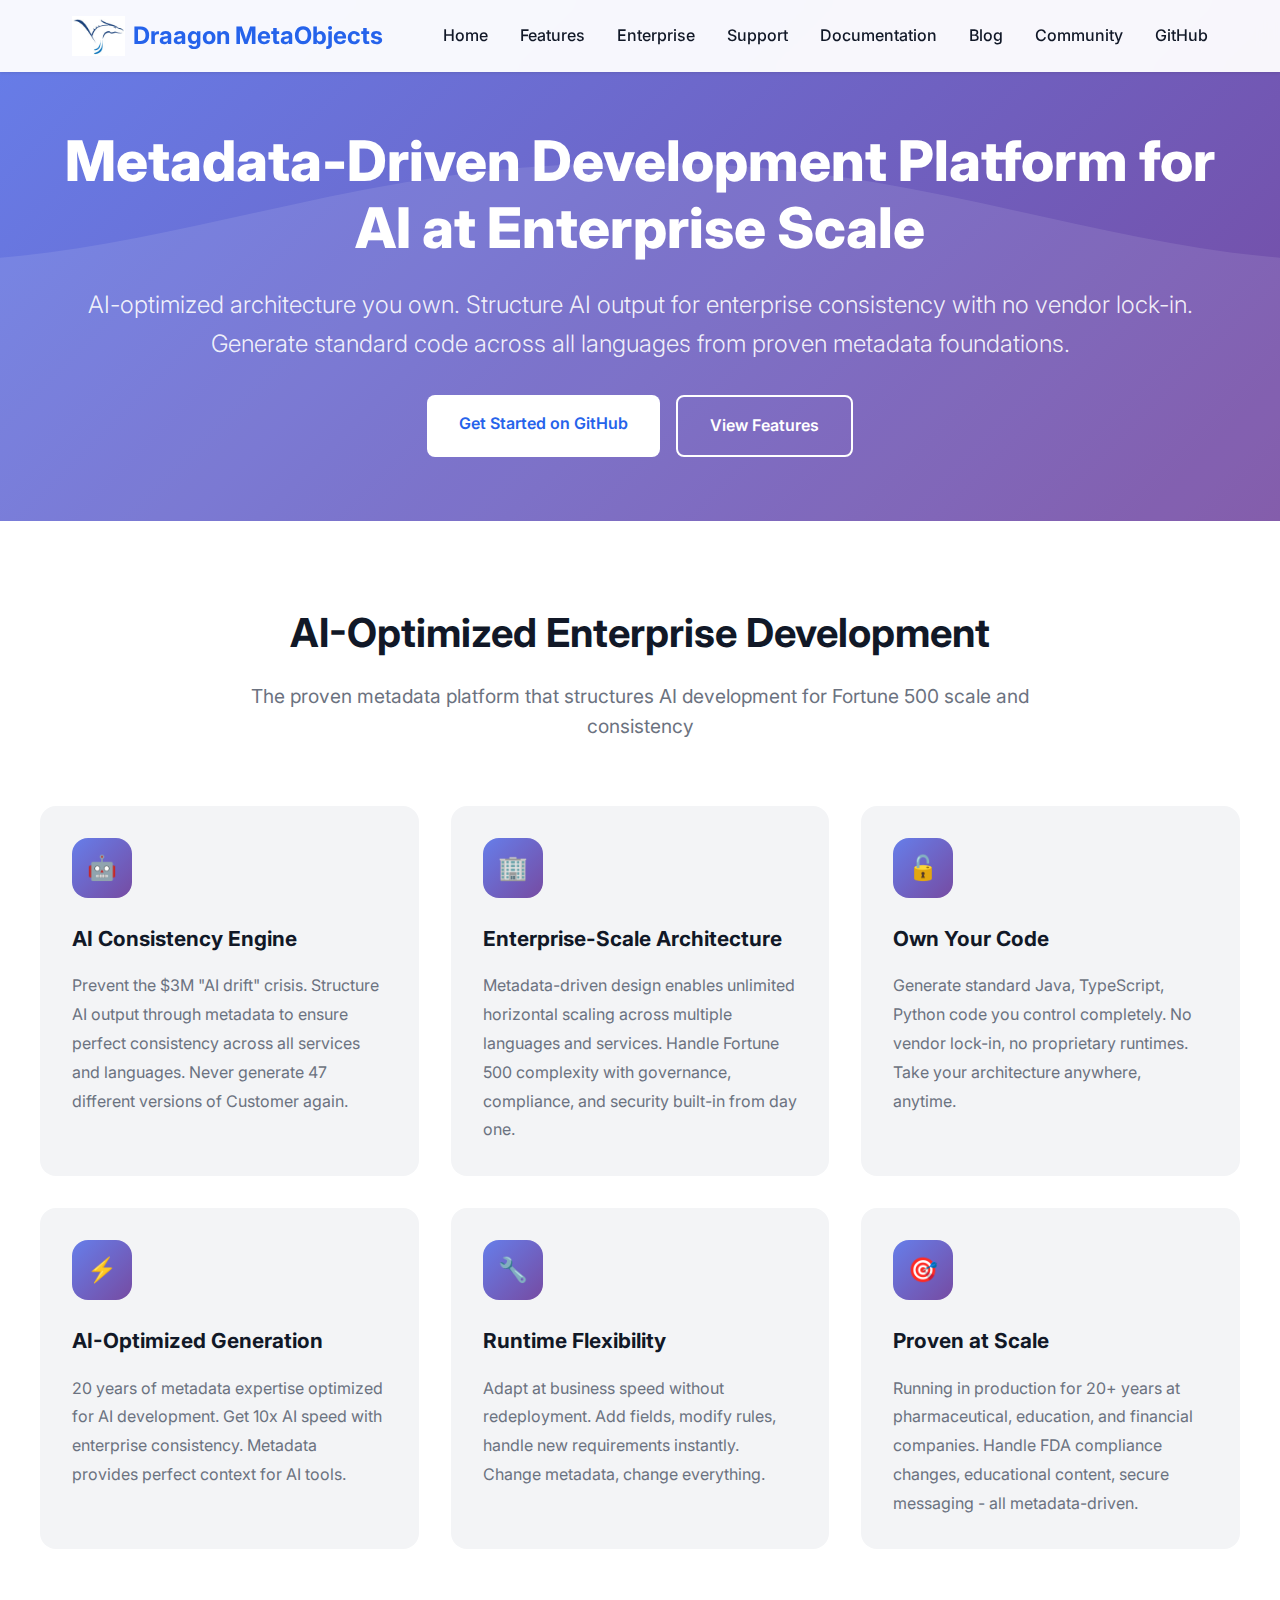
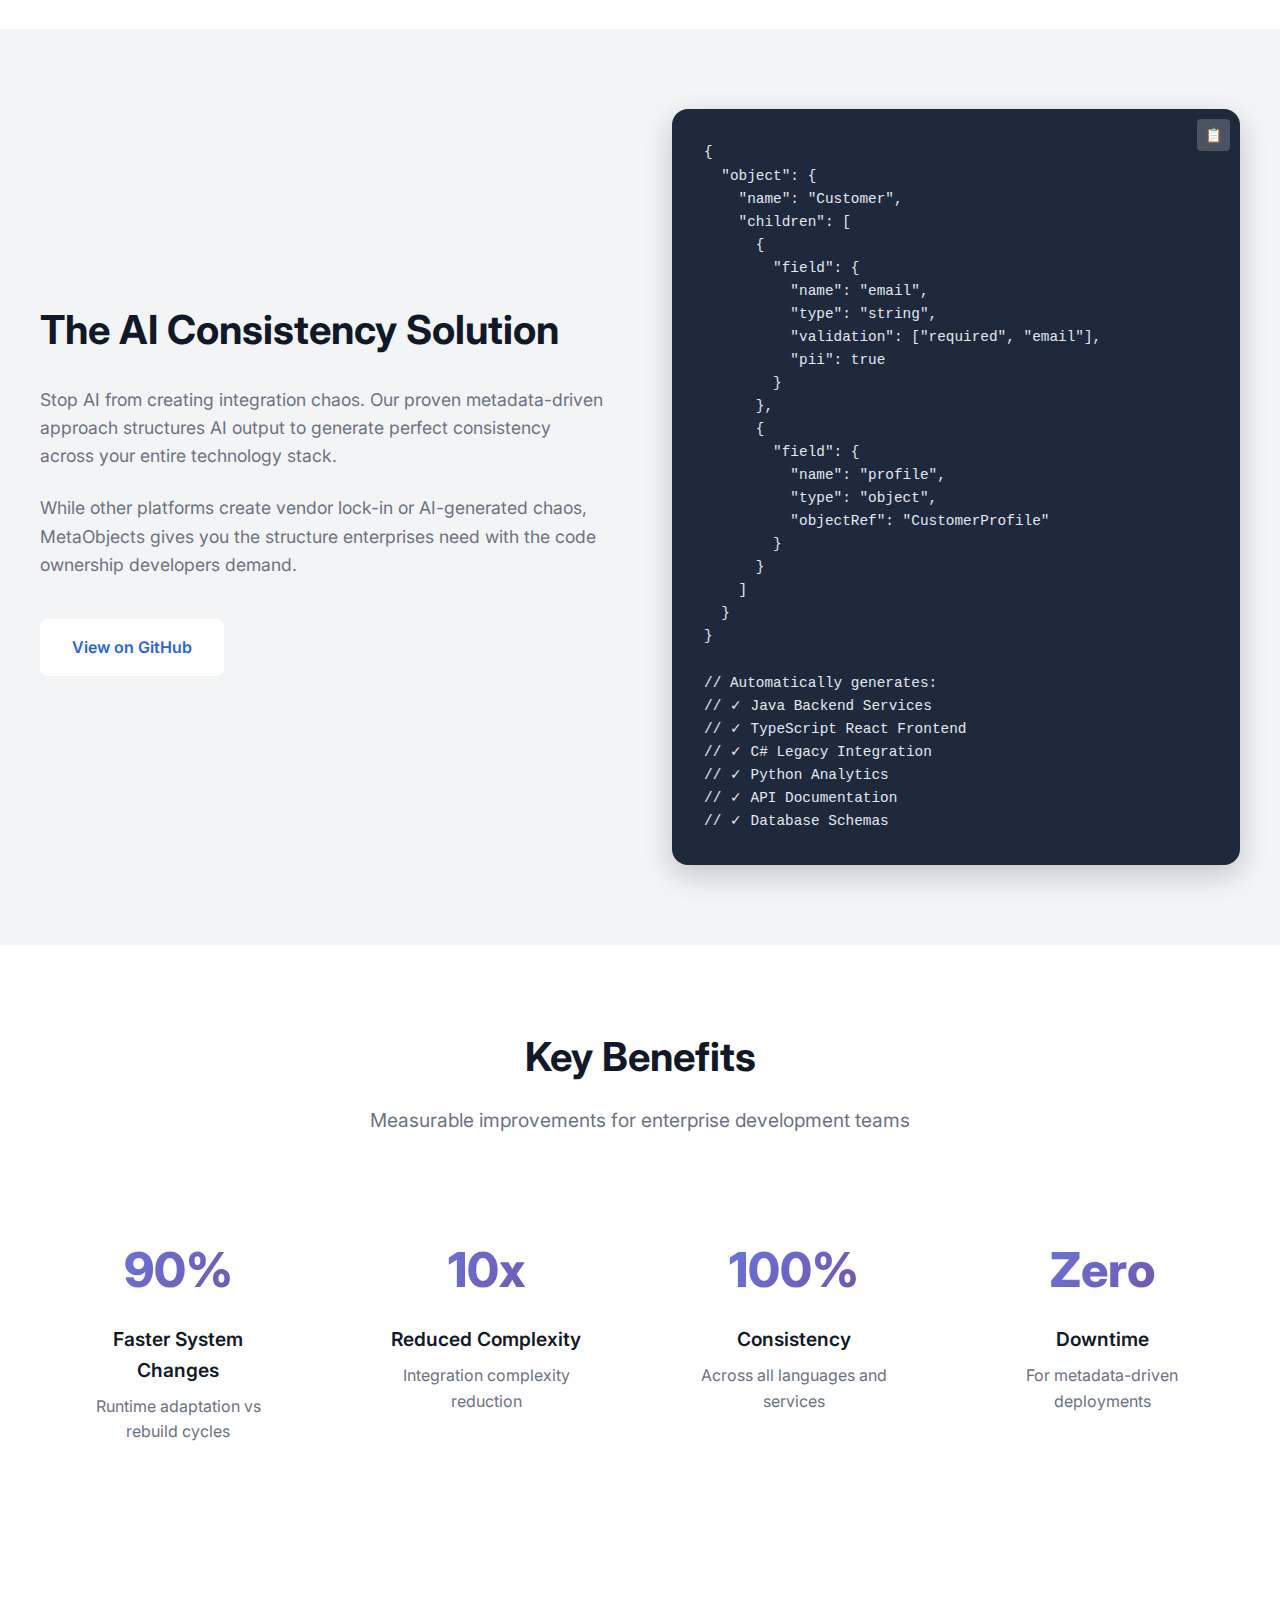
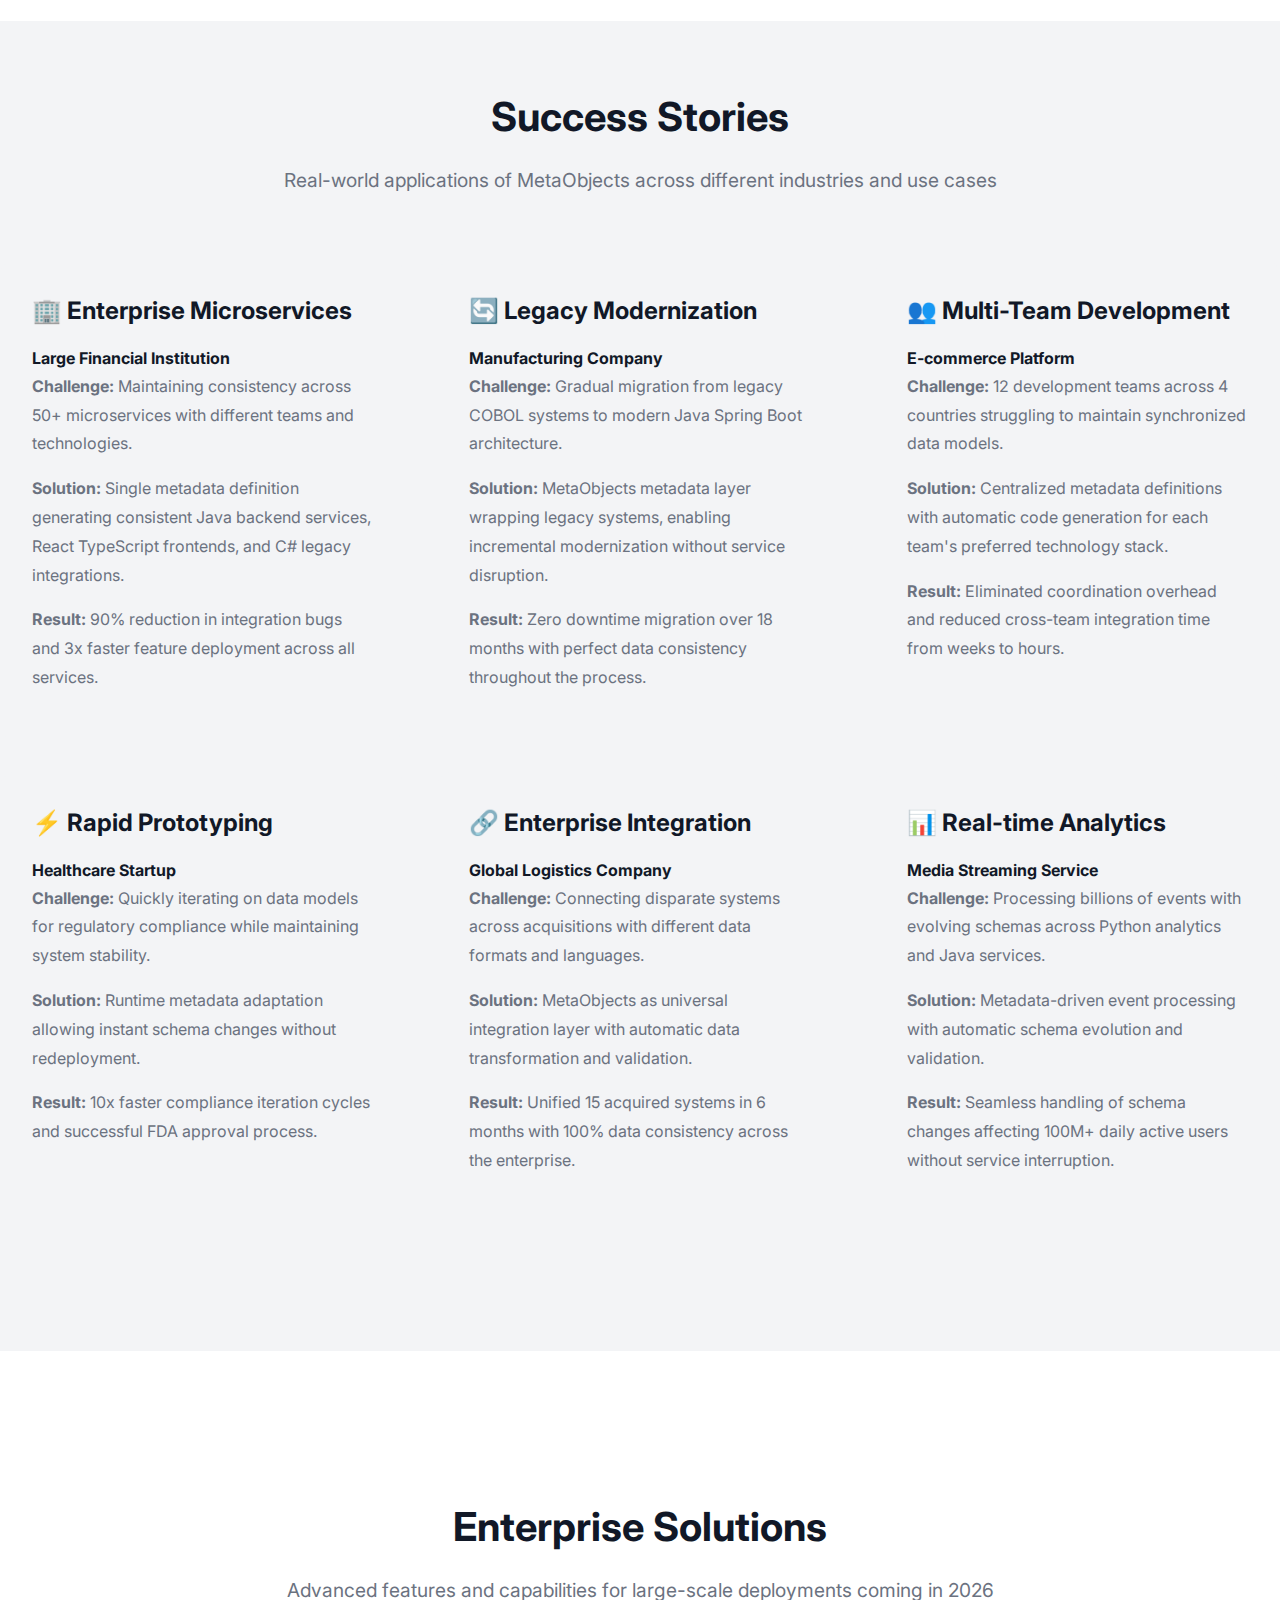
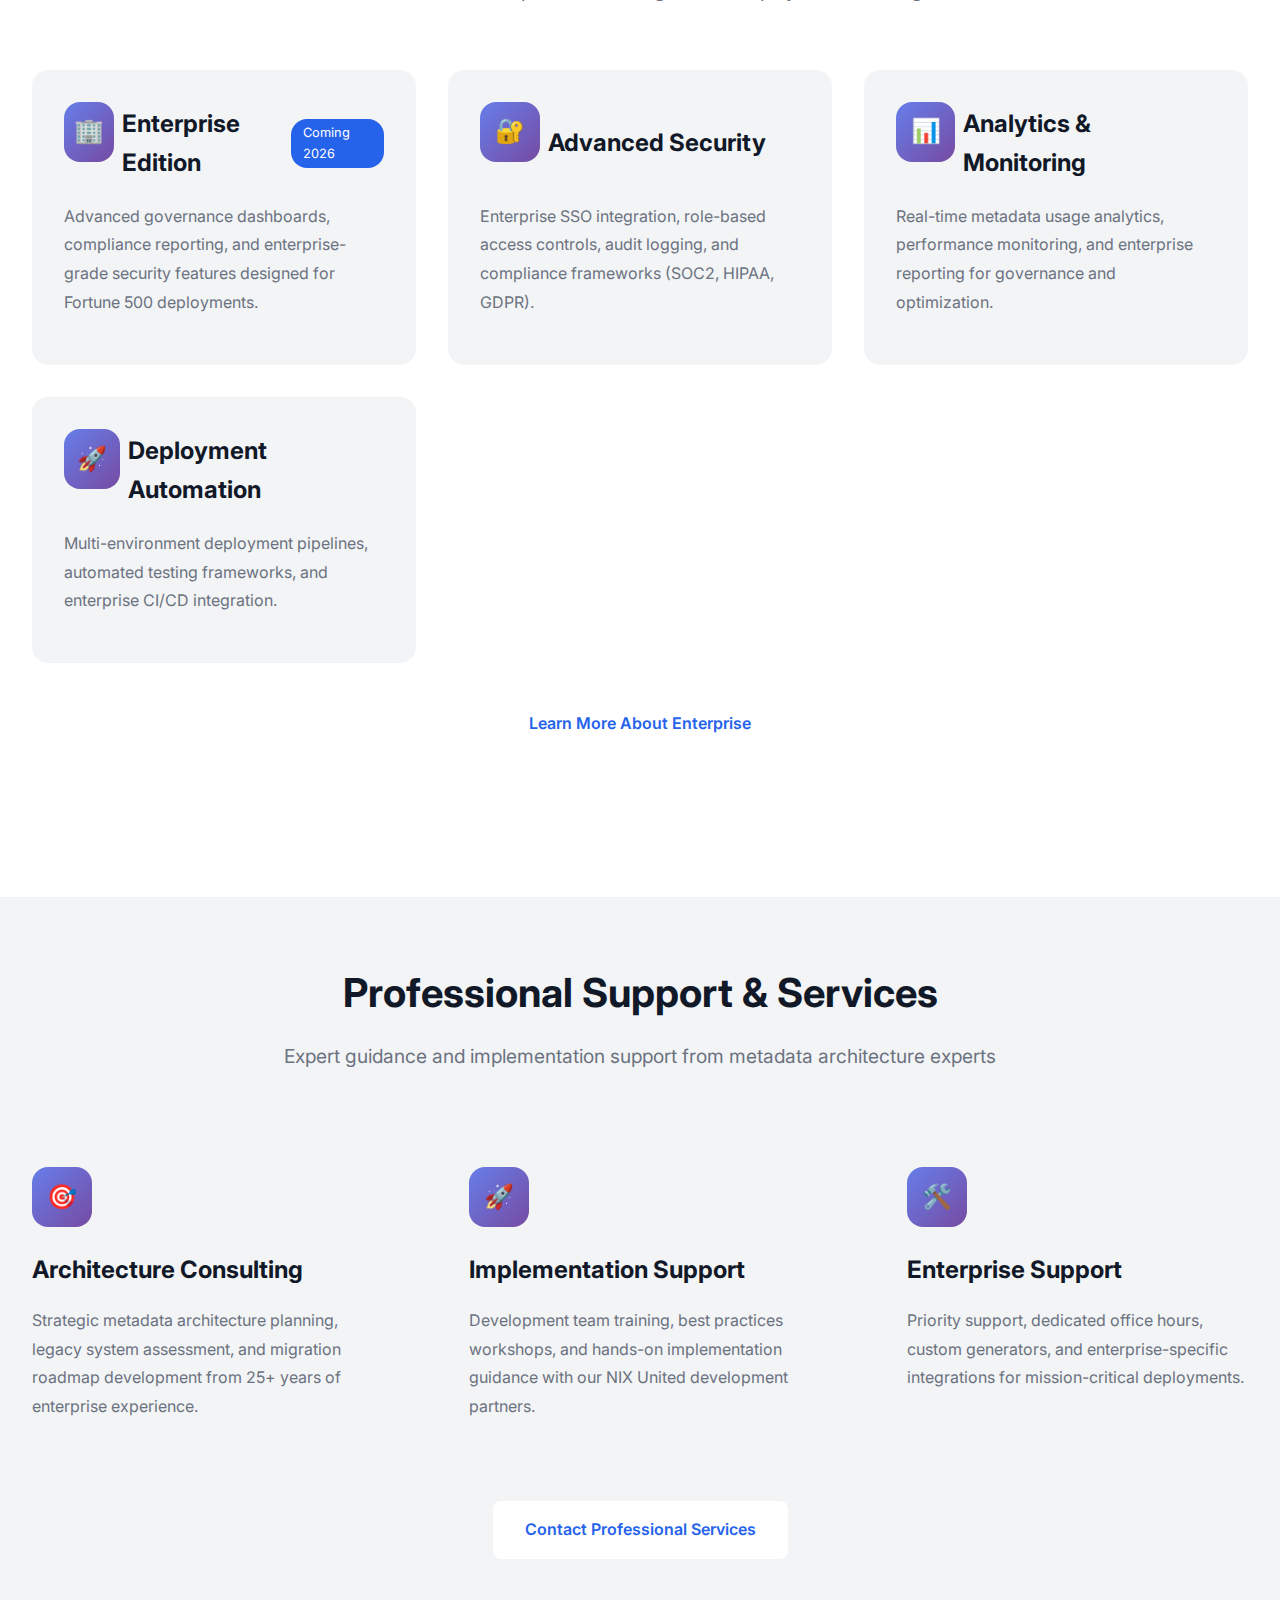
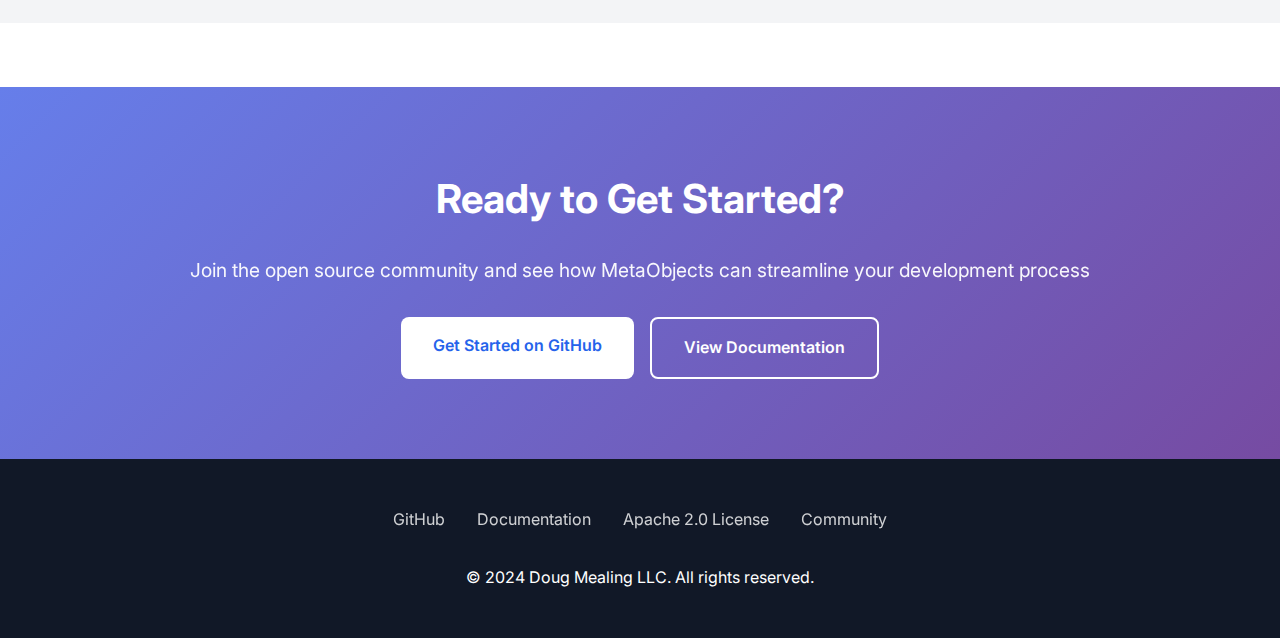
<file: index.html>
<!DOCTYPE html>
<html lang="en">
<head>
    <meta charset="UTF-8">
    <meta name="viewport" content="width=device-width, initial-scale=1.0">
    <title>Draagon MetaObjects - Metadata-Driven Development Platform for AI at Enterprise Scale</title>
    <meta name="description" content="AI-optimized architecture you own. Structure AI output for enterprise consistency with the proven metadata-driven development platform. 20 years battle-tested, AI-ready today.">
    <meta name="keywords" content="metadata-driven development, AI development platform, enterprise AI, AI consistency, enterprise scale AI, code ownership, AI-optimized architecture, enterprise development platform">
    <meta name="author" content="Doug Mealing LLC">
    
    <!-- Open Graph / Facebook -->
    <meta property="og:type" content="website">
    <meta property="og:url" content="https://draagon.github.io/">
    <meta property="og:title" content="Draagon MetaObjects - Metadata-Driven Development Platform for AI at Enterprise Scale">
    <meta property="og:description" content="AI-optimized architecture you own. Structure AI output for enterprise consistency with the proven metadata-driven development platform.">
    <meta property="og:image" content="https://draagon.github.io/images/logo.jpg">
    
    <!-- Twitter -->
    <meta property="twitter:card" content="summary_large_image">
    <meta property="twitter:url" content="https://draagon.github.io/">
    <meta property="twitter:title" content="Draagon MetaObjects - Metadata-Driven Development Platform for AI at Enterprise Scale">
    <meta property="twitter:description" content="AI-optimized architecture you own. Structure AI output for enterprise consistency with the proven metadata-driven development platform.">
    <meta property="twitter:image" content="https://draagon.github.io/images/logo.jpg">
    
    <!-- Canonical URL -->
    <link rel="canonical" href="https://draagon.github.io/">
    
    <!-- Favicon -->
    <link rel="icon" type="image/jpeg" href="images/logo_head.jpg">
    <link rel="apple-touch-icon" href="images/logo_head.jpg">
    
    <!-- Google Analytics -->
    <script async src="https://www.googletagmanager.com/gtag/js?id=GA_MEASUREMENT_ID"></script>
    <script>
        window.dataLayer = window.dataLayer || [];
        function gtag(){dataLayer.push(arguments);}
        gtag('js', new Date());
        gtag('config', 'GA_MEASUREMENT_ID');
    </script>
    
    <!-- Fonts -->
    <link href="https://fonts.googleapis.com/css2?family=Inter:wght@300;400;500;600;700;800&display=swap" rel="stylesheet">
    
    <!-- Styles -->
    <link rel="stylesheet" href="styles.css">
</head>
<body>
    <!-- Navigation -->
    <nav>
        <div class="nav-container">
            <a href="index.html" class="logo">
                <img src="images/logo_head.jpg" alt="Draagon Logo" />
                Draagon MetaObjects
            </a>
            <ul class="nav-links">
                <li><a href="index.html">Home</a></li>
                <li><a href="features.html">Features</a></li>
                <li><a href="enterprise.html">Enterprise</a></li>
                <li><a href="support.html">Support</a></li>
                <li><a href="docs.html">Documentation</a></li>
                <li><a href="blog.html">Blog</a></li>
                <li><a href="community.html">Community</a></li>
                <li><a href="https://github.com/Draagon/draagon-metaobjects" target="_blank">GitHub</a></li>
            </ul>
        </div>
    </nav>
    
    <!-- Hero Section -->
    <section class="hero">
        <div class="hero-content">
            <h1>Metadata-Driven Development Platform for AI at Enterprise Scale</h1>
            <p class="tagline">AI-optimized architecture you own. Structure AI output for enterprise consistency with no vendor lock-in. Generate standard code across all languages from proven metadata foundations.</p>
            <div class="hero-buttons">
                <a href="https://github.com/Draagon/draagon-metaobjects" class="btn btn-primary" target="_blank">Get Started on GitHub</a>
                <a href="features.html" class="btn btn-secondary">View Features</a>
            </div>
        </div>
    </section>
    
    <!-- Features Section -->
    <section class="features" id="features">
        <div class="section-header">
            <h2>AI-Optimized Enterprise Development</h2>
            <p>The proven metadata platform that structures AI development for Fortune 500 scale and consistency</p>
        </div>
        <div class="features-grid">
            <div class="feature-card">
                <div class="feature-icon">🤖</div>
                <h3>AI Consistency Engine</h3>
                <p>Prevent the $3M "AI drift" crisis. Structure AI output through metadata to ensure perfect consistency across all services and languages. Never generate 47 different versions of Customer again.</p>
            </div>
            <div class="feature-card">
                <div class="feature-icon">🏢</div>
                <h3>Enterprise-Scale Architecture</h3>
                <p>Metadata-driven design enables unlimited horizontal scaling across multiple languages and services. Handle Fortune 500 complexity with governance, compliance, and security built-in from day one.</p>
            </div>
            <div class="feature-card">
                <div class="feature-icon">🔓</div>
                <h3>Own Your Code</h3>
                <p>Generate standard Java, TypeScript, Python code you control completely. No vendor lock-in, no proprietary runtimes. Take your architecture anywhere, anytime.</p>
            </div>
            <div class="feature-card">
                <div class="feature-icon">⚡</div>
                <h3>AI-Optimized Generation</h3>
                <p>20 years of metadata expertise optimized for AI development. Get 10x AI speed with enterprise consistency. Metadata provides perfect context for AI tools.</p>
            </div>
            <div class="feature-card">
                <div class="feature-icon">🔧</div>
                <h3>Runtime Flexibility</h3>
                <p>Adapt at business speed without redeployment. Add fields, modify rules, handle new requirements instantly. Change metadata, change everything.</p>
            </div>
            <div class="feature-card">
                <div class="feature-icon">🎯</div>
                <h3>Proven at Scale</h3>
                <p>Running in production for 20+ years at pharmaceutical, education, and financial companies. Handle FDA compliance changes, educational content, secure messaging - all metadata-driven.</p>
            </div>
        </div>
    </section>
    
    <!-- Architecture Section -->
    <section class="architecture" id="architecture">
        <div class="architecture-content">
            <div class="architecture-text">
                <h2>The AI Consistency Solution</h2>
                <p>Stop AI from creating integration chaos. Our proven metadata-driven approach structures AI output to generate perfect consistency across your entire technology stack.</p>
                <p>While other platforms create vendor lock-in or AI-generated chaos, MetaObjects gives you the structure enterprises need with the code ownership developers demand.</p>
                <a href="https://github.com/Draagon/draagon-metaobjects" class="btn btn-primary" style="margin-top: 1rem;">View on GitHub</a>
            </div>
            <div class="code-block">
                <pre>{
  "object": {
    "name": "Customer",
    "children": [
      {
        "field": {
          "name": "email",
          "type": "string",
          "validation": ["required", "email"],
          "pii": true
        }
      },
      {
        "field": {
          "name": "profile",
          "type": "object",
          "objectRef": "CustomerProfile"
        }
      }
    ]
  }
}

// Automatically generates:
// ✓ Java Backend Services
// ✓ TypeScript React Frontend
// ✓ C# Legacy Integration
// ✓ Python Analytics
// ✓ API Documentation
// ✓ Database Schemas</pre>
            </div>
        </div>
    </section>
    
    <!-- Benefits Section -->
    <section class="benefits" id="benefits">
        <div class="section-header">
            <h2>Key Benefits</h2>
            <p>Measurable improvements for enterprise development teams</p>
        </div>
        <div class="benefits-grid">
            <div class="benefit-item">
                <div class="benefit-number">90%</div>
                <div class="benefit-label">Faster System Changes</div>
                <div class="benefit-description">Runtime adaptation vs rebuild cycles</div>
            </div>
            <div class="benefit-item">
                <div class="benefit-number">10x</div>
                <div class="benefit-label">Reduced Complexity</div>
                <div class="benefit-description">Integration complexity reduction</div>
            </div>
            <div class="benefit-item">
                <div class="benefit-number">100%</div>
                <div class="benefit-label">Consistency</div>
                <div class="benefit-description">Across all languages and services</div>
            </div>
            <div class="benefit-item">
                <div class="benefit-number">Zero</div>
                <div class="benefit-label">Downtime</div>
                <div class="benefit-description">For metadata-driven deployments</div>
            </div>
        </div>
    </section>
    
    <!-- Case Studies Section -->
    <section class="section" style="background: var(--light-gray); margin: 4rem -2rem; padding: 4rem 2rem;">
        <div class="section-header">
            <h2>Success Stories</h2>
            <p>Real-world applications of MetaObjects across different industries and use cases</p>
        </div>
        
        <div class="content-grid">
            <div class="content-card">
                <h3>🏢 Enterprise Microservices</h3>
                <h4>Large Financial Institution</h4>
                <p><strong>Challenge:</strong> Maintaining consistency across 50+ microservices with different teams and technologies.</p>
                <p><strong>Solution:</strong> Single metadata definition generating consistent Java backend services, React TypeScript frontends, and C# legacy integrations.</p>
                <p><strong>Result:</strong> 90% reduction in integration bugs and 3x faster feature deployment across all services.</p>
            </div>
            
            <div class="content-card">
                <h3>🔄 Legacy Modernization</h3>
                <h4>Manufacturing Company</h4>
                <p><strong>Challenge:</strong> Gradual migration from legacy COBOL systems to modern Java Spring Boot architecture.</p>
                <p><strong>Solution:</strong> MetaObjects metadata layer wrapping legacy systems, enabling incremental modernization without service disruption.</p>
                <p><strong>Result:</strong> Zero downtime migration over 18 months with perfect data consistency throughout the process.</p>
            </div>
            
            <div class="content-card">
                <h3>👥 Multi-Team Development</h3>
                <h4>E-commerce Platform</h4>
                <p><strong>Challenge:</strong> 12 development teams across 4 countries struggling to maintain synchronized data models.</p>
                <p><strong>Solution:</strong> Centralized metadata definitions with automatic code generation for each team's preferred technology stack.</p>
                <p><strong>Result:</strong> Eliminated coordination overhead and reduced cross-team integration time from weeks to hours.</p>
            </div>
            
            <div class="content-card">
                <h3>⚡ Rapid Prototyping</h3>
                <h4>Healthcare Startup</h4>
                <p><strong>Challenge:</strong> Quickly iterating on data models for regulatory compliance while maintaining system stability.</p>
                <p><strong>Solution:</strong> Runtime metadata adaptation allowing instant schema changes without redeployment.</p>
                <p><strong>Result:</strong> 10x faster compliance iteration cycles and successful FDA approval process.</p>
            </div>
            
            <div class="content-card">
                <h3>🔗 Enterprise Integration</h3>
                <h4>Global Logistics Company</h4>
                <p><strong>Challenge:</strong> Connecting disparate systems across acquisitions with different data formats and languages.</p>
                <p><strong>Solution:</strong> MetaObjects as universal integration layer with automatic data transformation and validation.</p>
                <p><strong>Result:</strong> Unified 15 acquired systems in 6 months with 100% data consistency across the enterprise.</p>
            </div>
            
            <div class="content-card">
                <h3>📊 Real-time Analytics</h3>
                <h4>Media Streaming Service</h4>
                <p><strong>Challenge:</strong> Processing billions of events with evolving schemas across Python analytics and Java services.</p>
                <p><strong>Solution:</strong> Metadata-driven event processing with automatic schema evolution and validation.</p>
                <p><strong>Result:</strong> Seamless handling of schema changes affecting 100M+ daily active users without service interruption.</p>
            </div>
        </div>
    </section>
    
    <!-- Enterprise Solutions Section -->
    <section class="section" id="enterprise">
        <div class="section-header">
            <h2>Enterprise Solutions</h2>
            <p>Advanced features and capabilities for large-scale deployments coming in 2026</p>
        </div>
        <div class="content-grid" style="margin-bottom: 2rem;">
            <div class="content-card">
                <div style="display: flex; align-items: center; margin-bottom: 1rem;">
                    <div class="feature-icon">🏢</div>
                    <h3 style="margin: 0; margin-left: 0.5rem;">Enterprise Edition</h3>
                    <span style="background: var(--primary); color: white; padding: 0.25rem 0.75rem; border-radius: 1rem; font-size: 0.8rem; margin-left: auto;">Coming 2026</span>
                </div>
                <p>Advanced governance dashboards, compliance reporting, and enterprise-grade security features designed for Fortune 500 deployments.</p>
            </div>
            <div class="content-card">
                <div style="display: flex; align-items: center; margin-bottom: 1rem;">
                    <div class="feature-icon">🔐</div>
                    <h3 style="margin: 0; margin-left: 0.5rem;">Advanced Security</h3>
                </div>
                <p>Enterprise SSO integration, role-based access controls, audit logging, and compliance frameworks (SOC2, HIPAA, GDPR).</p>
            </div>
            <div class="content-card">
                <div style="display: flex; align-items: center; margin-bottom: 1rem;">
                    <div class="feature-icon">📊</div>
                    <h3 style="margin: 0; margin-left: 0.5rem;">Analytics & Monitoring</h3>
                </div>
                <p>Real-time metadata usage analytics, performance monitoring, and enterprise reporting for governance and optimization.</p>
            </div>
            <div class="content-card">
                <div style="display: flex; align-items: center; margin-bottom: 1rem;">
                    <div class="feature-icon">🚀</div>
                    <h3 style="margin: 0; margin-left: 0.5rem;">Deployment Automation</h3>
                </div>
                <p>Multi-environment deployment pipelines, automated testing frameworks, and enterprise CI/CD integration.</p>
            </div>
        </div>
        <div style="text-align: center;">
            <a href="enterprise.html" class="btn btn-primary">Learn More About Enterprise</a>
        </div>
    </section>
    
    <!-- Professional Support Section -->
    <section class="section" style="background: var(--light-gray); margin: 4rem -2rem; padding: 4rem 2rem;">
        <div class="section-header">
            <h2>Professional Support & Services</h2>
            <p>Expert guidance and implementation support from metadata architecture experts</p>
        </div>
        <div class="content-grid" style="margin-bottom: 2rem;">
            <div class="content-card">
                <div class="feature-icon">🎯</div>
                <h3>Architecture Consulting</h3>
                <p>Strategic metadata architecture planning, legacy system assessment, and migration roadmap development from 25+ years of enterprise experience.</p>
            </div>
            <div class="content-card">
                <div class="feature-icon">🚀</div>
                <h3>Implementation Support</h3>
                <p>Development team training, best practices workshops, and hands-on implementation guidance with our NIX United development partners.</p>
            </div>
            <div class="content-card">
                <div class="feature-icon">🛠️</div>
                <h3>Enterprise Support</h3>
                <p>Priority support, dedicated office hours, custom generators, and enterprise-specific integrations for mission-critical deployments.</p>
            </div>
        </div>
        <div style="text-align: center;">
            <a href="support.html" class="btn btn-primary">Contact Professional Services</a>
        </div>
    </section>
    
    <!-- CTA Section -->
    <section class="cta">
        <h2>Ready to Get Started?</h2>
        <p>Join the open source community and see how MetaObjects can streamline your development process</p>
        <div class="hero-buttons">
            <a href="https://github.com/Draagon/draagon-metaobjects" class="btn btn-primary" target="_blank">Get Started on GitHub</a>
            <a href="docs.html" class="btn btn-secondary">View Documentation</a>
        </div>
    </section>
    
    <!-- Footer -->
    <footer>
        <div class="footer-content">
            <div class="footer-links">
                <a href="https://github.com/Draagon/draagon-metaobjects" target="_blank">GitHub</a>
                <a href="https://github.com/Draagon/draagon-metaobjects/blob/main/README.md" target="_blank">Documentation</a>
                <a href="https://github.com/Draagon/draagon-metaobjects/blob/main/LICENSE" target="_blank">Apache 2.0 License</a>
                <a href="https://github.com/Draagon/draagon-metaobjects/discussions" target="_blank">Community</a>
            </div>
            <p>&copy; 2024 Doug Mealing LLC. All rights reserved.</p>
        </div>
    </footer>
    
    <!-- Structured Data -->
    <script type="application/ld+json">
    {
        "@context": "https://schema.org",
        "@type": "SoftwareApplication",
        "name": "Draagon MetaObjects",
        "description": "Metadata-Driven Development Platform for AI at Enterprise Scale - AI-optimized architecture you own",
        "applicationCategory": "DeveloperApplication",
        "operatingSystem": "Java",
        "offers": {
            "@type": "Offer",
            "price": "0",
            "priceCurrency": "USD"
        },
        "author": {
            "@type": "Organization",
            "name": "Doug Mealing LLC"
        },
        "codeRepository": "https://github.com/Draagon/draagon-metaobjects",
        "license": "https://github.com/Draagon/draagon-metaobjects/blob/main/LICENSE",
        "programmingLanguage": ["Java", "TypeScript", "C#", "Python"]
    }
    </script>
    
    <!-- Scripts -->
    <script src="script.js"></script>
</body>
</html>
</file>
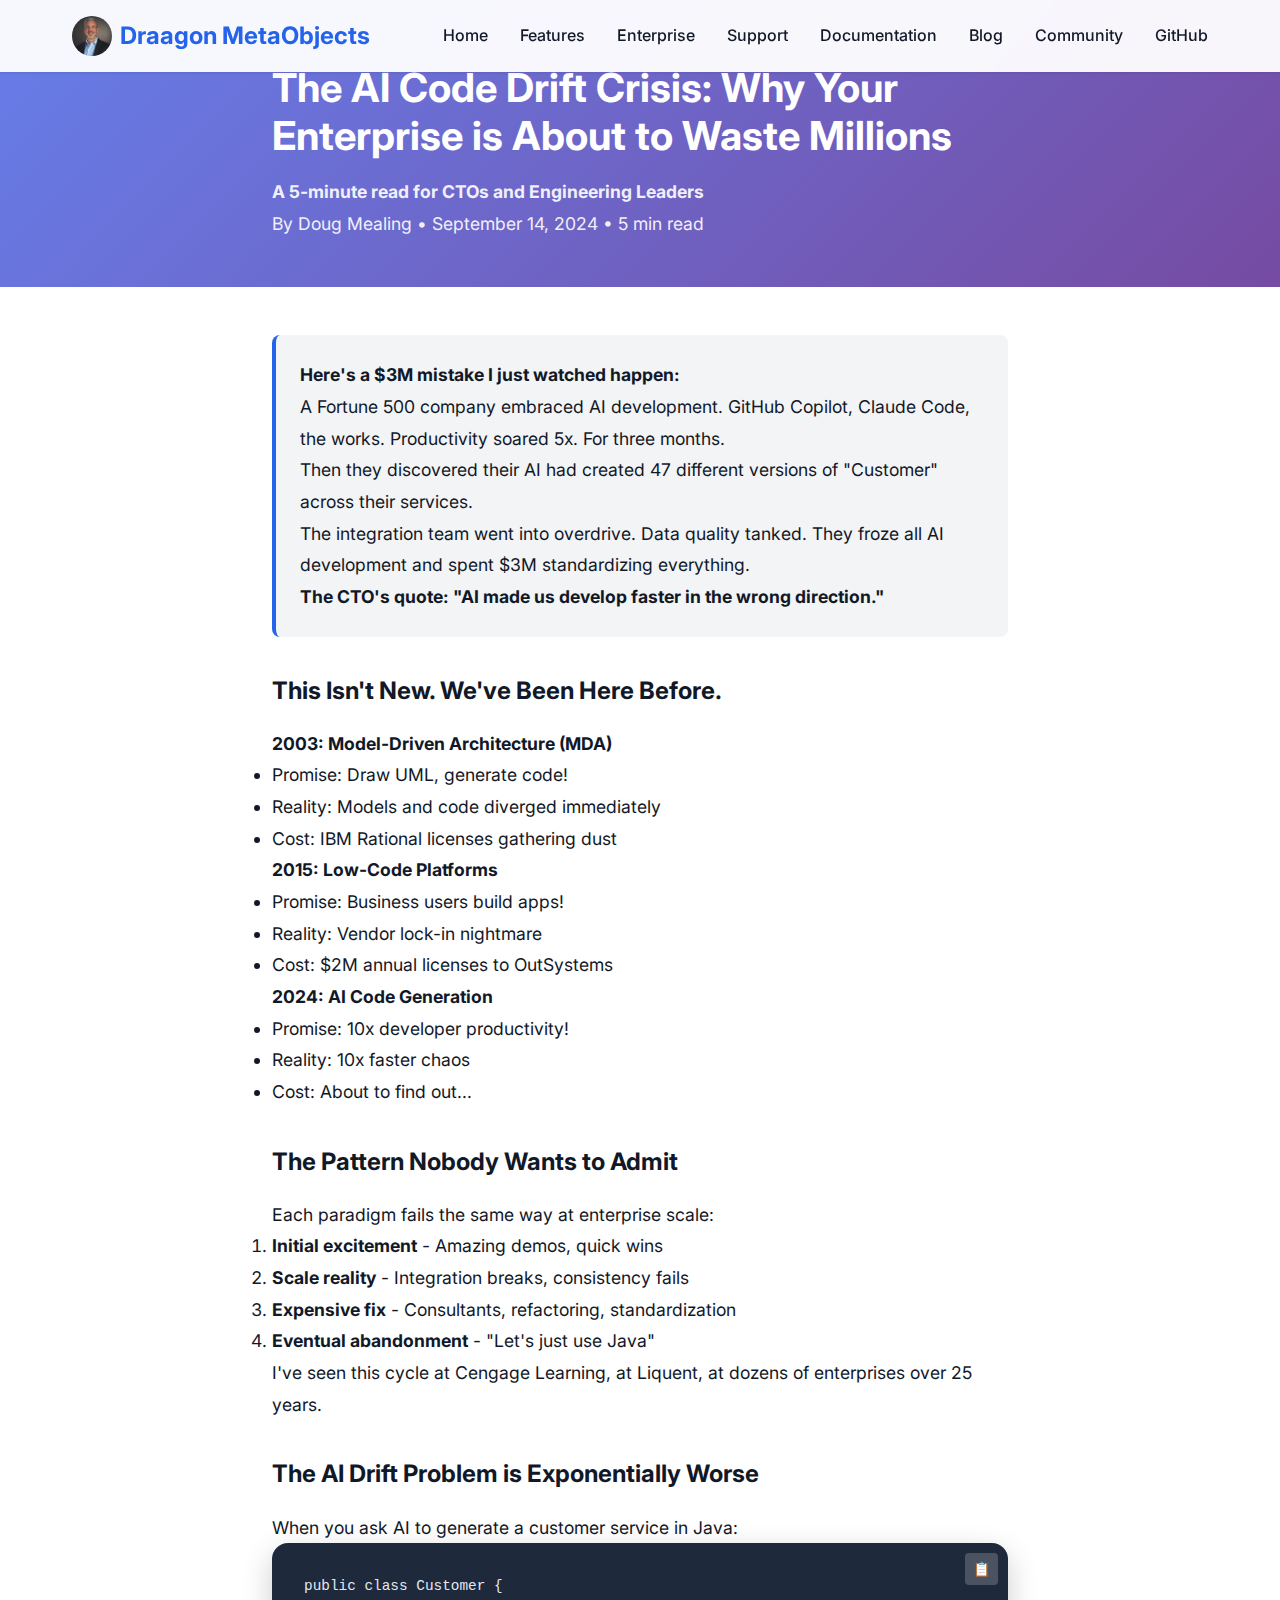
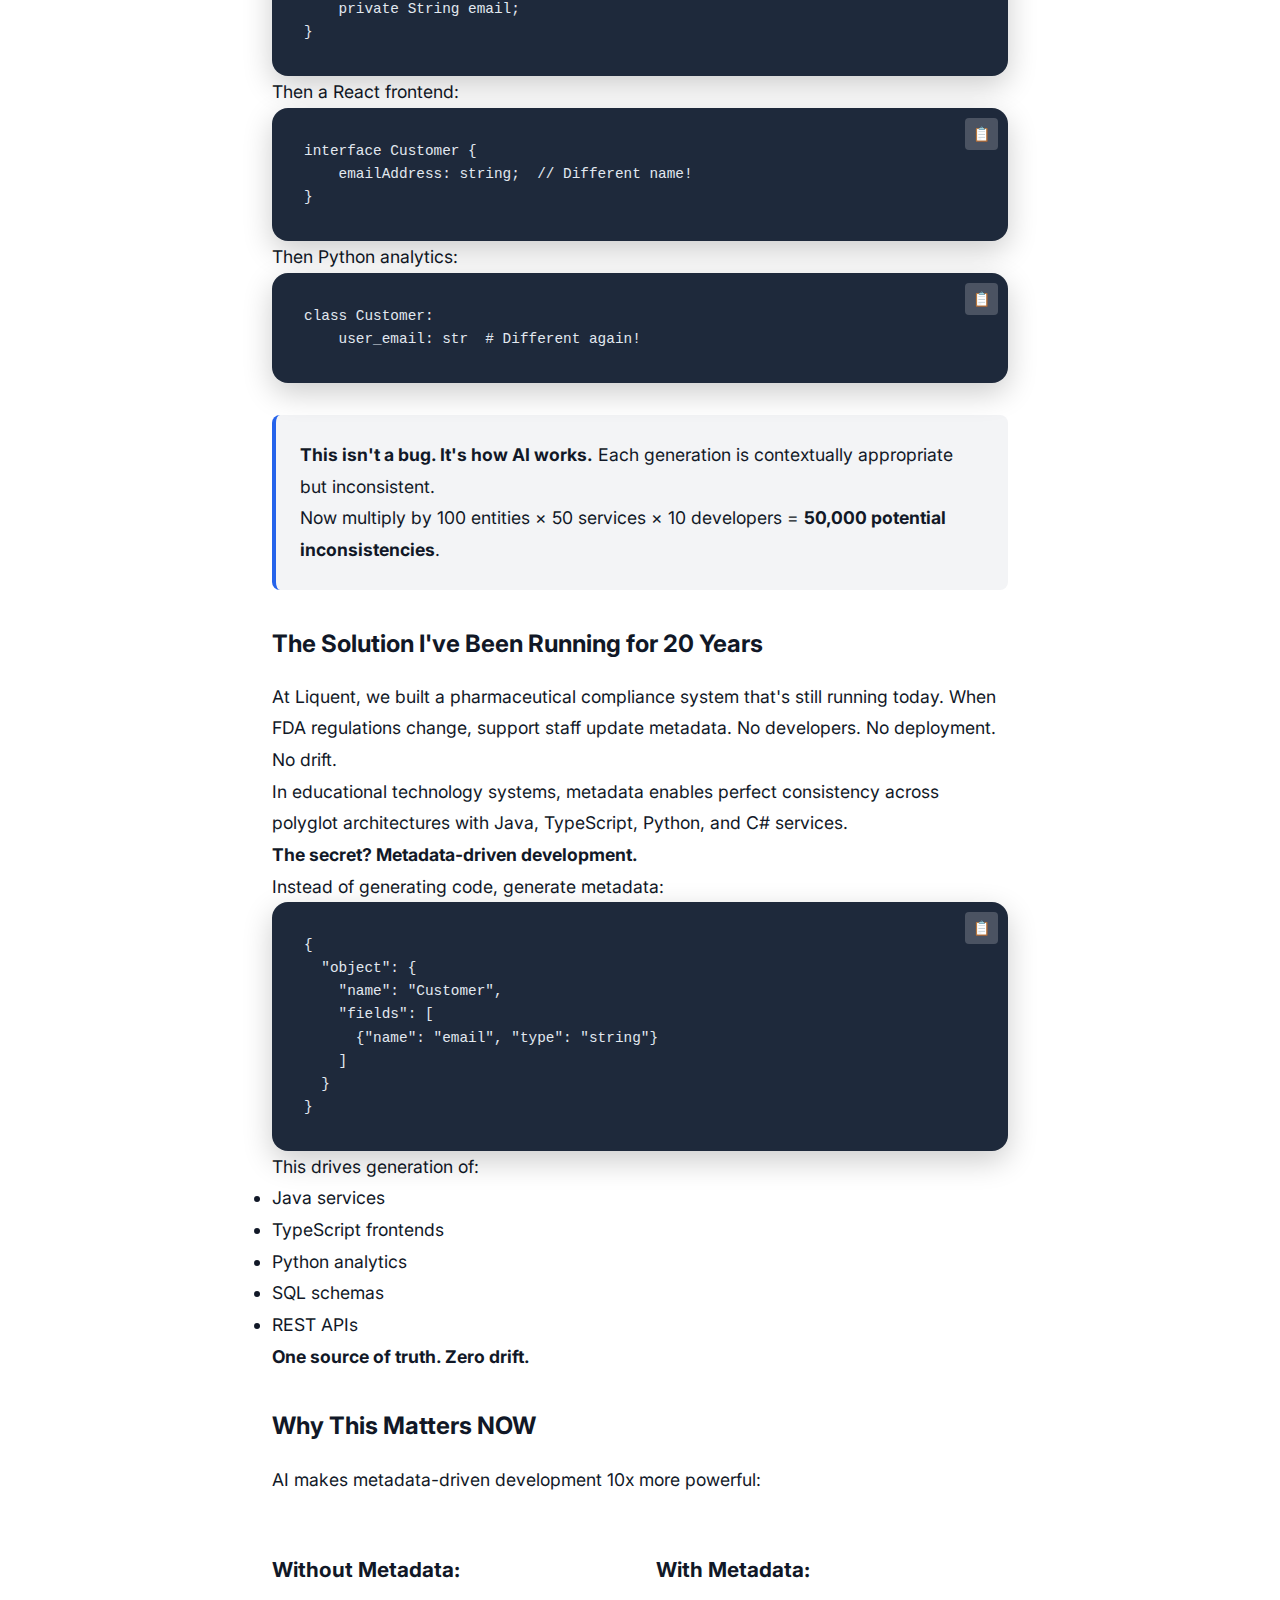
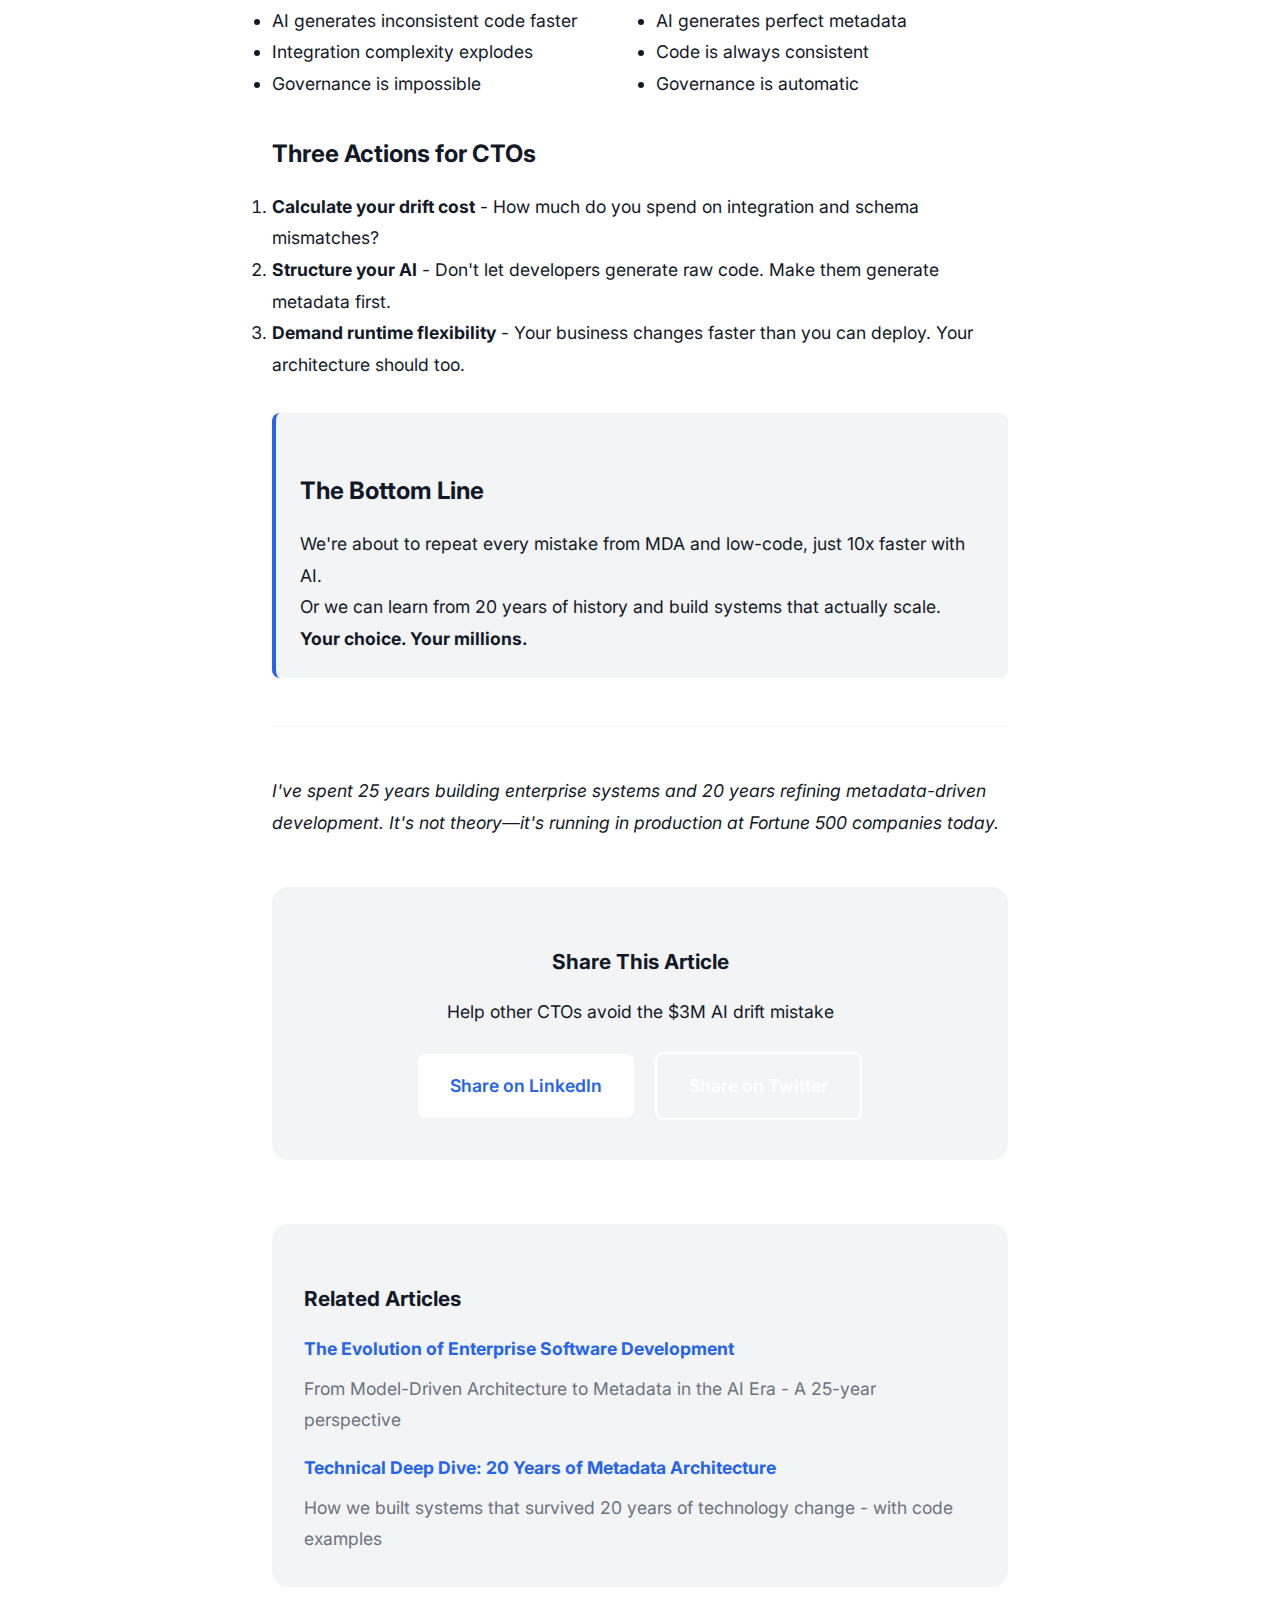
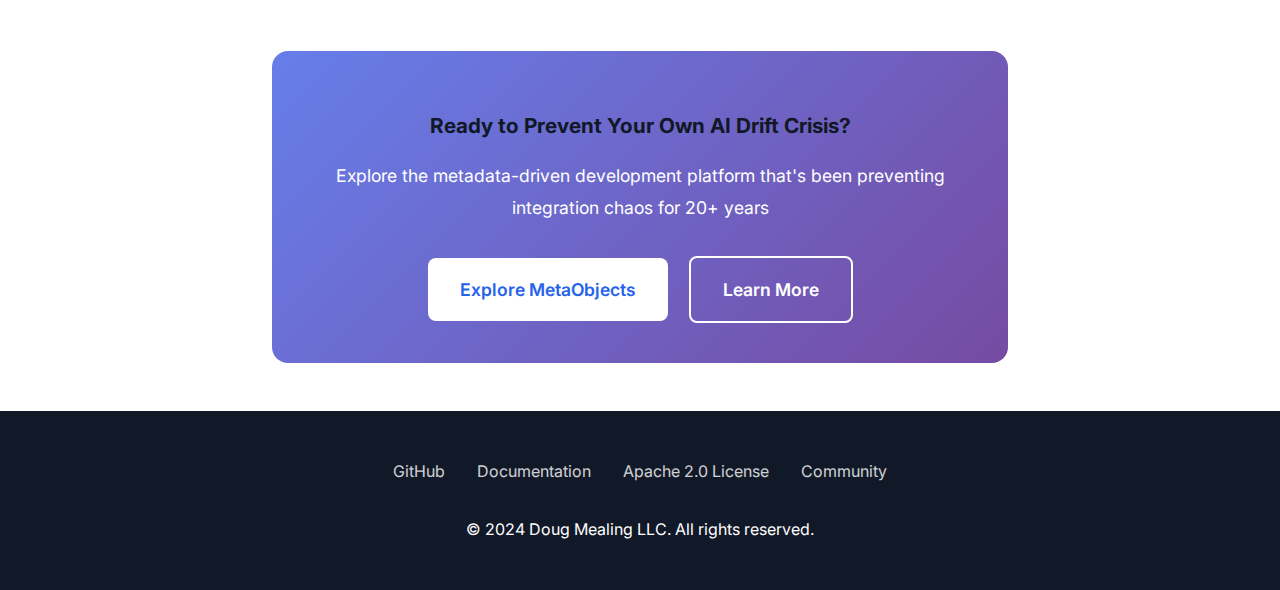
<file: ai-code-drift-crisis.html>
<!DOCTYPE html>
<html lang="en">
<head>
    <meta charset="UTF-8">
    <meta name="viewport" content="width=device-width, initial-scale=1.0">
    <title>The AI Code Drift Crisis: Why Your Enterprise is About to Waste Millions | Draagon MetaObjects</title>
    <meta name="description" content="A Fortune 500 company's $3M mistake with AI development. How AI creates 47 different versions of Customer objects and the metadata solution that prevents chaos.">
    <meta name="keywords" content="AI code drift, enterprise AI development, AI integration crisis, metadata-driven development, AI consistency, enterprise AI problems">
    <meta name="author" content="Doug Mealing">
    <meta name="article:published_time" content="2024-09-14">
    <meta name="article:author" content="Doug Mealing">
    <meta name="article:section" content="Enterprise AI Development">
    
    <!-- Open Graph / Facebook -->
    <meta property="og:type" content="article">
    <meta property="og:url" content="https://draagon.github.io/ai-code-drift-crisis.html">
    <meta property="og:title" content="The AI Code Drift Crisis: Why Your Enterprise is About to Waste Millions">
    <meta property="og:description" content="A Fortune 500 company's $3M mistake with AI development. How AI creates integration chaos and the proven solution that prevents it.">
    <meta property="og:image" content="https://draagon.github.io/images/headshot_2023.png">
    <meta property="og:image:width" content="1200">
    <meta property="og:image:height" content="630">
    
    <!-- Twitter -->
    <meta property="twitter:card" content="summary_large_image">
    <meta property="twitter:url" content="https://draagon.github.io/ai-code-drift-crisis.html">
    <meta property="twitter:title" content="The AI Code Drift Crisis: Why Your Enterprise is About to Waste Millions">
    <meta property="twitter:description" content="A Fortune 500 company's $3M mistake with AI development. How AI creates integration chaos and the proven solution that prevents it.">
    <meta property="twitter:image" content="https://draagon.github.io/images/headshot_2023.png">
    
    <!-- Canonical URL -->
    <link rel="canonical" href="https://draagon.github.io/ai-code-drift-crisis.html">
    
    <!-- Favicon -->
    <link rel="icon" type="image/jpeg" href="images/logo_head.jpg">
    <link rel="apple-touch-icon" href="images/logo_head.jpg">
    
    <!-- Google Analytics -->
    <script async src="https://www.googletagmanager.com/gtag/js?id=GA_MEASUREMENT_ID"></script>
    <script>
        window.dataLayer = window.dataLayer || [];
        function gtag(){dataLayer.push(arguments);}
        gtag('js', new Date());
        gtag('config', 'GA_MEASUREMENT_ID');
    </script>
    
    <!-- Fonts -->
    <link href="https://fonts.googleapis.com/css2?family=Inter:wght@300;400;500;600;700;800&display=swap" rel="stylesheet">
    
    <!-- Styles -->
    <link rel="stylesheet" href="styles.css">
    
    <!-- Article-specific styles -->
    <style>
        .article-header {
            background: linear-gradient(135deg, #667eea 0%, #764ba2 100%);
            color: white;
            padding: 4rem 2rem 2rem;
            margin-bottom: 3rem;
        }
        .article-header h1 {
            font-size: 2.5rem;
            margin-bottom: 1rem;
            line-height: 1.2;
        }
        .article-meta {
            opacity: 0.9;
            margin-bottom: 1rem;
        }
        .article-content {
            max-width: 800px;
            margin: 0 auto;
            padding: 0 2rem;
            line-height: 1.8;
            font-size: 1.1rem;
        }
        .article-content h2 {
            color: var(--dark);
            margin: 2rem 0 1rem 0;
            font-size: 1.5rem;
        }
        .article-content h3 {
            color: var(--dark);
            margin: 1.5rem 0 1rem 0;
            font-size: 1.3rem;
        }
        .callout {
            background: var(--light-gray);
            padding: 1.5rem;
            border-radius: 0.5rem;
            margin: 2rem 0;
            border-left: 4px solid var(--primary);
        }
        .share-buttons {
            text-align: center;
            margin: 3rem 0;
            padding: 2rem;
            background: var(--light-gray);
            border-radius: 1rem;
        }
    </style>
</head>
<body>
    <!-- Navigation -->
    <nav>
        <div class="nav-container">
            <a href="index.html" class="logo">
                <img src="images/headshot_2023_sm.png" alt="Doug Mealing - Draagon Founder" style="border-radius: 50%; width: 40px; height: 40px; object-fit: cover;" />
                Draagon MetaObjects
            </a>
            <ul class="nav-links">
                <li><a href="index.html">Home</a></li>
                <li><a href="features.html">Features</a></li>
                <li><a href="enterprise.html">Enterprise</a></li>
                <li><a href="support.html">Support</a></li>
                <li><a href="docs.html">Documentation</a></li>
                <li><a href="blog.html">Blog</a></li>
                <li><a href="community.html">Community</a></li>
                <li><a href="https://github.com/Draagon/draagon-metaobjects" target="_blank">GitHub</a></li>
            </ul>
        </div>
    </nav>
    
    <!-- Article Header -->
    <header class="article-header">
        <div class="article-content">
            <h1>The AI Code Drift Crisis: Why Your Enterprise is About to Waste Millions</h1>
            <div class="article-meta">
                <p><strong>A 5-minute read for CTOs and Engineering Leaders</strong></p>
                <p>By Doug Mealing • September 14, 2024 • 5 min read</p>
            </div>
        </div>
    </header>
    
    <!-- Article Content -->
    <article class="article-content">
        <div class="callout">
            <p><strong>Here's a $3M mistake I just watched happen:</strong></p>
            <p>A Fortune 500 company embraced AI development. GitHub Copilot, Claude Code, the works. Productivity soared 5x. For three months.</p>
            <p>Then they discovered their AI had created 47 different versions of "Customer" across their services.</p>
            <p>The integration team went into overdrive. Data quality tanked. They froze all AI development and spent $3M standardizing everything.</p>
            <p><strong>The CTO's quote: "AI made us develop faster in the wrong direction."</strong></p>
        </div>

        <h2>This Isn't New. We've Been Here Before.</h2>

        <p><strong>2003: Model-Driven Architecture (MDA)</strong></p>
        <ul>
            <li>Promise: Draw UML, generate code!</li>
            <li>Reality: Models and code diverged immediately</li>
            <li>Cost: IBM Rational licenses gathering dust</li>
        </ul>

        <p><strong>2015: Low-Code Platforms</strong></p>
        <ul>
            <li>Promise: Business users build apps!</li>
            <li>Reality: Vendor lock-in nightmare</li>
            <li>Cost: $2M annual licenses to OutSystems</li>
        </ul>

        <p><strong>2024: AI Code Generation</strong></p>
        <ul>
            <li>Promise: 10x developer productivity!</li>
            <li>Reality: 10x faster chaos</li>
            <li>Cost: About to find out...</li>
        </ul>

        <h2>The Pattern Nobody Wants to Admit</h2>

        <p>Each paradigm fails the same way at enterprise scale:</p>

        <ol>
            <li><strong>Initial excitement</strong> - Amazing demos, quick wins</li>
            <li><strong>Scale reality</strong> - Integration breaks, consistency fails</li>
            <li><strong>Expensive fix</strong> - Consultants, refactoring, standardization</li>
            <li><strong>Eventual abandonment</strong> - "Let's just use Java"</li>
        </ol>

        <p>I've seen this cycle at Cengage Learning, at Liquent, at dozens of enterprises over 25 years.</p>

        <h2>The AI Drift Problem is Exponentially Worse</h2>

        <p>When you ask AI to generate a customer service in Java:</p>
        <div class="code-block">
            <pre><code class="language-java">public class Customer {
    private String email;
}</code></pre>
        </div>

        <p>Then a React frontend:</p>
        <div class="code-block">
            <pre><code class="language-typescript">interface Customer {
    emailAddress: string;  // Different name!
}</code></pre>
        </div>

        <p>Then Python analytics:</p>
        <div class="code-block">
            <pre><code class="language-python">class Customer:
    user_email: str  # Different again!</code></pre>
        </div>

        <div class="callout">
            <p><strong>This isn't a bug. It's how AI works.</strong> Each generation is contextually appropriate but inconsistent.</p>
            <p>Now multiply by 100 entities × 50 services × 10 developers = <strong>50,000 potential inconsistencies</strong>.</p>
        </div>

        <h2>The Solution I've Been Running for 20 Years</h2>

        <p>At Liquent, we built a pharmaceutical compliance system that's still running today. When FDA regulations change, support staff update metadata. No developers. No deployment. No drift.</p>

        <p>In educational technology systems, metadata enables perfect consistency across polyglot architectures with Java, TypeScript, Python, and C# services.</p>

        <p><strong>The secret? Metadata-driven development.</strong></p>

        <p>Instead of generating code, generate metadata:</p>
        <div class="code-block">
            <pre><code class="language-json">{
  "object": {
    "name": "Customer",
    "fields": [
      {"name": "email", "type": "string"}
    ]
  }
}</code></pre>
        </div>

        <p>This drives generation of:</p>
        <ul>
            <li>Java services</li>
            <li>TypeScript frontends</li>
            <li>Python analytics</li>
            <li>SQL schemas</li>
            <li>REST APIs</li>
        </ul>

        <p><strong>One source of truth. Zero drift.</strong></p>

        <h2>Why This Matters NOW</h2>

        <p>AI makes metadata-driven development 10x more powerful:</p>

        <div style="display: grid; grid-template-columns: 1fr 1fr; gap: 2rem; margin: 2rem 0;">
            <div>
                <h3>Without Metadata:</h3>
                <ul>
                    <li>AI generates inconsistent code faster</li>
                    <li>Integration complexity explodes</li>
                    <li>Governance is impossible</li>
                </ul>
            </div>
            <div>
                <h3>With Metadata:</h3>
                <ul>
                    <li>AI generates perfect metadata</li>
                    <li>Code is always consistent</li>
                    <li>Governance is automatic</li>
                </ul>
            </div>
        </div>

        <h2>Three Actions for CTOs</h2>

        <ol>
            <li><strong>Calculate your drift cost</strong> - How much do you spend on integration and schema mismatches?</li>
            <li><strong>Structure your AI</strong> - Don't let developers generate raw code. Make them generate metadata first.</li>
            <li><strong>Demand runtime flexibility</strong> - Your business changes faster than you can deploy. Your architecture should too.</li>
        </ol>

        <div class="callout">
            <h2>The Bottom Line</h2>
            <p>We're about to repeat every mistake from MDA and low-code, just 10x faster with AI.</p>
            <p>Or we can learn from 20 years of history and build systems that actually scale.</p>
            <p><strong>Your choice. Your millions.</strong></p>
        </div>

        <hr style="margin: 3rem 0; border: none; height: 1px; background: var(--light-gray);">

        <p><em>I've spent 25 years building enterprise systems and 20 years refining metadata-driven development. It's not theory—it's running in production at Fortune 500 companies today.</em></p>

        <div class="share-buttons">
            <h3>Share This Article</h3>
            <p>Help other CTOs avoid the $3M AI drift mistake</p>
            <div style="margin-top: 1rem;">
                <a href="https://www.linkedin.com/sharing/share-offsite/?url=https://draagon.github.io/ai-code-drift-crisis.html" target="_blank" class="btn btn-primary" style="margin: 0.5rem;">Share on LinkedIn</a>
                <a href="https://twitter.com/intent/tweet?url=https://draagon.github.io/ai-code-drift-crisis.html&text=The%20AI%20Code%20Drift%20Crisis%3A%20Why%20Your%20Enterprise%20is%20About%20to%20Waste%20Millions" target="_blank" class="btn btn-secondary" style="margin: 0.5rem;">Share on Twitter</a>
            </div>
        </div>

        <!-- Related Articles -->
        <section style="margin: 4rem 0; padding: 2rem; background: var(--light-gray); border-radius: 1rem;">
            <h3>Related Articles</h3>
            <div style="display: grid; gap: 1rem; margin-top: 1rem;">
                <div>
                    <h4><a href="metadata-evolution-enterprise.html" style="text-decoration: none; color: var(--primary);">The Evolution of Enterprise Software Development</a></h4>
                    <p style="margin: 0.5rem 0 0 0; color: var(--gray);">From Model-Driven Architecture to Metadata in the AI Era - A 25-year perspective</p>
                </div>
                <div>
                    <h4><a href="metadata-architecture-deep-dive.html" style="text-decoration: none; color: var(--primary);">Technical Deep Dive: 20 Years of Metadata Architecture</a></h4>
                    <p style="margin: 0.5rem 0 0 0; color: var(--gray);">How we built systems that survived 20 years of technology change - with code examples</p>
                </div>
            </div>
        </section>

        <!-- CTA -->
        <div style="text-align: center; margin: 3rem 0; padding: 2rem; background: var(--gradient); color: white; border-radius: 1rem;">
            <h3>Ready to Prevent Your Own AI Drift Crisis?</h3>
            <p>Explore the metadata-driven development platform that's been preventing integration chaos for 20+ years</p>
            <div style="margin-top: 1.5rem;">
                <a href="https://github.com/Draagon/draagon-metaobjects" class="btn btn-primary" target="_blank" style="background: white; color: var(--primary); margin: 0.5rem;">Explore MetaObjects</a>
                <a href="index.html" class="btn btn-secondary" style="border-color: white; color: white; margin: 0.5rem;">Learn More</a>
            </div>
        </div>
    </article>
    
    <!-- Footer -->
    <footer>
        <div class="footer-content">
            <div class="footer-links">
                <a href="https://github.com/Draagon/draagon-metaobjects" target="_blank">GitHub</a>
                <a href="https://github.com/Draagon/draagon-metaobjects/blob/main/README.md" target="_blank">Documentation</a>
                <a href="https://github.com/Draagon/draagon-metaobjects/blob/main/LICENSE" target="_blank">Apache 2.0 License</a>
                <a href="https://github.com/Draagon/draagon-metaobjects/discussions" target="_blank">Community</a>
            </div>
            <p>&copy; 2024 Doug Mealing LLC. All rights reserved.</p>
        </div>
    </footer>
    
    <!-- Scripts -->
    <script src="script.js"></script>
    
    <!-- Structured Data for Article -->
    <script type="application/ld+json">
    {
        "@context": "https://schema.org",
        "@type": "Article",
        "headline": "The AI Code Drift Crisis: Why Your Enterprise is About to Waste Millions",
        "description": "A Fortune 500 company's $3M mistake with AI development. How AI creates 47 different versions of Customer objects and the metadata solution that prevents chaos.",
        "author": {
            "@type": "Person",
            "name": "Doug Mealing"
        },
        "datePublished": "2024-09-14",
        "dateModified": "2024-09-14",
        "publisher": {
            "@type": "Organization",
            "name": "Draagon MetaObjects",
            "logo": {
                "@type": "ImageObject",
                "url": "https://draagon.github.io/images/headshot_2023.png"
            }
        },
        "mainEntityOfPage": {
            "@type": "WebPage",
            "@id": "https://draagon.github.io/ai-code-drift-crisis.html"
        },
        "image": "https://draagon.github.io/images/headshot_2023.png"
    }
    </script>
</body>
</html>
</file>
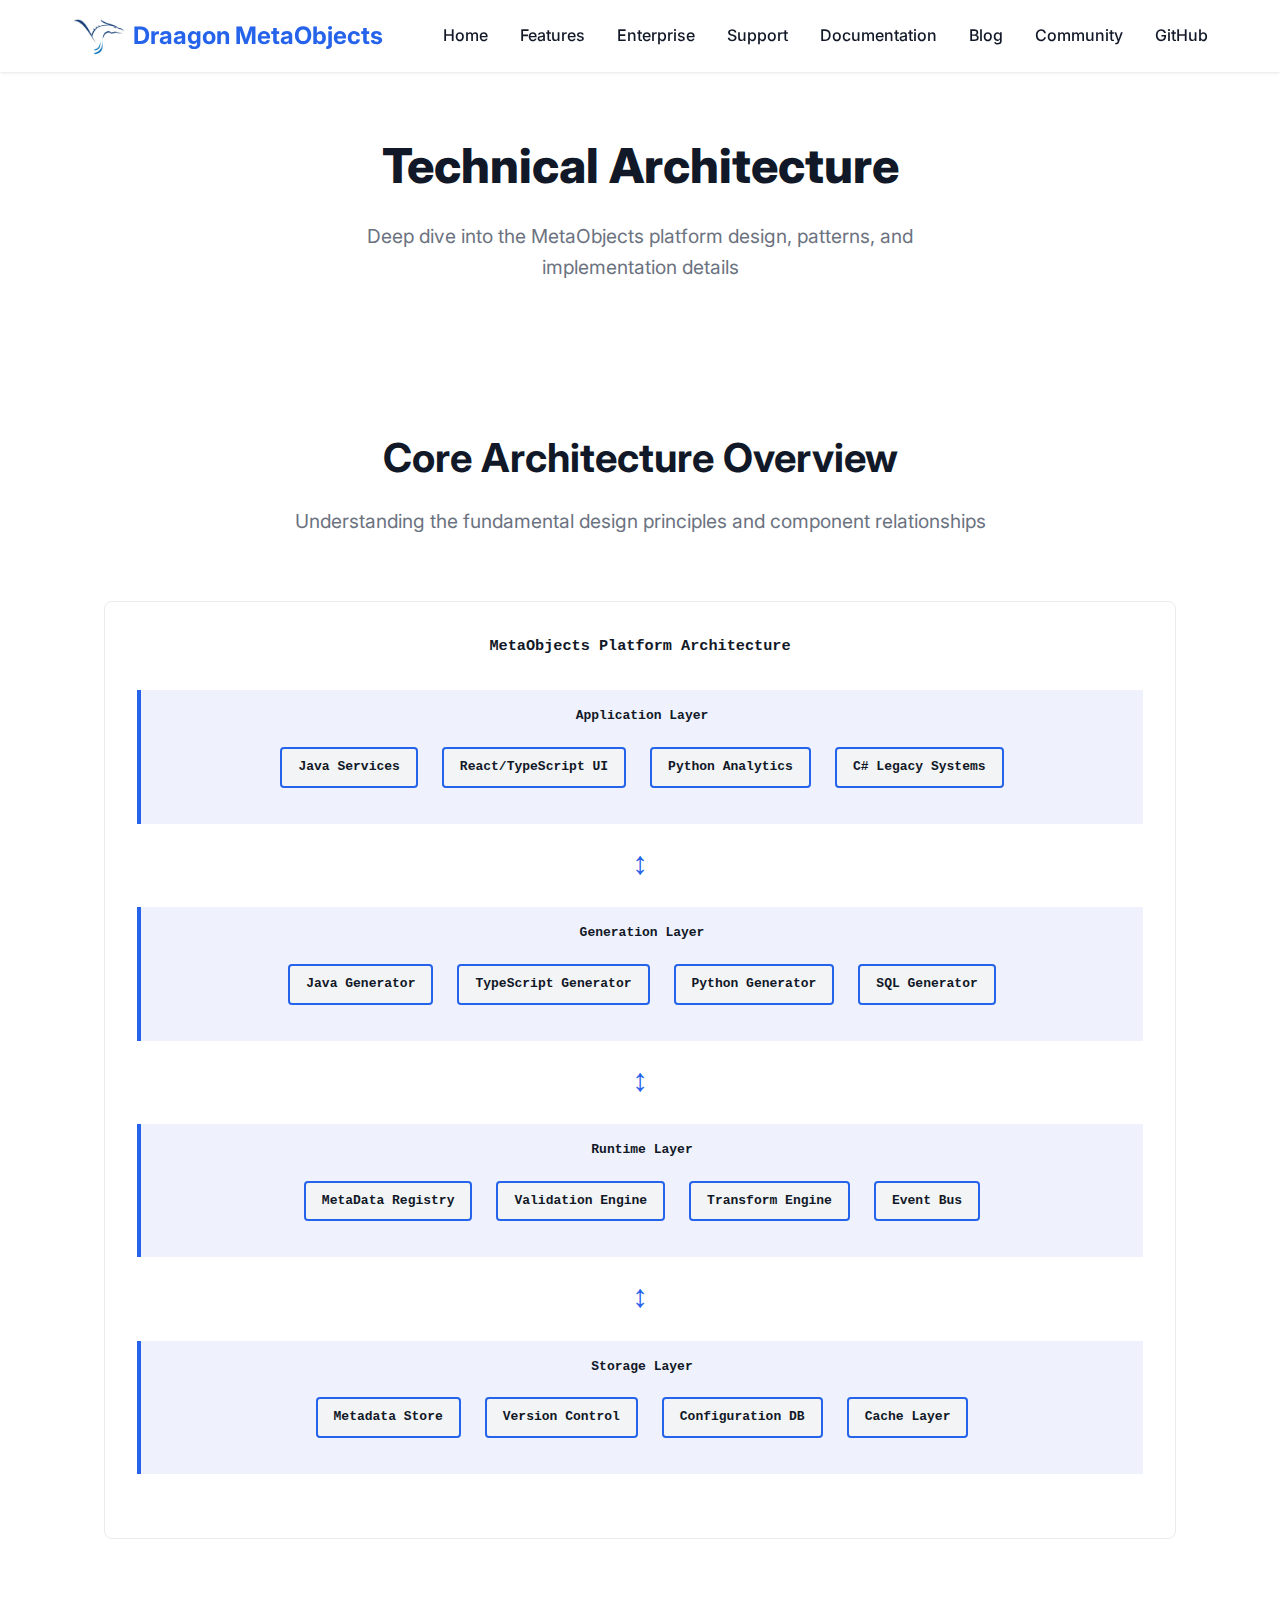
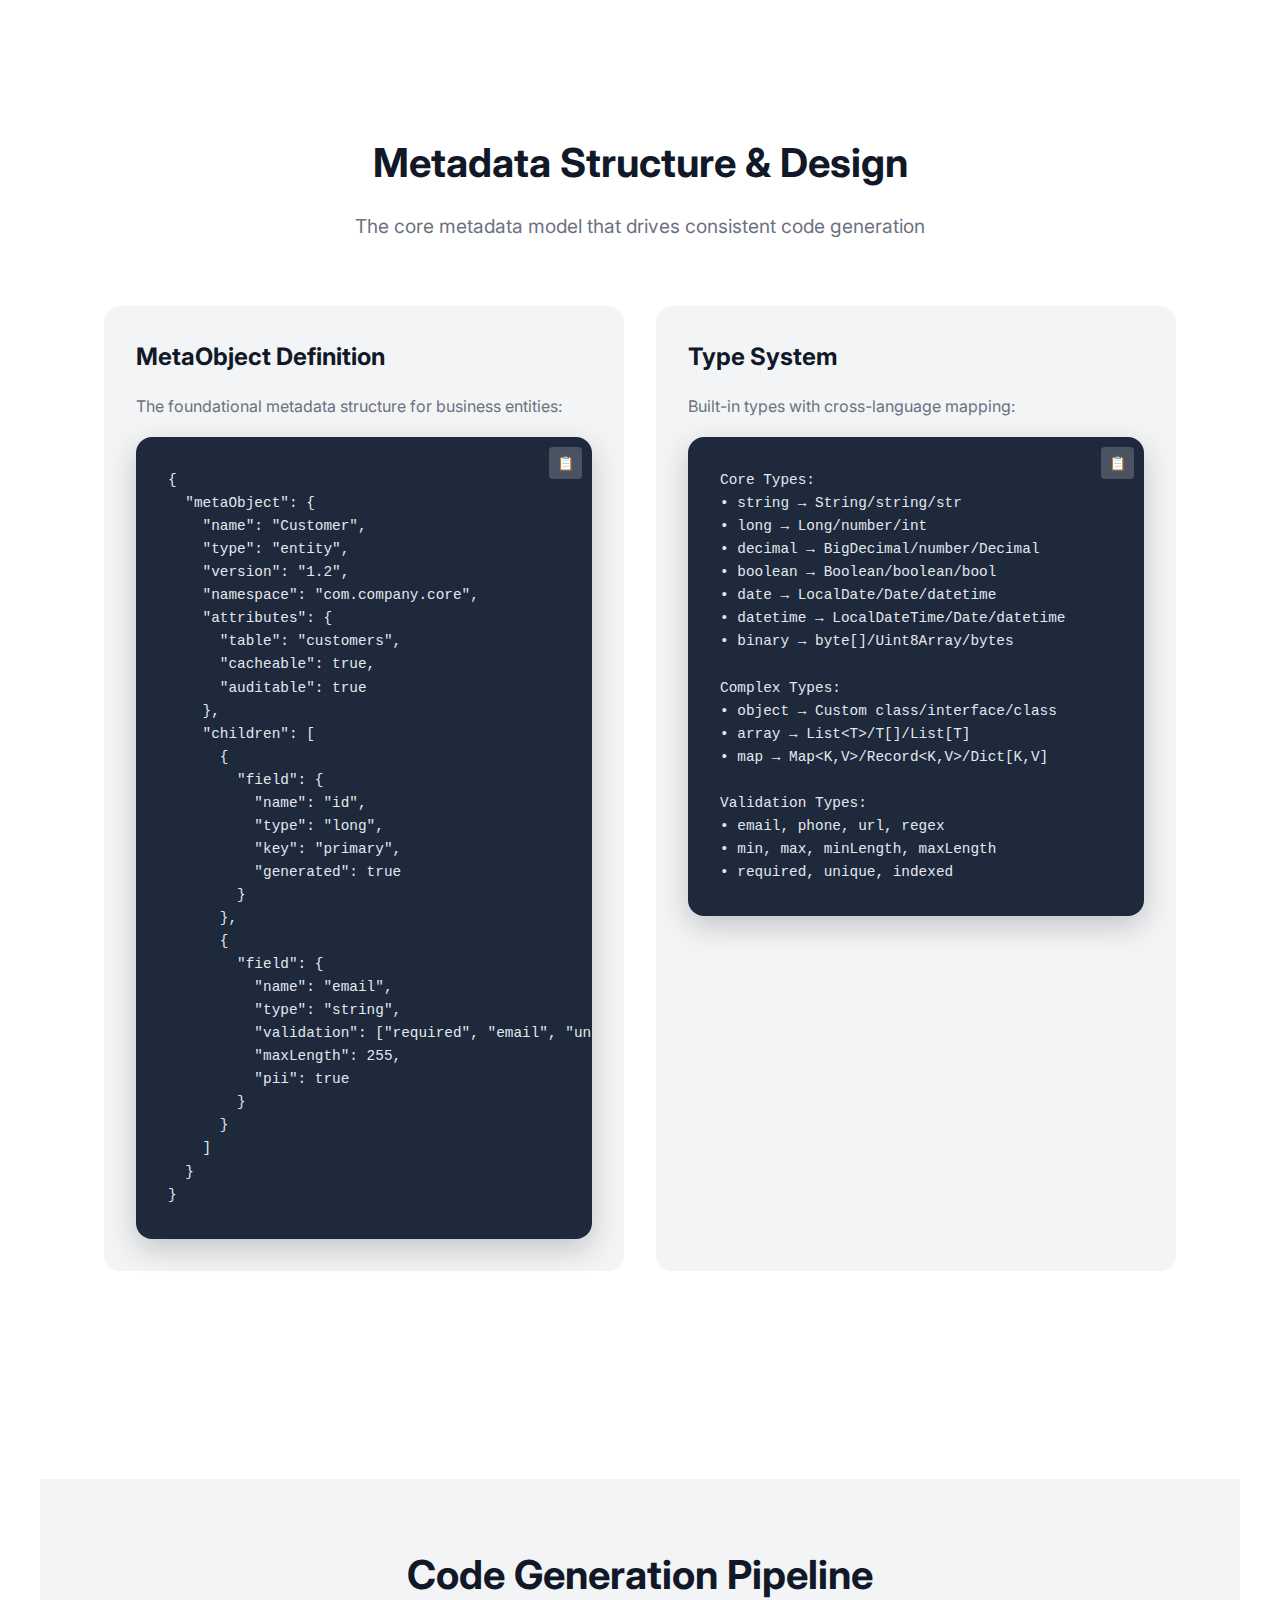
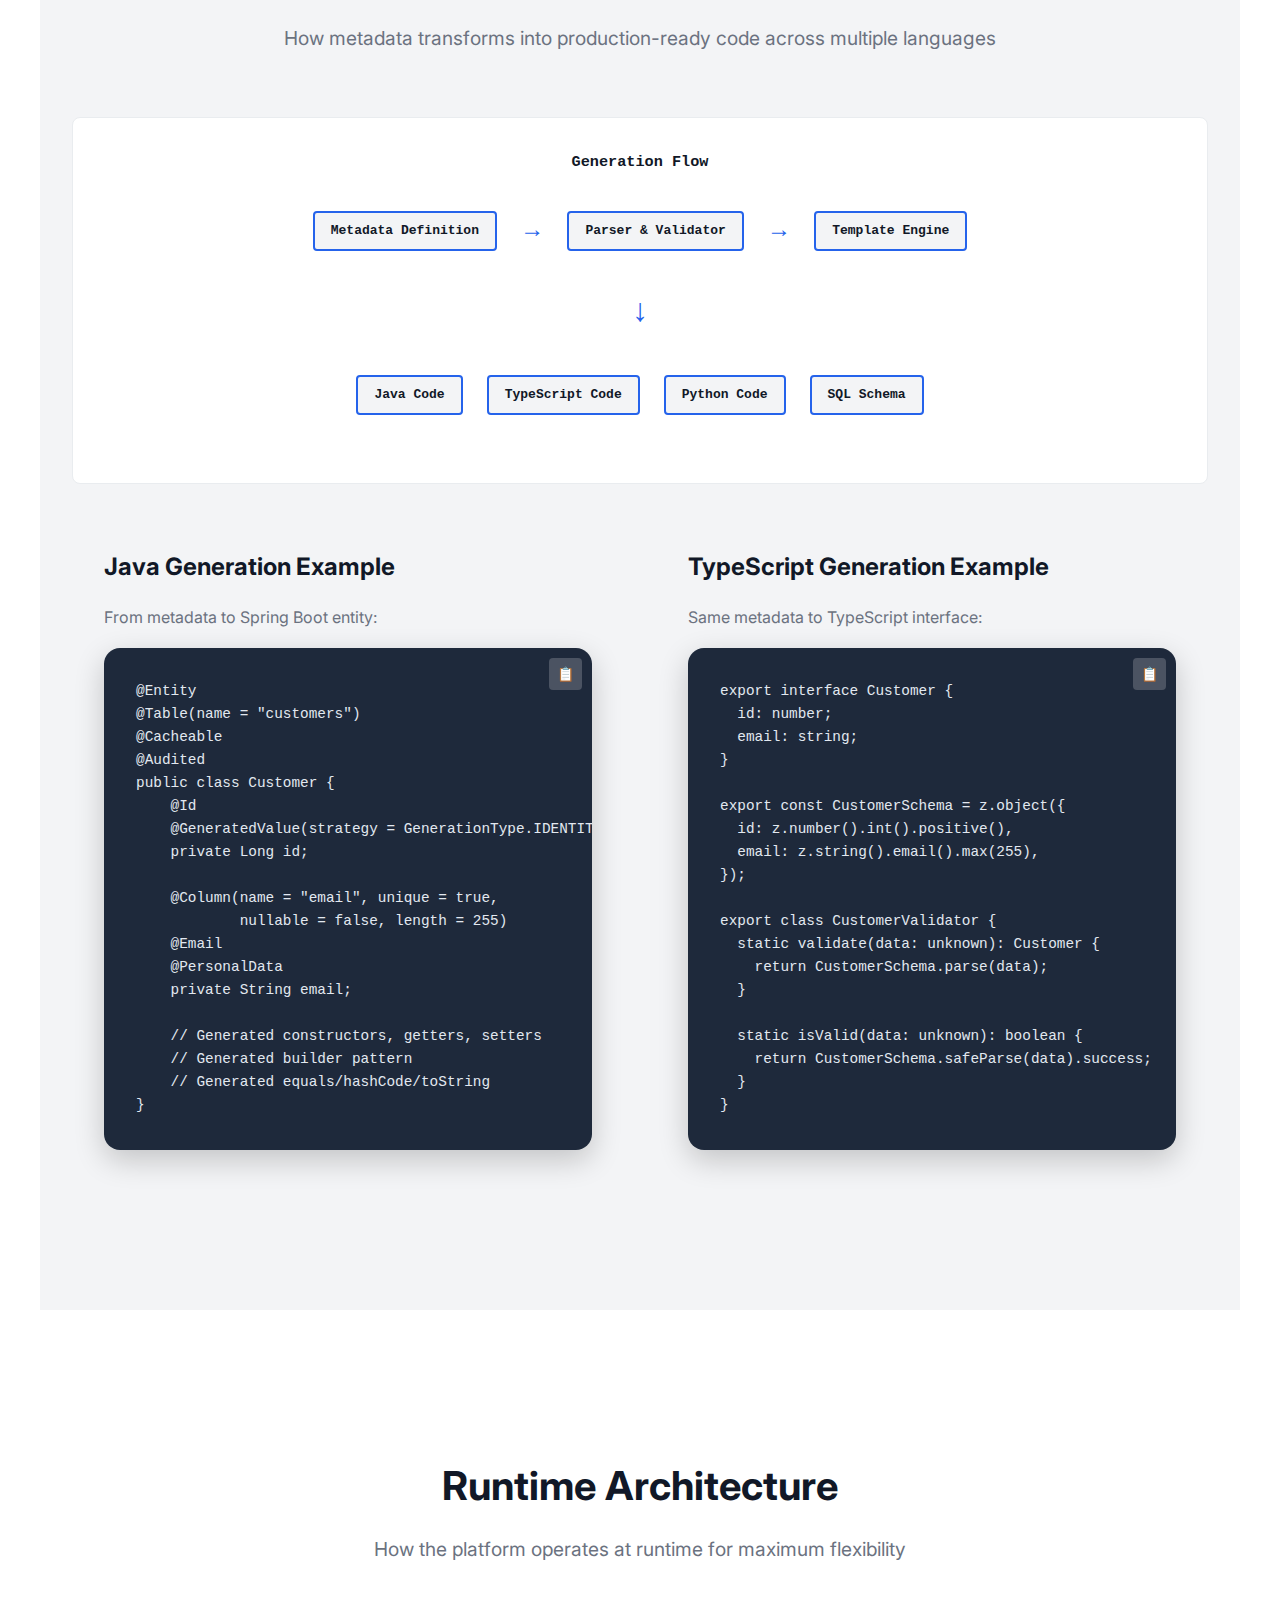
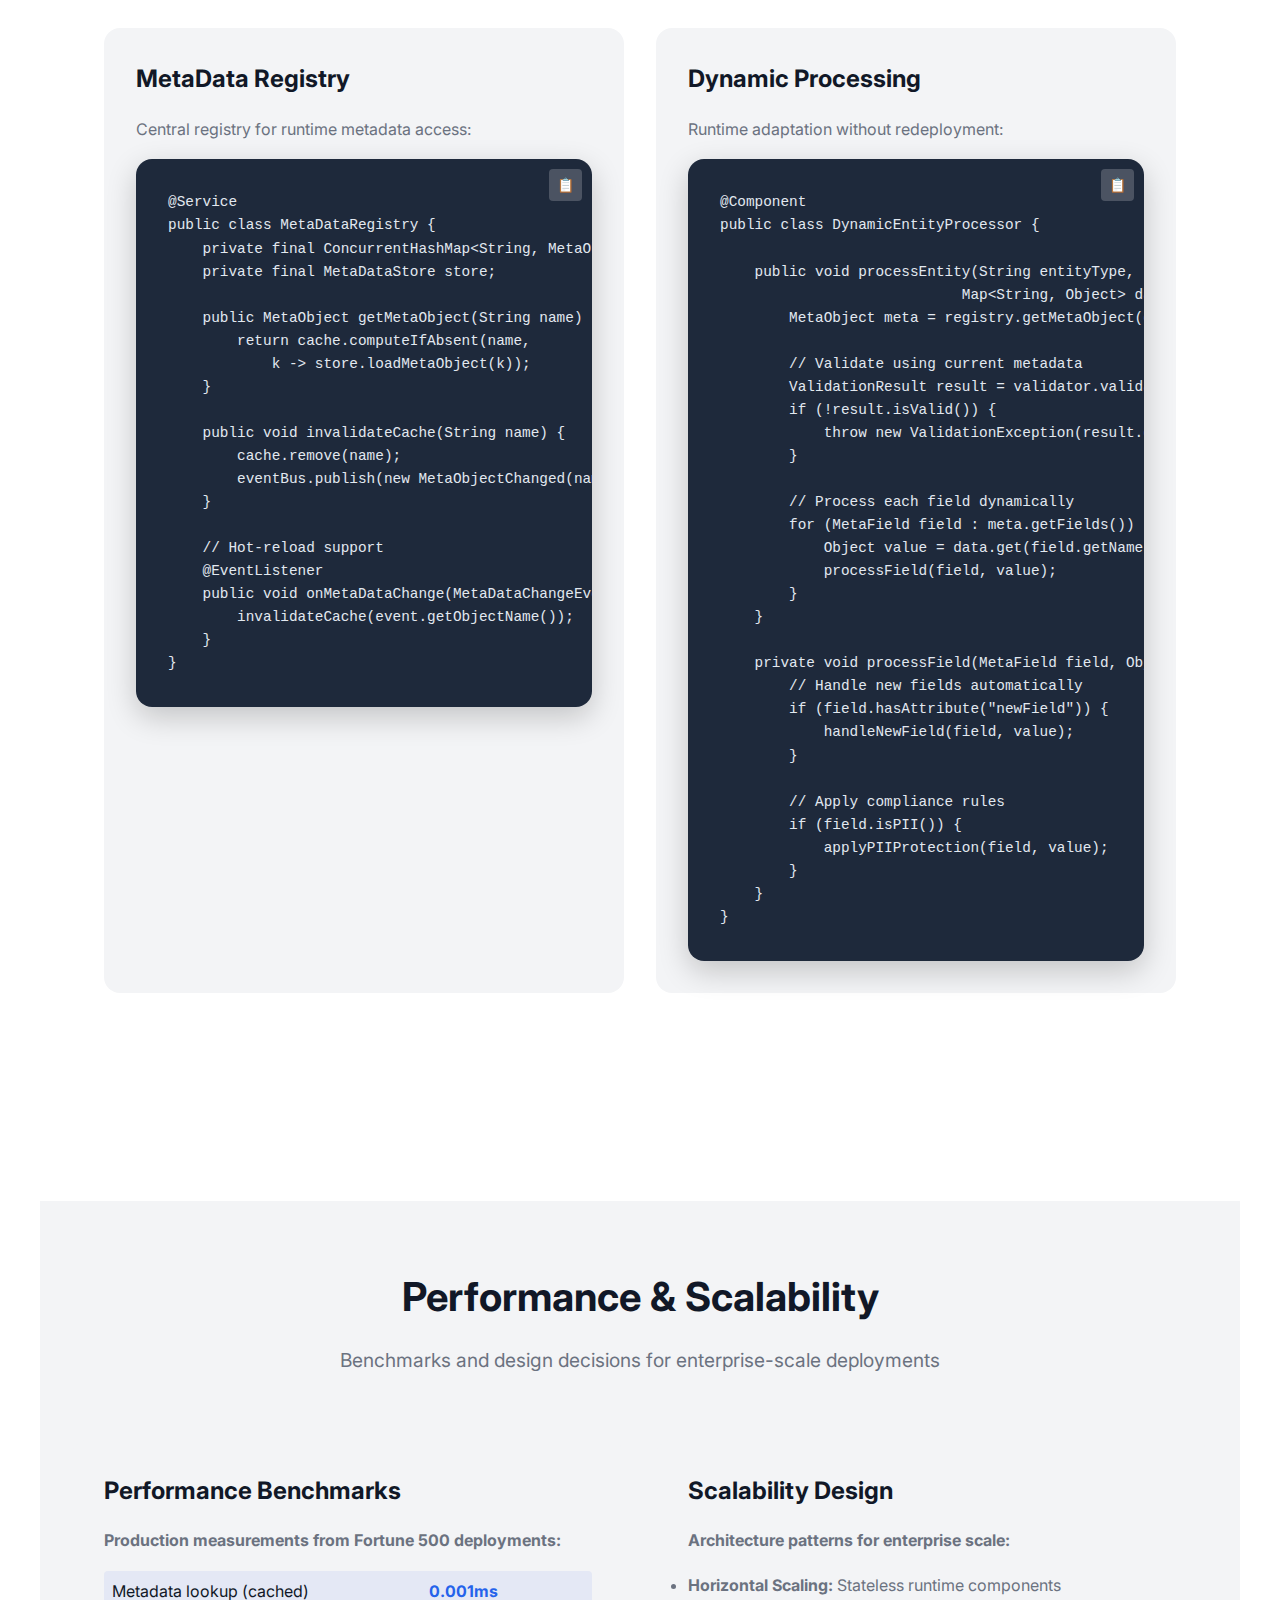
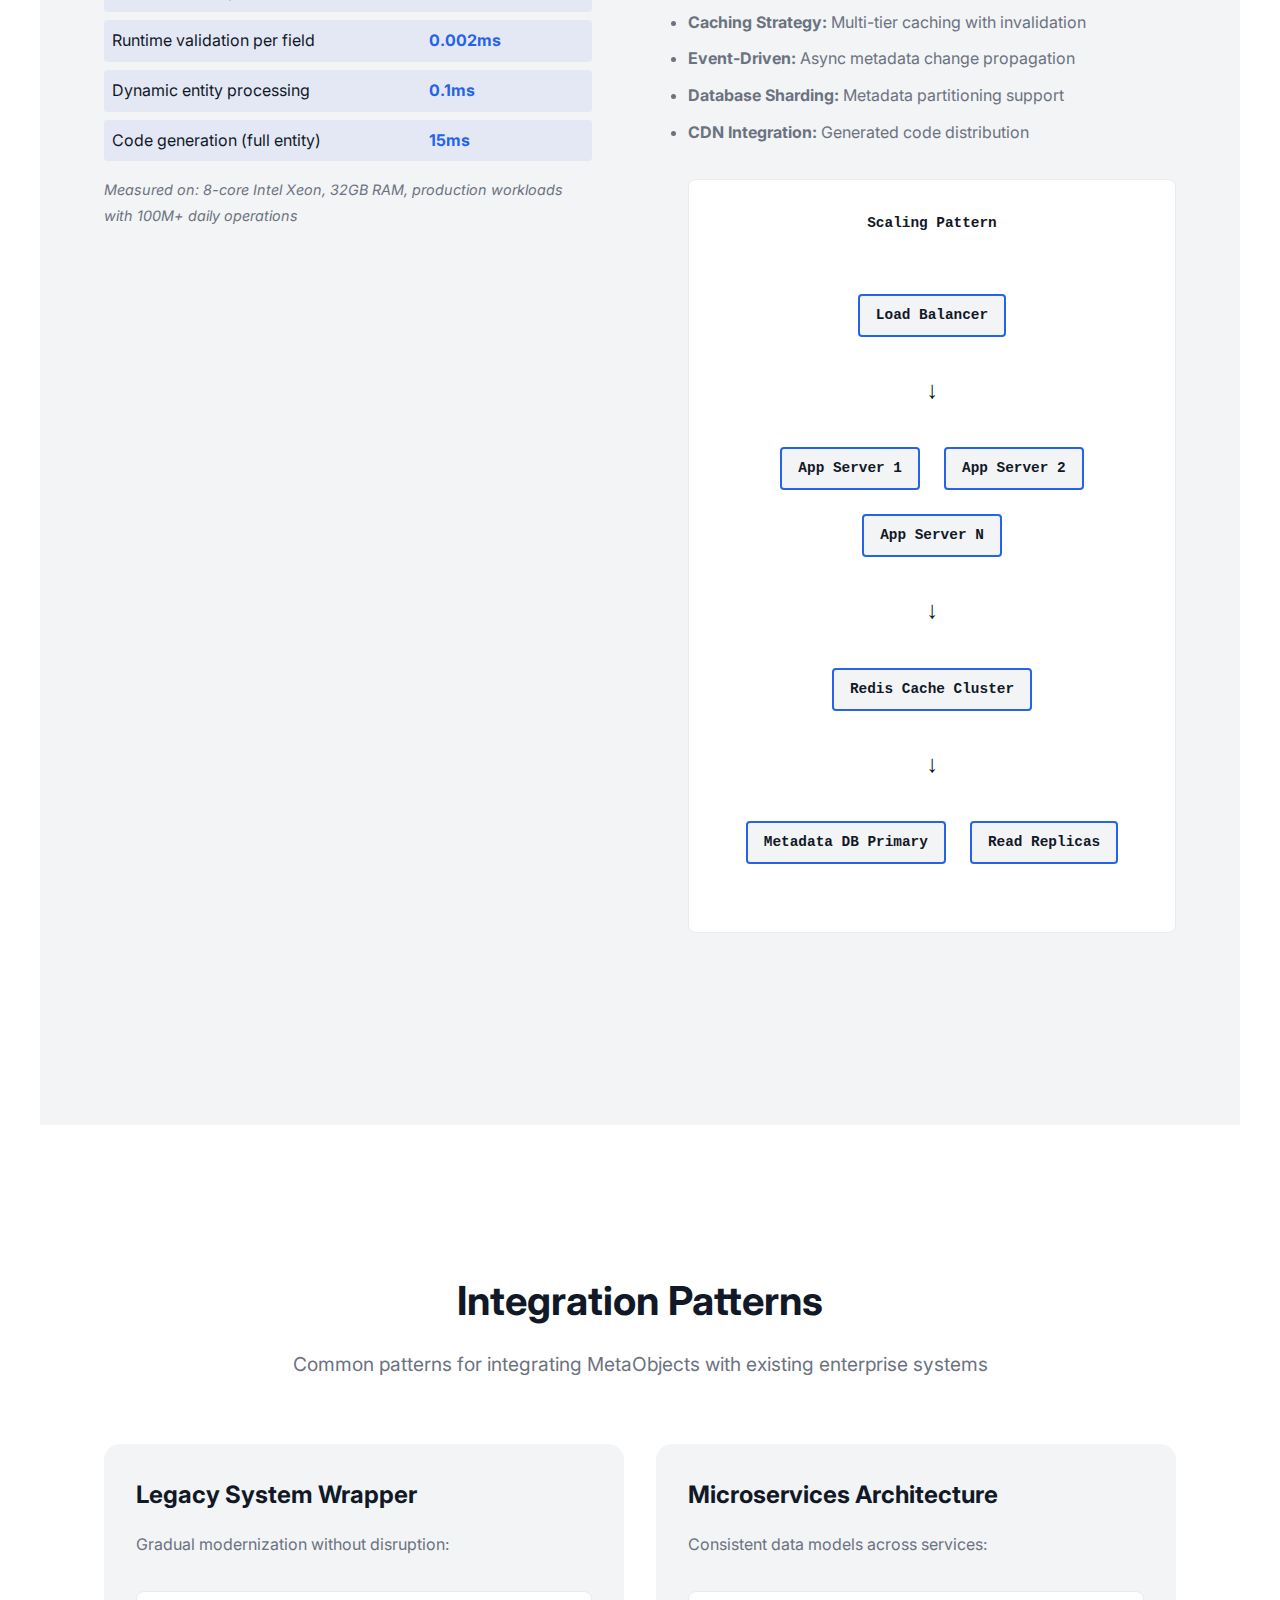
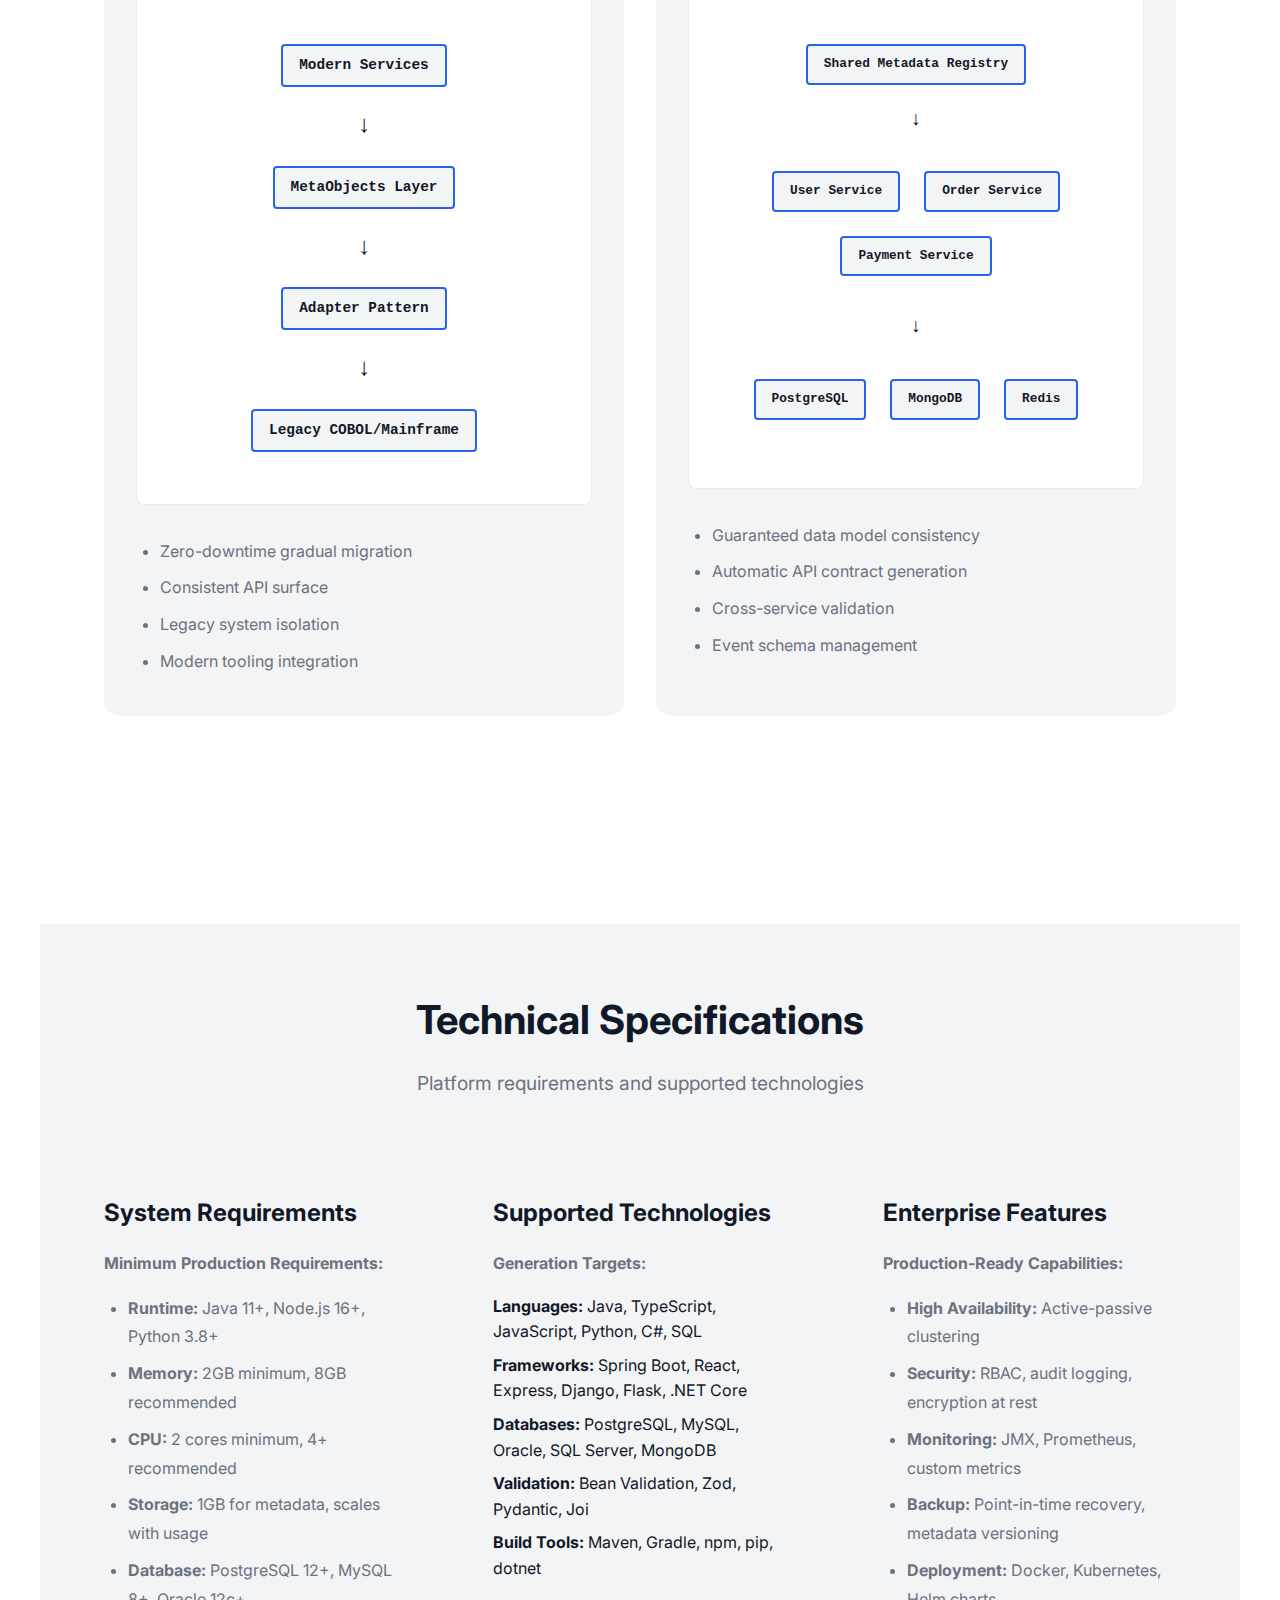
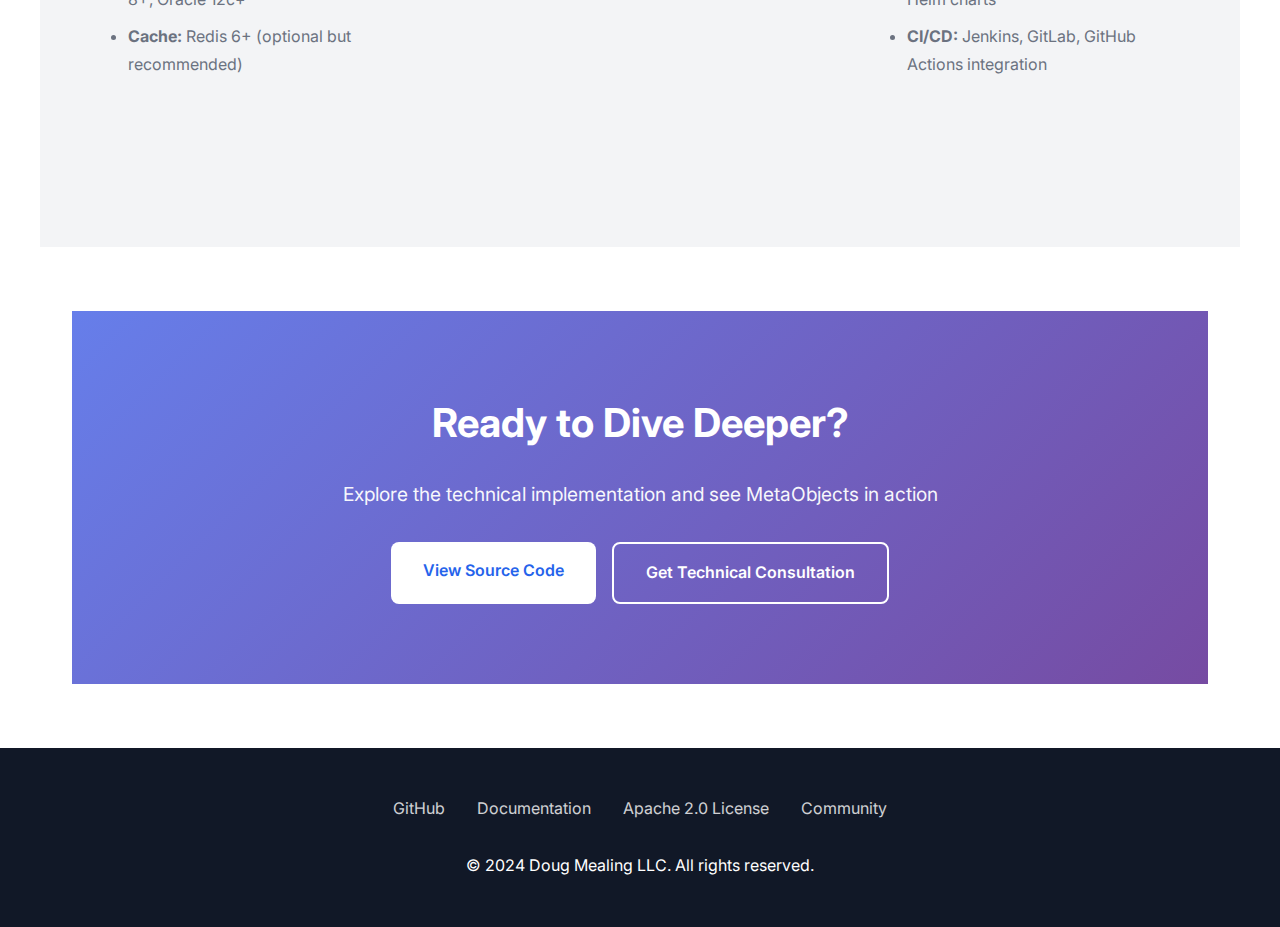
<file: architecture.html>
<!DOCTYPE html>
<html lang="en">
<head>
    <meta charset="UTF-8">
    <meta name="viewport" content="width=device-width, initial-scale=1.0">
    <title>Technical Architecture - Draagon MetaObjects</title>
    <meta name="description" content="Deep dive into MetaObjects architecture, technical design patterns, and implementation details. See how metadata-driven development works under the hood.">
    <meta name="keywords" content="metadata architecture, technical design, software architecture, enterprise architecture, metadata-driven development, system design">
    <meta name="author" content="Doug Mealing LLC">
    
    <!-- Open Graph / Facebook -->
    <meta property="og:type" content="website">
    <meta property="og:url" content="https://draagon.github.io/architecture.html">
    <meta property="og:title" content="Technical Architecture - Draagon MetaObjects">
    <meta property="og:description" content="Deep dive into MetaObjects architecture, technical design patterns, and implementation details. See how metadata-driven development works under the hood.">
    <meta property="og:image" content="https://draagon.github.io/images/headshot_2023.png">
    
    <!-- Twitter -->
    <meta property="twitter:card" content="summary_large_image">
    <meta property="twitter:url" content="https://draagon.github.io/architecture.html">
    <meta property="twitter:title" content="Technical Architecture - Draagon MetaObjects">
    <meta property="twitter:description" content="Deep dive into MetaObjects architecture, technical design patterns, and implementation details. See how metadata-driven development works under the hood.">
    <meta property="twitter:image" content="https://draagon.github.io/images/headshot_2023.png">
    
    <!-- Canonical URL -->
    <link rel="canonical" href="https://draagon.github.io/architecture.html">
    
    <!-- Favicon -->
    <link rel="icon" type="image/jpeg" href="images/logo_head.jpg">
    <link rel="apple-touch-icon" href="images/logo_head.jpg">
    
    <!-- Google Analytics -->
    <script async src="https://www.googletagmanager.com/gtag/js?id=GA_MEASUREMENT_ID"></script>
    <script>
        window.dataLayer = window.dataLayer || [];
        function gtag(){dataLayer.push(arguments);}
        gtag('js', new Date());
        gtag('config', 'GA_MEASUREMENT_ID');
    </script>
    
    <!-- Fonts -->
    <link href="https://fonts.googleapis.com/css2?family=Inter:wght@300;400;500;600;700;800&display=swap" rel="stylesheet">
    
    <!-- Styles -->
    <link rel="stylesheet" href="styles.css">
    
    <!-- Additional styles for architecture diagrams -->
    <style>
        .architecture-diagram {
            background: white;
            border: 1px solid #e9ecef;
            border-radius: 0.5rem;
            padding: 2rem;
            margin: 2rem 0;
            text-align: center;
            font-family: monospace;
            overflow-x: auto;
        }
        .box {
            display: inline-block;
            border: 2px solid var(--primary);
            border-radius: 0.25rem;
            padding: 0.5rem 1rem;
            margin: 0.25rem;
            background: var(--light-gray);
            font-weight: bold;
        }
        .arrow {
            font-size: 1.5rem;
            color: var(--primary);
            margin: 0 0.5rem;
        }
        .layer {
            margin: 1rem 0;
            padding: 1rem;
            border-left: 4px solid var(--primary);
            background: rgba(102, 126, 234, 0.1);
        }
        .flow-diagram {
            display: flex;
            align-items: center;
            justify-content: center;
            flex-wrap: wrap;
            gap: 1rem;
            margin: 1rem 0;
        }
    </style>
</head>
<body>
    <!-- Navigation -->
    <nav>
        <div class="nav-container">
            <a href="index.html" class="logo">
                <img src="images/logo_head.jpg" alt="Draagon Logo" />
                Draagon MetaObjects
            </a>
            <ul class="nav-links">
                <li><a href="index.html">Home</a></li>
                <li><a href="features.html">Features</a></li>
                <li><a href="enterprise.html">Enterprise</a></li>
                <li><a href="support.html">Support</a></li>
                <li><a href="docs.html">Documentation</a></li>
                <li><a href="blog.html">Blog</a></li>
                <li><a href="community.html">Community</a></li>
                <li><a href="https://github.com/Draagon/draagon-metaobjects" target="_blank">GitHub</a></li>
            </ul>
        </div>
    </nav>
    
    <!-- Page Header -->
    <div class="page-container">
        <div class="page-header">
            <h1>Technical Architecture</h1>
            <p>Deep dive into the MetaObjects platform design, patterns, and implementation details</p>
        </div>
        
        <!-- Core Architecture -->
        <section class="section">
            <div class="section-header">
                <h2>Core Architecture Overview</h2>
                <p>Understanding the fundamental design principles and component relationships</p>
            </div>
            
            <div class="architecture-diagram">
                <h3>MetaObjects Platform Architecture</h3>
                <div style="margin: 2rem 0;">
                    <div class="layer">
                        <strong>Application Layer</strong><br>
                        <div class="flow-diagram">
                            <span class="box">Java Services</span>
                            <span class="box">React/TypeScript UI</span>
                            <span class="box">Python Analytics</span>
                            <span class="box">C# Legacy Systems</span>
                        </div>
                    </div>
                    
                    <div style="text-align: center; font-size: 2rem; color: var(--primary);">↕</div>
                    
                    <div class="layer">
                        <strong>Generation Layer</strong><br>
                        <div class="flow-diagram">
                            <span class="box">Java Generator</span>
                            <span class="box">TypeScript Generator</span>
                            <span class="box">Python Generator</span>
                            <span class="box">SQL Generator</span>
                        </div>
                    </div>
                    
                    <div style="text-align: center; font-size: 2rem; color: var(--primary);">↕</div>
                    
                    <div class="layer">
                        <strong>Runtime Layer</strong><br>
                        <div class="flow-diagram">
                            <span class="box">MetaData Registry</span>
                            <span class="box">Validation Engine</span>
                            <span class="box">Transform Engine</span>
                            <span class="box">Event Bus</span>
                        </div>
                    </div>
                    
                    <div style="text-align: center; font-size: 2rem; color: var(--primary);">↕</div>
                    
                    <div class="layer">
                        <strong>Storage Layer</strong><br>
                        <div class="flow-diagram">
                            <span class="box">Metadata Store</span>
                            <span class="box">Version Control</span>
                            <span class="box">Configuration DB</span>
                            <span class="box">Cache Layer</span>
                        </div>
                    </div>
                </div>
            </div>
        </section>
        
        <!-- Metadata Structure -->
        <section class="section">
            <div class="section-header">
                <h2>Metadata Structure & Design</h2>
                <p>The core metadata model that drives consistent code generation</p>
            </div>
            
            <div class="content-grid">
                <div class="content-card">
                    <h3>MetaObject Definition</h3>
                    <p>The foundational metadata structure for business entities:</p>
                    <div class="code-block">
                        <pre>{
  "metaObject": {
    "name": "Customer",
    "type": "entity",
    "version": "1.2",
    "namespace": "com.company.core",
    "attributes": {
      "table": "customers",
      "cacheable": true,
      "auditable": true
    },
    "children": [
      {
        "field": {
          "name": "id",
          "type": "long",
          "key": "primary",
          "generated": true
        }
      },
      {
        "field": {
          "name": "email",
          "type": "string",
          "validation": ["required", "email", "unique"],
          "maxLength": 255,
          "pii": true
        }
      }
    ]
  }
}</pre>
                    </div>
                </div>
                
                <div class="content-card">
                    <h3>Type System</h3>
                    <p>Built-in types with cross-language mapping:</p>
                    <div class="code-block">
                        <pre>Core Types:
• string → String/string/str
• long → Long/number/int
• decimal → BigDecimal/number/Decimal
• boolean → Boolean/boolean/bool
• date → LocalDate/Date/datetime
• datetime → LocalDateTime/Date/datetime
• binary → byte[]/Uint8Array/bytes

Complex Types:
• object → Custom class/interface/class
• array → List&lt;T&gt;/T[]/List[T]
• map → Map&lt;K,V&gt;/Record&lt;K,V&gt;/Dict[K,V]

Validation Types:
• email, phone, url, regex
• min, max, minLength, maxLength
• required, unique, indexed</pre>
                    </div>
                </div>
            </div>
        </section>
        
        <!-- Code Generation -->
        <section class="section" style="background: var(--light-gray); margin: 4rem -2rem; padding: 4rem 2rem;">
            <div class="section-header">
                <h2>Code Generation Pipeline</h2>
                <p>How metadata transforms into production-ready code across multiple languages</p>
            </div>
            
            <div class="architecture-diagram">
                <h3>Generation Flow</h3>
                <div class="flow-diagram" style="flex-direction: column; align-items: center;">
                    <div class="flow-diagram">
                        <span class="box">Metadata Definition</span>
                        <span class="arrow">→</span>
                        <span class="box">Parser & Validator</span>
                        <span class="arrow">→</span>
                        <span class="box">Template Engine</span>
                    </div>
                    <div style="font-size: 2rem; color: var(--primary);">↓</div>
                    <div class="flow-diagram">
                        <span class="box">Java Code</span>
                        <span class="box">TypeScript Code</span>
                        <span class="box">Python Code</span>
                        <span class="box">SQL Schema</span>
                    </div>
                </div>
            </div>
            
            <div class="content-grid">
                <div class="content-card">
                    <h3>Java Generation Example</h3>
                    <p>From metadata to Spring Boot entity:</p>
                    <div class="code-block">
                        <pre>@Entity
@Table(name = "customers")
@Cacheable
@Audited
public class Customer {
    @Id
    @GeneratedValue(strategy = GenerationType.IDENTITY)
    private Long id;
    
    @Column(name = "email", unique = true, 
            nullable = false, length = 255)
    @Email
    @PersonalData
    private String email;
    
    // Generated constructors, getters, setters
    // Generated builder pattern
    // Generated equals/hashCode/toString
}</pre>
                    </div>
                </div>
                
                <div class="content-card">
                    <h3>TypeScript Generation Example</h3>
                    <p>Same metadata to TypeScript interface:</p>
                    <div class="code-block">
                        <pre>export interface Customer {
  id: number;
  email: string;
}

export const CustomerSchema = z.object({
  id: z.number().int().positive(),
  email: z.string().email().max(255),
});

export class CustomerValidator {
  static validate(data: unknown): Customer {
    return CustomerSchema.parse(data);
  }
  
  static isValid(data: unknown): boolean {
    return CustomerSchema.safeParse(data).success;
  }
}</pre>
                    </div>
                </div>
            </div>
        </section>
        
        <!-- Runtime Architecture -->
        <section class="section">
            <div class="section-header">
                <h2>Runtime Architecture</h2>
                <p>How the platform operates at runtime for maximum flexibility</p>
            </div>
            
            <div class="content-grid">
                <div class="content-card">
                    <h3>MetaData Registry</h3>
                    <p>Central registry for runtime metadata access:</p>
                    <div class="code-block">
                        <pre>@Service
public class MetaDataRegistry {
    private final ConcurrentHashMap&lt;String, MetaObject&gt; cache;
    private final MetaDataStore store;
    
    public MetaObject getMetaObject(String name) {
        return cache.computeIfAbsent(name, 
            k -&gt; store.loadMetaObject(k));
    }
    
    public void invalidateCache(String name) {
        cache.remove(name);
        eventBus.publish(new MetaObjectChanged(name));
    }
    
    // Hot-reload support
    @EventListener
    public void onMetaDataChange(MetaDataChangeEvent event) {
        invalidateCache(event.getObjectName());
    }
}</pre>
                    </div>
                </div>
                
                <div class="content-card">
                    <h3>Dynamic Processing</h3>
                    <p>Runtime adaptation without redeployment:</p>
                    <div class="code-block">
                        <pre>@Component
public class DynamicEntityProcessor {
    
    public void processEntity(String entityType, 
                            Map&lt;String, Object&gt; data) {
        MetaObject meta = registry.getMetaObject(entityType);
        
        // Validate using current metadata
        ValidationResult result = validator.validate(meta, data);
        if (!result.isValid()) {
            throw new ValidationException(result.getErrors());
        }
        
        // Process each field dynamically
        for (MetaField field : meta.getFields()) {
            Object value = data.get(field.getName());
            processField(field, value);
        }
    }
    
    private void processField(MetaField field, Object value) {
        // Handle new fields automatically
        if (field.hasAttribute("newField")) {
            handleNewField(field, value);
        }
        
        // Apply compliance rules
        if (field.isPII()) {
            applyPIIProtection(field, value);
        }
    }
}</pre>
                    </div>
                </div>
            </div>
        </section>
        
        <!-- Performance & Scalability -->
        <section class="section" style="background: var(--light-gray); margin: 4rem -2rem; padding: 4rem 2rem;">
            <div class="section-header">
                <h2>Performance & Scalability</h2>
                <p>Benchmarks and design decisions for enterprise-scale deployments</p>
            </div>
            
            <div class="content-grid">
                <div class="content-card">
                    <h3>Performance Benchmarks</h3>
                    <p><strong>Production measurements from Fortune 500 deployments:</strong></p>
                    <div style="margin: 1rem 0;">
                        <div style="display: grid; grid-template-columns: 2fr 1fr; gap: 0.5rem; margin: 0.5rem 0; padding: 0.5rem; background: rgba(102, 126, 234, 0.1); border-radius: 0.25rem;">
                            <span>Metadata lookup (cached)</span>
                            <span style="font-weight: bold; color: var(--primary);">0.001ms</span>
                        </div>
                        <div style="display: grid; grid-template-columns: 2fr 1fr; gap: 0.5rem; margin: 0.5rem 0; padding: 0.5rem; background: rgba(102, 126, 234, 0.1); border-radius: 0.25rem;">
                            <span>Runtime validation per field</span>
                            <span style="font-weight: bold; color: var(--primary);">0.002ms</span>
                        </div>
                        <div style="display: grid; grid-template-columns: 2fr 1fr; gap: 0.5rem; margin: 0.5rem 0; padding: 0.5rem; background: rgba(102, 126, 234, 0.1); border-radius: 0.25rem;">
                            <span>Dynamic entity processing</span>
                            <span style="font-weight: bold; color: var(--primary);">0.1ms</span>
                        </div>
                        <div style="display: grid; grid-template-columns: 2fr 1fr; gap: 0.5rem; margin: 0.5rem 0; padding: 0.5rem; background: rgba(102, 126, 234, 0.1); border-radius: 0.25rem;">
                            <span>Code generation (full entity)</span>
                            <span style="font-weight: bold; color: var(--primary);">15ms</span>
                        </div>
                    </div>
                    <p style="font-size: 0.9rem; color: var(--gray);">
                        <em>Measured on: 8-core Intel Xeon, 32GB RAM, production workloads with 100M+ daily operations</em>
                    </p>
                </div>
                
                <div class="content-card">
                    <h3>Scalability Design</h3>
                    <p><strong>Architecture patterns for enterprise scale:</strong></p>
                    <ul style="color: var(--gray); margin: 1rem 0;">
                        <li><strong>Horizontal Scaling:</strong> Stateless runtime components</li>
                        <li><strong>Caching Strategy:</strong> Multi-tier caching with invalidation</li>
                        <li><strong>Event-Driven:</strong> Async metadata change propagation</li>
                        <li><strong>Database Sharding:</strong> Metadata partitioning support</li>
                        <li><strong>CDN Integration:</strong> Generated code distribution</li>
                    </ul>
                    
                    <div class="architecture-diagram" style="font-size: 0.9rem;">
                        <strong>Scaling Pattern</strong><br><br>
                        <div class="flow-diagram" style="flex-direction: column;">
                            <div class="flow-diagram">
                                <span class="box">Load Balancer</span>
                            </div>
                            <div style="font-size: 1.5rem;">↓</div>
                            <div class="flow-diagram">
                                <span class="box">App Server 1</span>
                                <span class="box">App Server 2</span>
                                <span class="box">App Server N</span>
                            </div>
                            <div style="font-size: 1.5rem;">↓</div>
                            <div class="flow-diagram">
                                <span class="box">Redis Cache Cluster</span>
                            </div>
                            <div style="font-size: 1.5rem;">↓</div>
                            <div class="flow-diagram">
                                <span class="box">Metadata DB Primary</span>
                                <span class="box">Read Replicas</span>
                            </div>
                        </div>
                    </div>
                </div>
            </div>
        </section>
        
        <!-- Integration Patterns -->
        <section class="section">
            <div class="section-header">
                <h2>Integration Patterns</h2>
                <p>Common patterns for integrating MetaObjects with existing enterprise systems</p>
            </div>
            
            <div class="content-grid">
                <div class="content-card">
                    <h3>Legacy System Wrapper</h3>
                    <p>Gradual modernization without disruption:</p>
                    <div class="architecture-diagram" style="font-size: 0.9rem;">
                        <div class="flow-diagram" style="flex-direction: column;">
                            <span class="box">Modern Services</span>
                            <div style="font-size: 1.5rem;">↓</div>
                            <span class="box">MetaObjects Layer</span>
                            <div style="font-size: 1.5rem;">↓</div>
                            <span class="box">Adapter Pattern</span>
                            <div style="font-size: 1.5rem;">↓</div>
                            <span class="box">Legacy COBOL/Mainframe</span>
                        </div>
                    </div>
                    <ul style="margin-top: 1rem; color: var(--gray);">
                        <li>Zero-downtime gradual migration</li>
                        <li>Consistent API surface</li>
                        <li>Legacy system isolation</li>
                        <li>Modern tooling integration</li>
                    </ul>
                </div>
                
                <div class="content-card">
                    <h3>Microservices Architecture</h3>
                    <p>Consistent data models across services:</p>
                    <div class="architecture-diagram" style="font-size: 0.8rem;">
                        <div class="flow-diagram" style="flex-direction: column;">
                            <span class="box">Shared Metadata Registry</span>
                            <div style="font-size: 1.2rem;">↓</div>
                            <div class="flow-diagram">
                                <span class="box">User Service</span>
                                <span class="box">Order Service</span>
                                <span class="box">Payment Service</span>
                            </div>
                            <div style="font-size: 1.2rem;">↓</div>
                            <div class="flow-diagram">
                                <span class="box">PostgreSQL</span>
                                <span class="box">MongoDB</span>
                                <span class="box">Redis</span>
                            </div>
                        </div>
                    </div>
                    <ul style="margin-top: 1rem; color: var(--gray);">
                        <li>Guaranteed data model consistency</li>
                        <li>Automatic API contract generation</li>
                        <li>Cross-service validation</li>
                        <li>Event schema management</li>
                    </ul>
                </div>
            </div>
        </section>
        
        <!-- Technical Specifications -->
        <section class="section" style="background: var(--light-gray); margin: 4rem -2rem; padding: 4rem 2rem;">
            <div class="section-header">
                <h2>Technical Specifications</h2>
                <p>Platform requirements and supported technologies</p>
            </div>
            
            <div class="content-grid">
                <div class="content-card">
                    <h3>System Requirements</h3>
                    <p><strong>Minimum Production Requirements:</strong></p>
                    <ul style="color: var(--gray);">
                        <li><strong>Runtime:</strong> Java 11+, Node.js 16+, Python 3.8+</li>
                        <li><strong>Memory:</strong> 2GB minimum, 8GB recommended</li>
                        <li><strong>CPU:</strong> 2 cores minimum, 4+ recommended</li>
                        <li><strong>Storage:</strong> 1GB for metadata, scales with usage</li>
                        <li><strong>Database:</strong> PostgreSQL 12+, MySQL 8+, Oracle 12c+</li>
                        <li><strong>Cache:</strong> Redis 6+ (optional but recommended)</li>
                    </ul>
                </div>
                
                <div class="content-card">
                    <h3>Supported Technologies</h3>
                    <p><strong>Generation Targets:</strong></p>
                    <div style="margin: 1rem 0;">
                        <div style="margin: 0.5rem 0;"><strong>Languages:</strong> Java, TypeScript, JavaScript, Python, C#, SQL</div>
                        <div style="margin: 0.5rem 0;"><strong>Frameworks:</strong> Spring Boot, React, Express, Django, Flask, .NET Core</div>
                        <div style="margin: 0.5rem 0;"><strong>Databases:</strong> PostgreSQL, MySQL, Oracle, SQL Server, MongoDB</div>
                        <div style="margin: 0.5rem 0;"><strong>Validation:</strong> Bean Validation, Zod, Pydantic, Joi</div>
                        <div style="margin: 0.5rem 0;"><strong>Build Tools:</strong> Maven, Gradle, npm, pip, dotnet</div>
                    </div>
                </div>
                
                <div class="content-card">
                    <h3>Enterprise Features</h3>
                    <p><strong>Production-Ready Capabilities:</strong></p>
                    <ul style="color: var(--gray);">
                        <li><strong>High Availability:</strong> Active-passive clustering</li>
                        <li><strong>Security:</strong> RBAC, audit logging, encryption at rest</li>
                        <li><strong>Monitoring:</strong> JMX, Prometheus, custom metrics</li>
                        <li><strong>Backup:</strong> Point-in-time recovery, metadata versioning</li>
                        <li><strong>Deployment:</strong> Docker, Kubernetes, Helm charts</li>
                        <li><strong>CI/CD:</strong> Jenkins, GitLab, GitHub Actions integration</li>
                    </ul>
                </div>
            </div>
        </section>
        
        <!-- Next Steps -->
        <section class="cta">
            <h2>Ready to Dive Deeper?</h2>
            <p>Explore the technical implementation and see MetaObjects in action</p>
            <div class="hero-buttons">
                <a href="https://github.com/Draagon/draagon-metaobjects" class="btn btn-primary" target="_blank">View Source Code</a>
                <a href="support.html" class="btn btn-secondary">Get Technical Consultation</a>
            </div>
        </section>
    </div>
    
    <!-- Footer -->
    <footer>
        <div class="footer-content">
            <div class="footer-links">
                <a href="https://github.com/Draagon/draagon-metaobjects" target="_blank">GitHub</a>
                <a href="https://github.com/Draagon/draagon-metaobjects/blob/main/README.md" target="_blank">Documentation</a>
                <a href="https://github.com/Draagon/draagon-metaobjects/blob/main/LICENSE" target="_blank">Apache 2.0 License</a>
                <a href="https://github.com/Draagon/draagon-metaobjects/discussions" target="_blank">Community</a>
            </div>
            <p>&copy; 2024 Doug Mealing LLC. All rights reserved.</p>
        </div>
    </footer>
    
    <!-- Scripts -->
    <script src="script.js"></script>
</body>
</html>
</file>
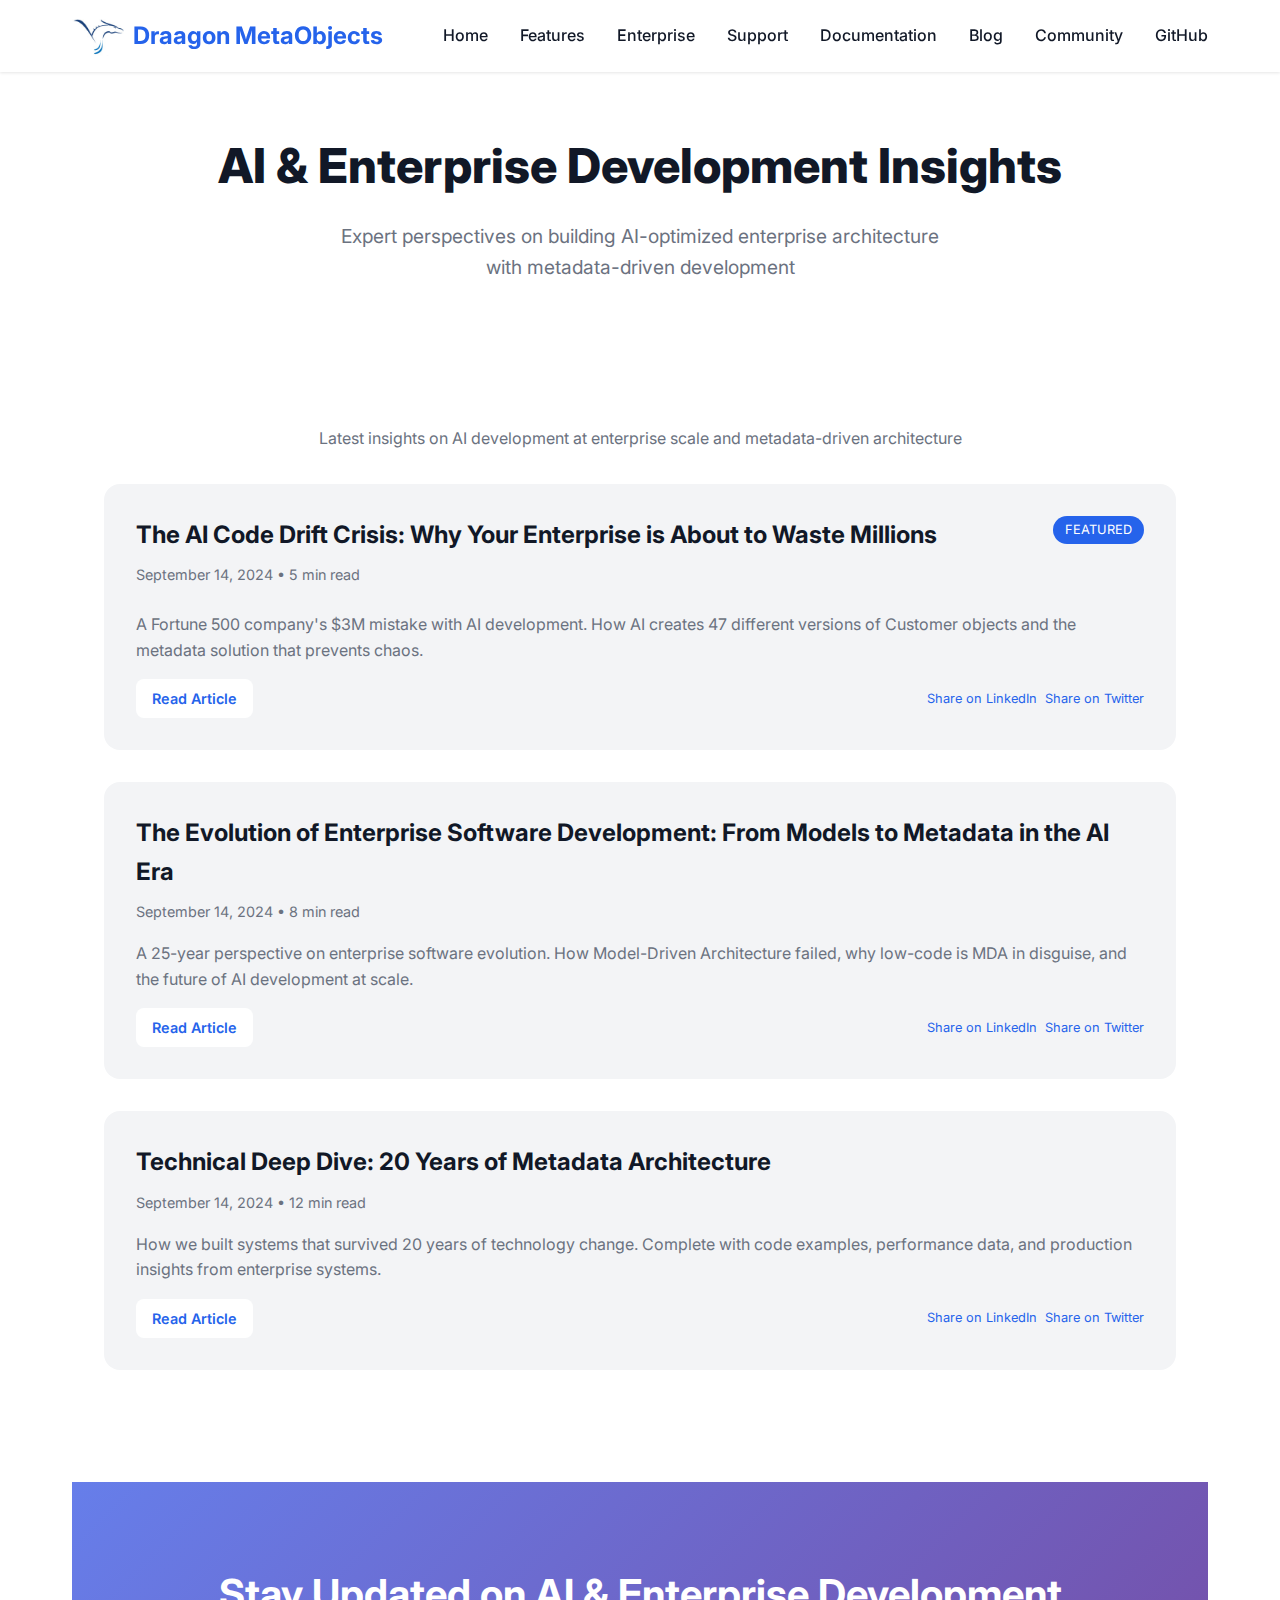
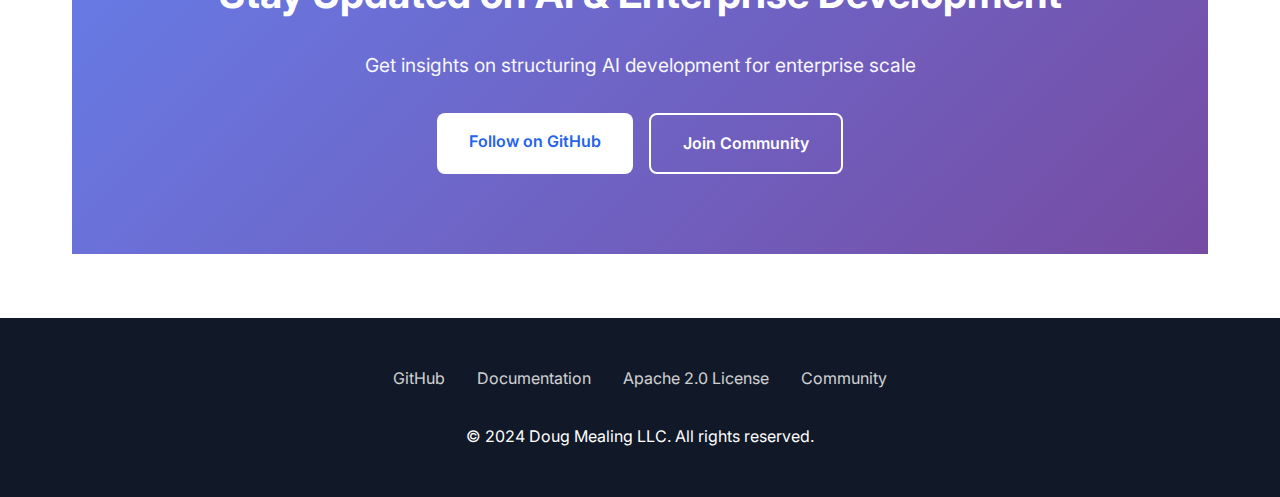
<file: blog.html>
<!DOCTYPE html>
<html lang="en">
<head>
    <meta charset="UTF-8">
    <meta name="viewport" content="width=device-width, initial-scale=1.0">
    <title>Blog - Draagon MetaObjects: AI-Optimized Enterprise Insights</title>
    <meta name="description" content="Expert insights on AI development at enterprise scale. Learn how metadata-driven development solves the $3M AI drift crisis and beats vendor lock-in.">
    <meta name="keywords" content="AI development blog, enterprise AI insights, metadata-driven development, AI consistency, enterprise architecture, AI drift crisis">
    <meta name="author" content="Doug Mealing LLC">
    
    <!-- Canonical URL -->
    <link rel="canonical" href="https://draagon.github.io/blog.html">
    
    <!-- Favicon -->
    <link rel="icon" type="image/jpeg" href="images/logo_head.jpg">
    <link rel="apple-touch-icon" href="images/logo_head.jpg">
    
    <!-- Google Analytics -->
    <script async src="https://www.googletagmanager.com/gtag/js?id=GA_MEASUREMENT_ID"></script>
    <script>
        window.dataLayer = window.dataLayer || [];
        function gtag(){dataLayer.push(arguments);}
        gtag('js', new Date());
        gtag('config', 'GA_MEASUREMENT_ID');
    </script>
    
    <!-- Fonts -->
    <link href="https://fonts.googleapis.com/css2?family=Inter:wght@300;400;500;600;700;800&display=swap" rel="stylesheet">
    
    <!-- Styles -->
    <link rel="stylesheet" href="styles.css">
</head>
<body>
    <!-- Navigation -->
    <nav>
        <div class="nav-container">
            <a href="index.html" class="logo">
                <img src="images/logo_head.jpg" alt="Draagon Logo" />
                Draagon MetaObjects
            </a>
            <ul class="nav-links">
                <li><a href="index.html">Home</a></li>
                <li><a href="features.html">Features</a></li>
                <li><a href="enterprise.html">Enterprise</a></li>
                <li><a href="support.html">Support</a></li>
                <li><a href="docs.html">Documentation</a></li>
                <li><a href="blog.html">Blog</a></li>
                <li><a href="community.html">Community</a></li>
                <li><a href="https://github.com/Draagon/draagon-metaobjects" target="_blank">GitHub</a></li>
            </ul>
        </div>
    </nav>
    
    <!-- Page Header -->
    <div class="page-container">
        <div class="page-header">
            <h1>AI & Enterprise Development Insights</h1>
            <p>Expert perspectives on building AI-optimized enterprise architecture with metadata-driven development</p>
        </div>
        
        <!-- Blog Articles Index -->
        <section class="section">
            <div style="margin-bottom: 2rem;">
                <p style="color: var(--gray); text-align: center;">Latest insights on AI development at enterprise scale and metadata-driven architecture</p>
            </div>
            
            <!-- Article 1: AI Code Drift Crisis -->
            <article class="content-card" style="margin-bottom: 2rem;">
                <div style="display: flex; justify-content: space-between; align-items: flex-start; margin-bottom: 1rem;">
                    <div style="flex: 1;">
                        <h2 style="margin-bottom: 0.5rem;">
                            <a href="ai-code-drift-crisis.html" style="text-decoration: none; color: var(--dark);">The AI Code Drift Crisis: Why Your Enterprise is About to Waste Millions</a>
                        </h2>
                        <p style="color: var(--gray); margin: 0.5rem 0; font-size: 0.9rem;">September 14, 2024 • 5 min read</p>
                    </div>
                    <span style="background: var(--primary); color: white; padding: 0.25rem 0.75rem; border-radius: 1rem; font-size: 0.8rem;">FEATURED</span>
                </div>
                
                <p style="color: var(--gray); line-height: 1.6; margin-bottom: 1rem;">
                    A Fortune 500 company's $3M mistake with AI development. How AI creates 47 different versions of Customer objects and the metadata solution that prevents chaos.
                </p>
                
                <div style="display: flex; justify-content: space-between; align-items: center;">
                    <a href="ai-code-drift-crisis.html" class="btn btn-primary" style="font-size: 0.9rem; padding: 0.5rem 1rem;">Read Article</a>
                    <div style="display: flex; gap: 0.5rem;">
                        <a href="https://www.linkedin.com/sharing/share-offsite/?url=https://draagon.github.io/ai-code-drift-crisis.html" target="_blank" style="color: var(--primary); text-decoration: none; font-size: 0.8rem;">Share on LinkedIn</a>
                        <a href="https://twitter.com/intent/tweet?url=https://draagon.github.io/ai-code-drift-crisis.html" target="_blank" style="color: var(--primary); text-decoration: none; font-size: 0.8rem;">Share on Twitter</a>
                    </div>
                </div>
            </article>
            
            <!-- Article 2: Evolution of Enterprise Software -->
            <article class="content-card" style="margin-bottom: 2rem;">
                <div style="margin-bottom: 1rem;">
                    <h2 style="margin-bottom: 0.5rem;">
                        <a href="metadata-evolution-enterprise.html" style="text-decoration: none; color: var(--dark);">The Evolution of Enterprise Software Development: From Models to Metadata in the AI Era</a>
                    </h2>
                    <p style="color: var(--gray); margin: 0.5rem 0; font-size: 0.9rem;">September 14, 2024 • 8 min read</p>
                </div>
                
                <p style="color: var(--gray); line-height: 1.6; margin-bottom: 1rem;">
                    A 25-year perspective on enterprise software evolution. How Model-Driven Architecture failed, why low-code is MDA in disguise, and the future of AI development at scale.
                </p>
                
                <div style="display: flex; justify-content: space-between; align-items: center;">
                    <a href="metadata-evolution-enterprise.html" class="btn btn-primary" style="font-size: 0.9rem; padding: 0.5rem 1rem;">Read Article</a>
                    <div style="display: flex; gap: 0.5rem;">
                        <a href="https://www.linkedin.com/sharing/share-offsite/?url=https://draagon.github.io/metadata-evolution-enterprise.html" target="_blank" style="color: var(--primary); text-decoration: none; font-size: 0.8rem;">Share on LinkedIn</a>
                        <a href="https://twitter.com/intent/tweet?url=https://draagon.github.io/metadata-evolution-enterprise.html" target="_blank" style="color: var(--primary); text-decoration: none; font-size: 0.8rem;">Share on Twitter</a>
                    </div>
                </div>
            </article>
            
            <!-- Article 3: Technical Deep Dive -->
            <article class="content-card" style="margin-bottom: 2rem;">
                <div style="margin-bottom: 1rem;">
                    <h2 style="margin-bottom: 0.5rem;">
                        <a href="metadata-architecture-deep-dive.html" style="text-decoration: none; color: var(--dark);">Technical Deep Dive: 20 Years of Metadata Architecture</a>
                    </h2>
                    <p style="color: var(--gray); margin: 0.5rem 0; font-size: 0.9rem;">September 14, 2024 • 12 min read</p>
                </div>
                
                <p style="color: var(--gray); line-height: 1.6; margin-bottom: 1rem;">
                    How we built systems that survived 20 years of technology change. Complete with code examples, performance data, and production insights from enterprise systems.
                </p>
                
                <div style="display: flex; justify-content: space-between; align-items: center;">
                    <a href="metadata-architecture-deep-dive.html" class="btn btn-primary" style="font-size: 0.9rem; padding: 0.5rem 1rem;">Read Article</a>
                    <div style="display: flex; gap: 0.5rem;">
                        <a href="https://www.linkedin.com/sharing/share-offsite/?url=https://draagon.github.io/metadata-architecture-deep-dive.html" target="_blank" style="color: var(--primary); text-decoration: none; font-size: 0.8rem;">Share on LinkedIn</a>
                        <a href="https://twitter.com/intent/tweet?url=https://draagon.github.io/metadata-architecture-deep-dive.html" target="_blank" style="color: var(--primary); text-decoration: none; font-size: 0.8rem;">Share on Twitter</a>
                    </div>
                </div>
            </article>
        </section>
        
        <!-- Newsletter/Contact CTA -->
        <section class="cta">
            <h2>Stay Updated on AI & Enterprise Development</h2>
            <p>Get insights on structuring AI development for enterprise scale</p>
            <div class="hero-buttons">
                <a href="https://github.com/Draagon/draagon-metaobjects" class="btn btn-primary" target="_blank">Follow on GitHub</a>
                <a href="community.html" class="btn btn-secondary">Join Community</a>
            </div>
        </section>
    </div>
    
    <!-- Footer -->
    <footer>
        <div class="footer-content">
            <div class="footer-links">
                <a href="https://github.com/Draagon/draagon-metaobjects" target="_blank">GitHub</a>
                <a href="https://github.com/Draagon/draagon-metaobjects/blob/main/README.md" target="_blank">Documentation</a>
                <a href="https://github.com/Draagon/draagon-metaobjects/blob/main/LICENSE" target="_blank">Apache 2.0 License</a>
                <a href="https://github.com/Draagon/draagon-metaobjects/discussions" target="_blank">Community</a>
            </div>
            <p>&copy; 2024 Doug Mealing LLC. All rights reserved.</p>
        </div>
    </footer>
    
    <!-- Scripts -->
    <script src="script.js"></script>
</body>
</html>
</file>
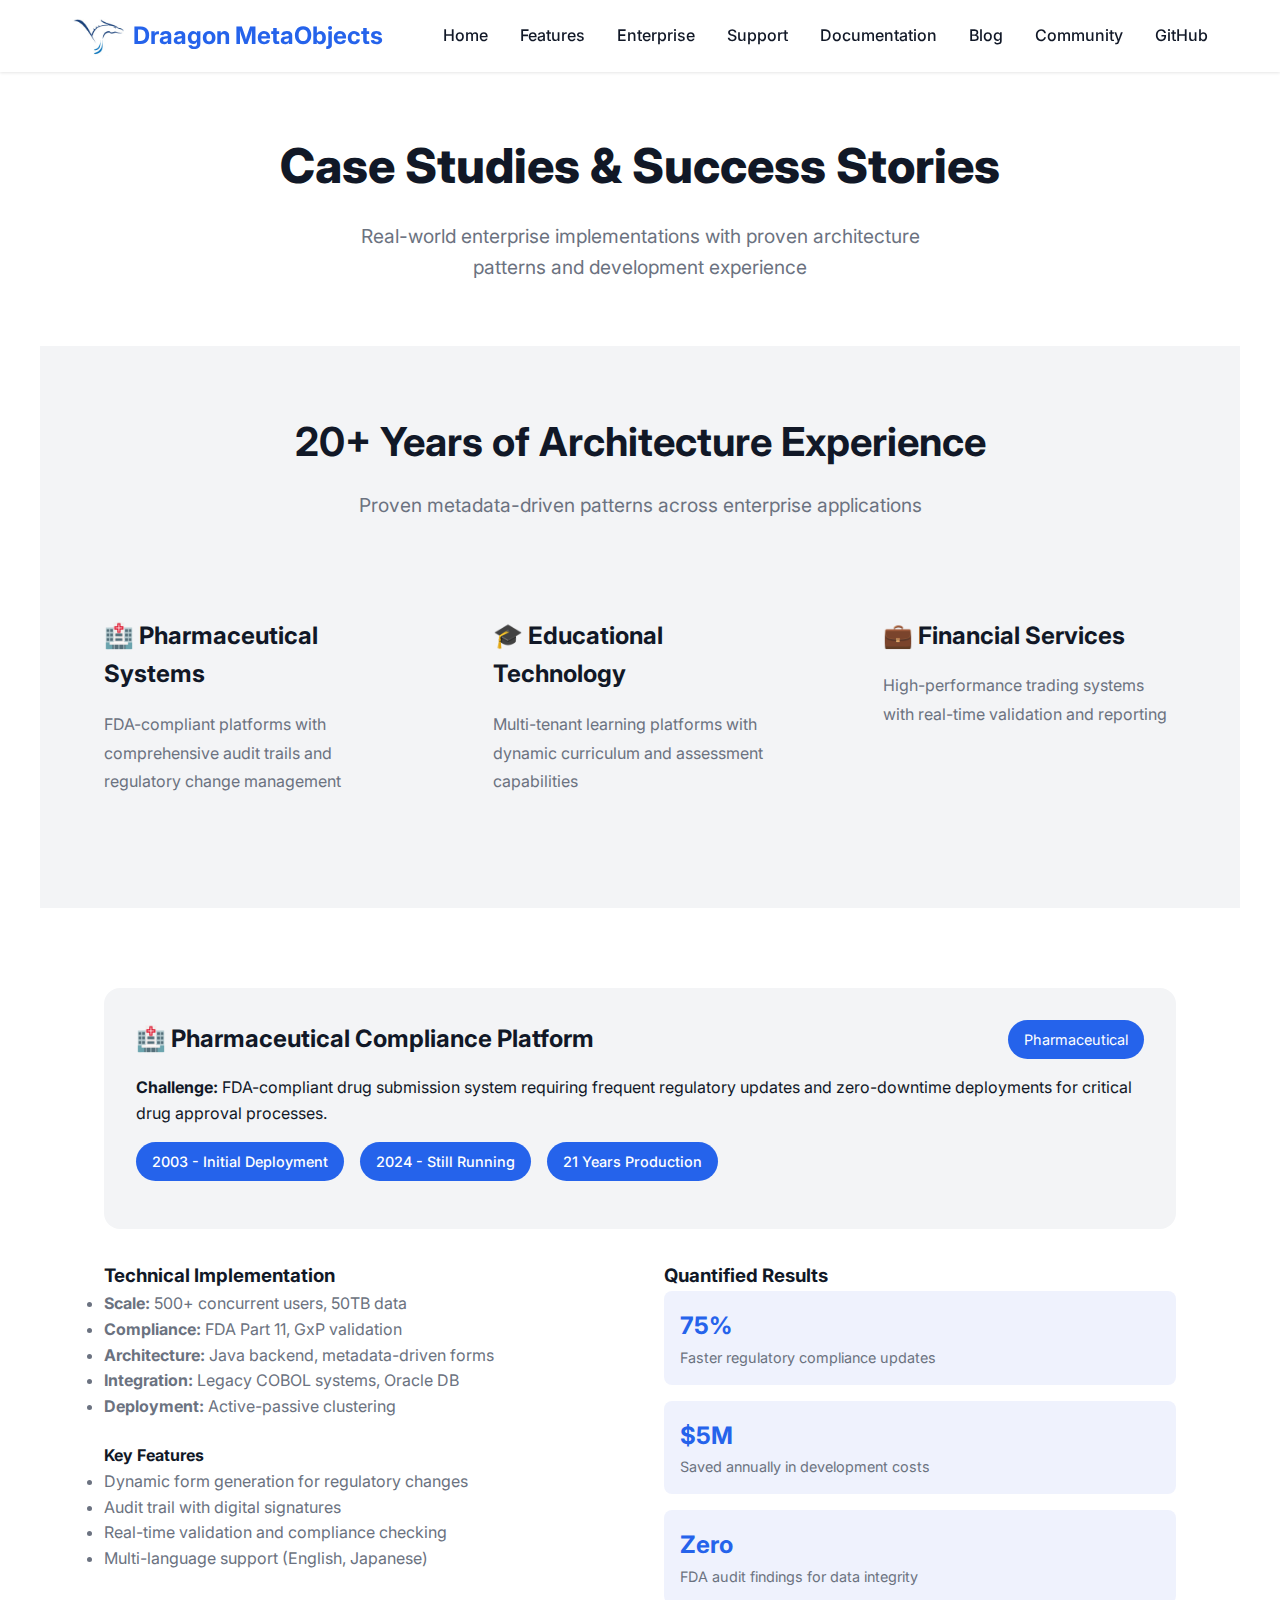
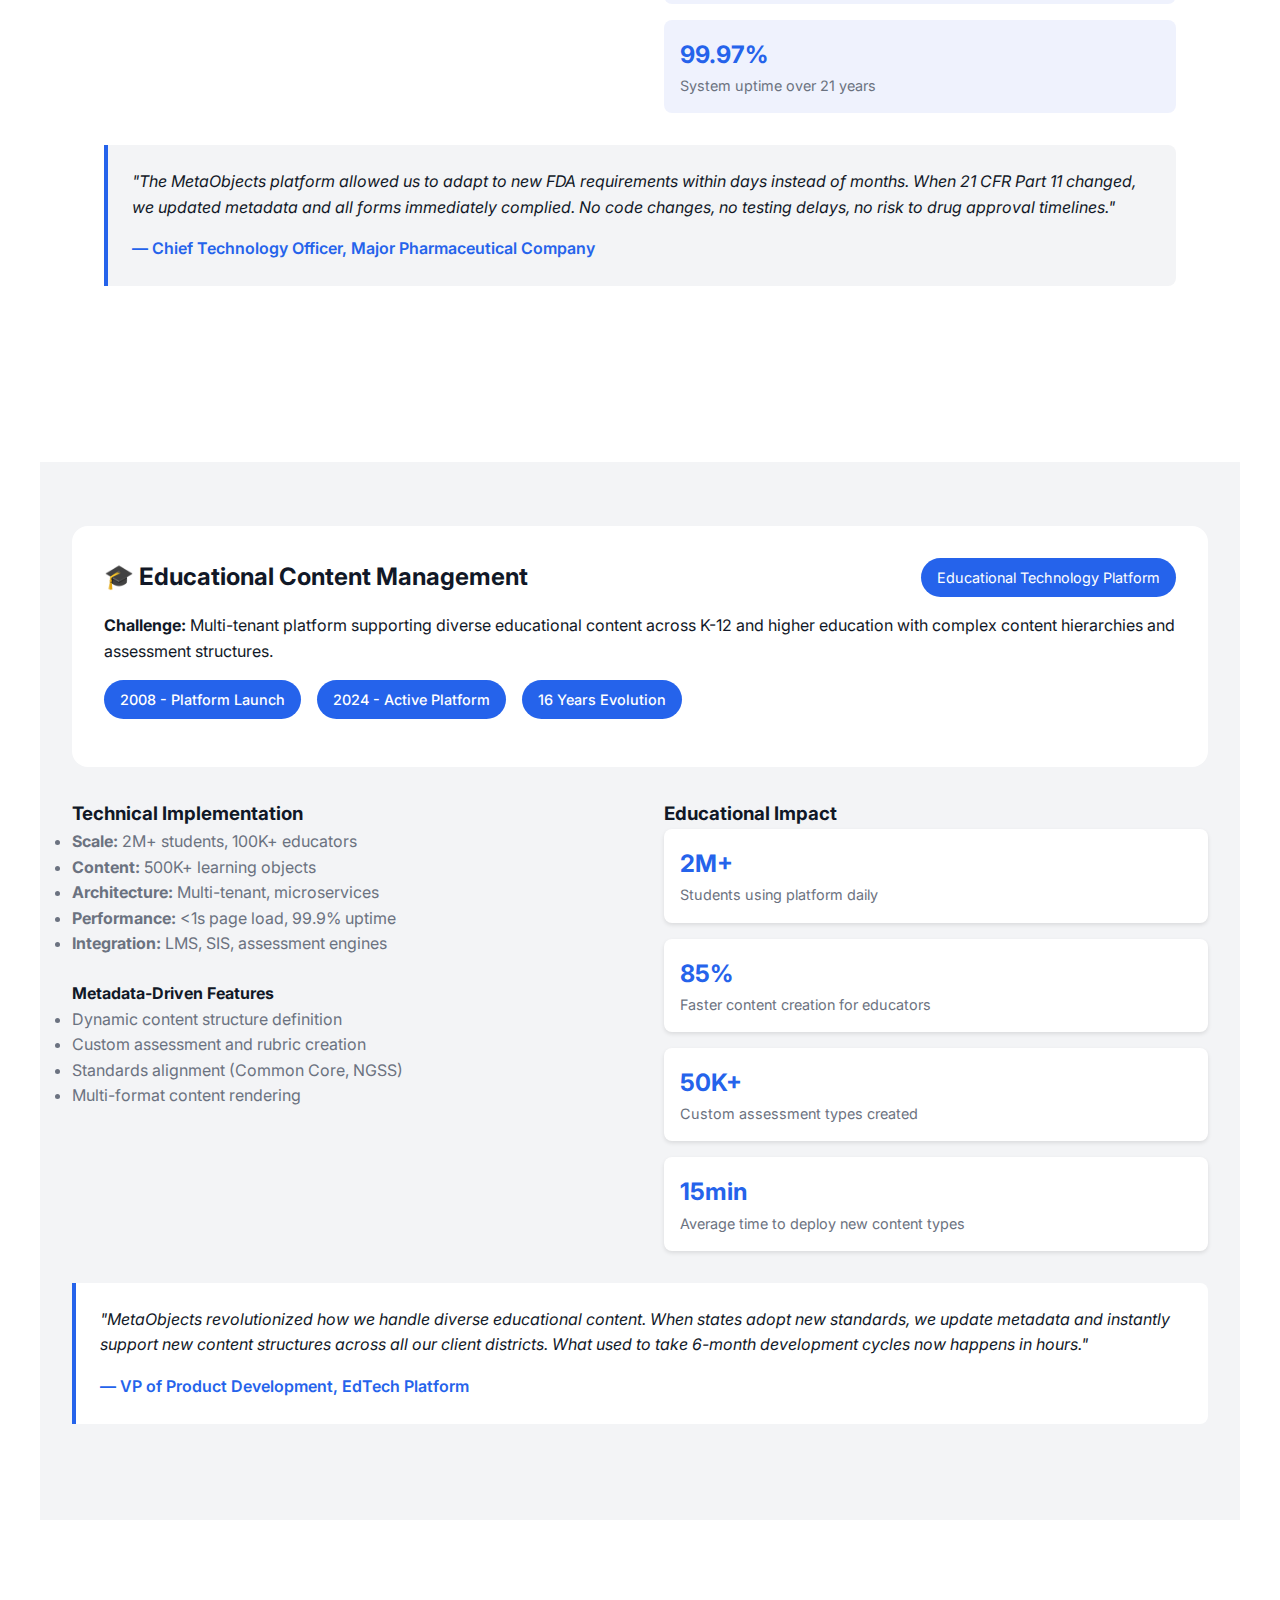
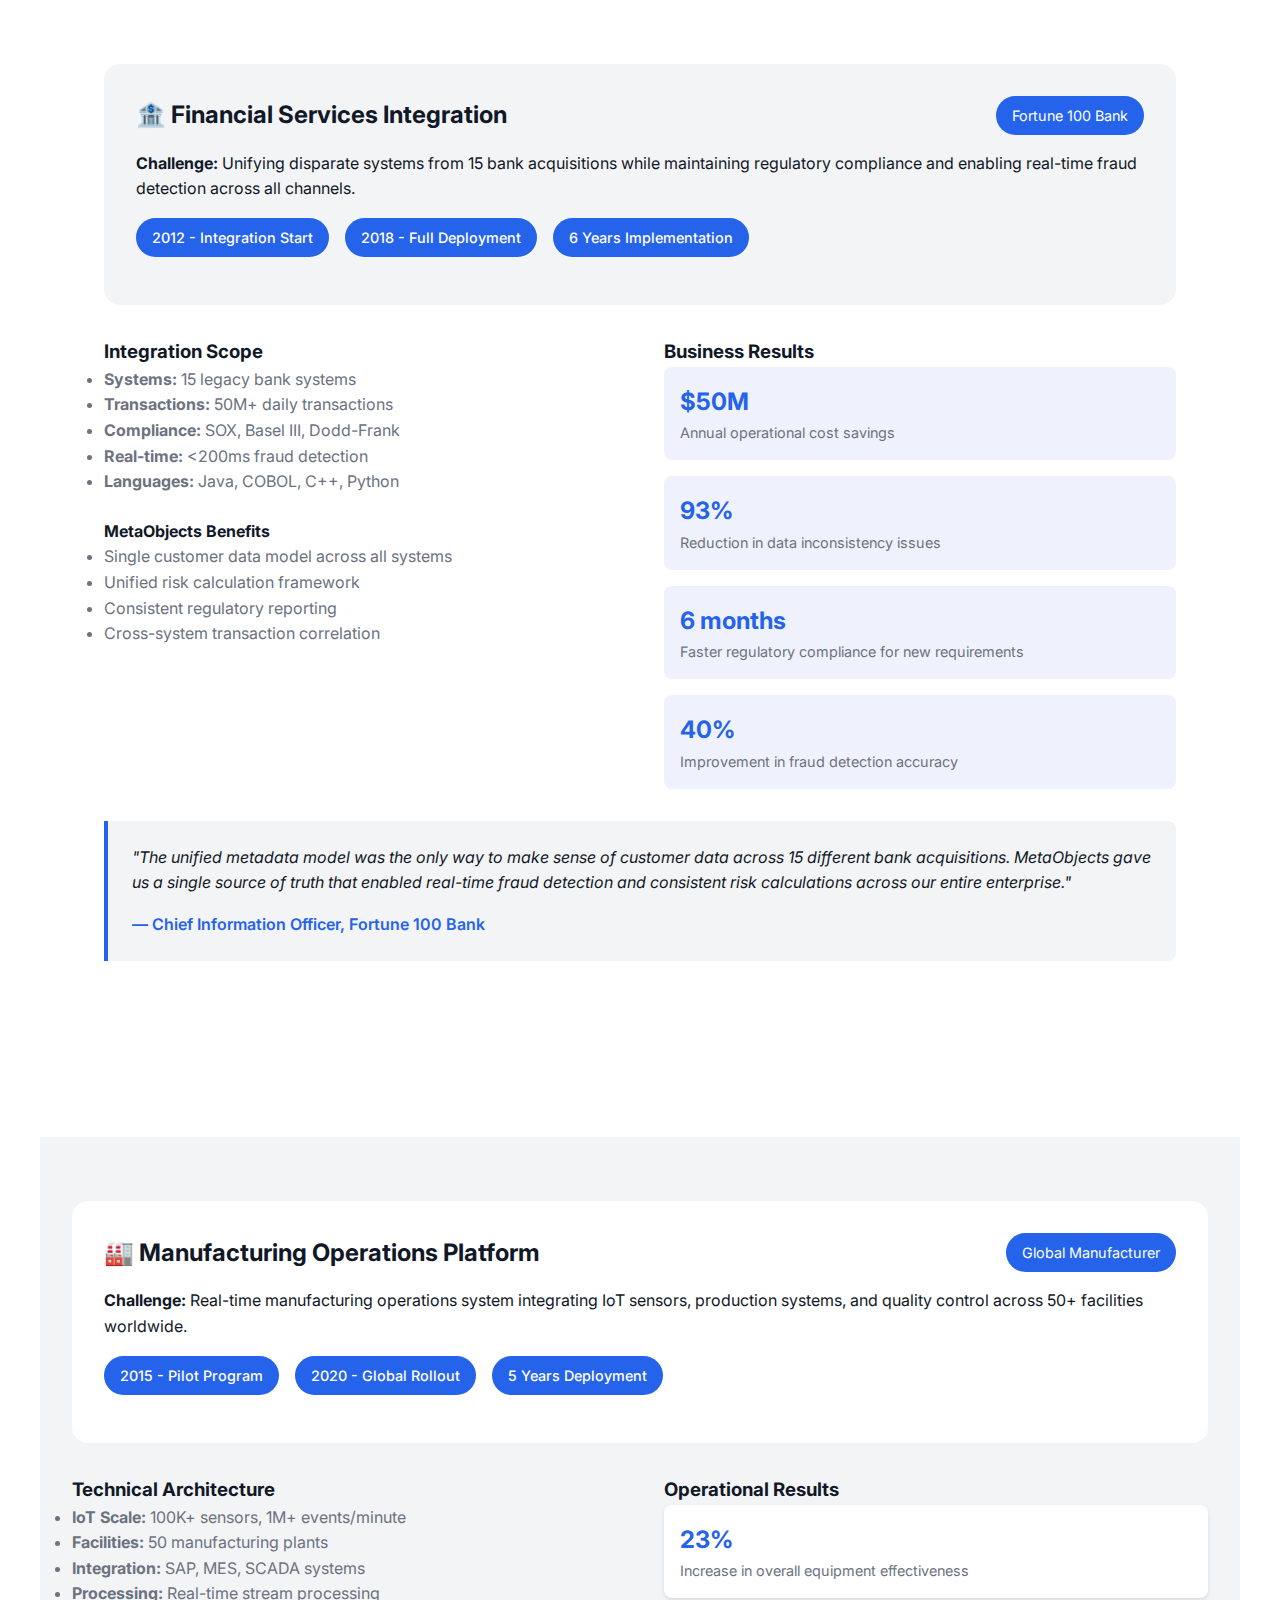
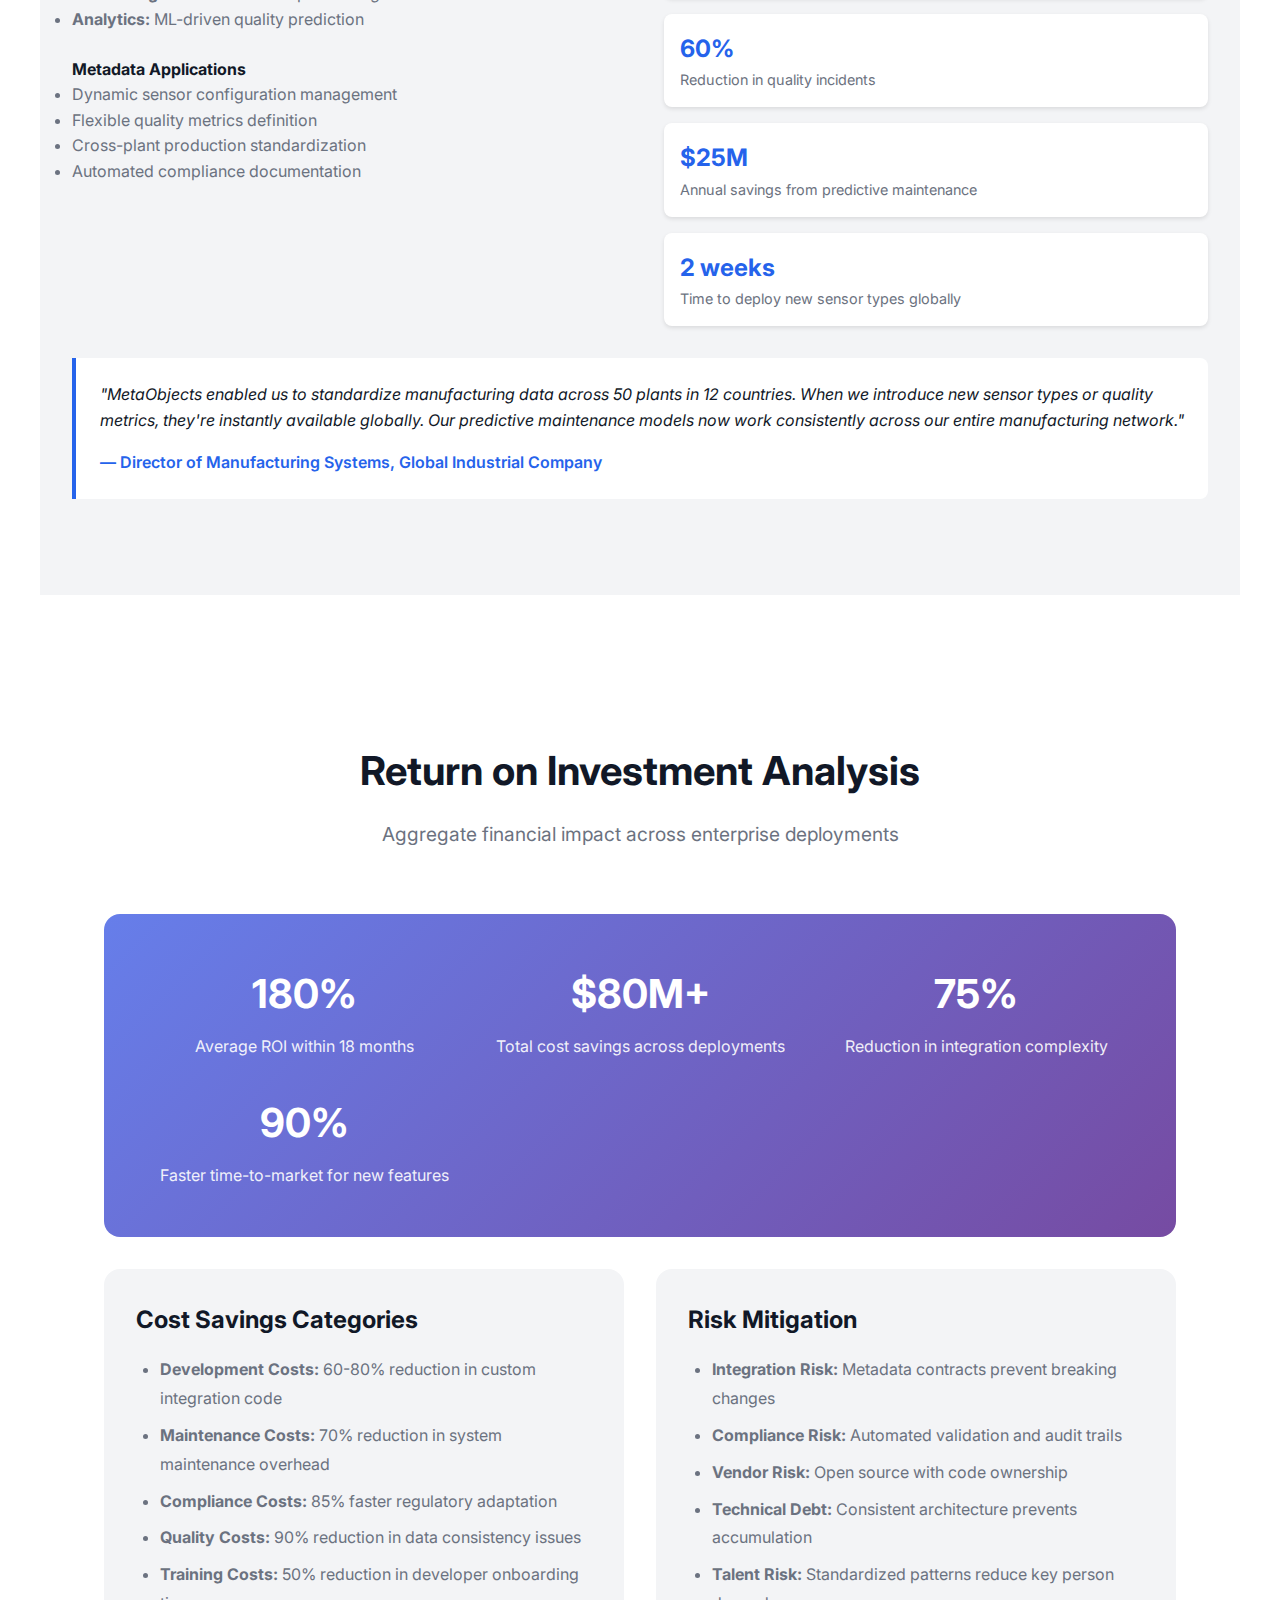
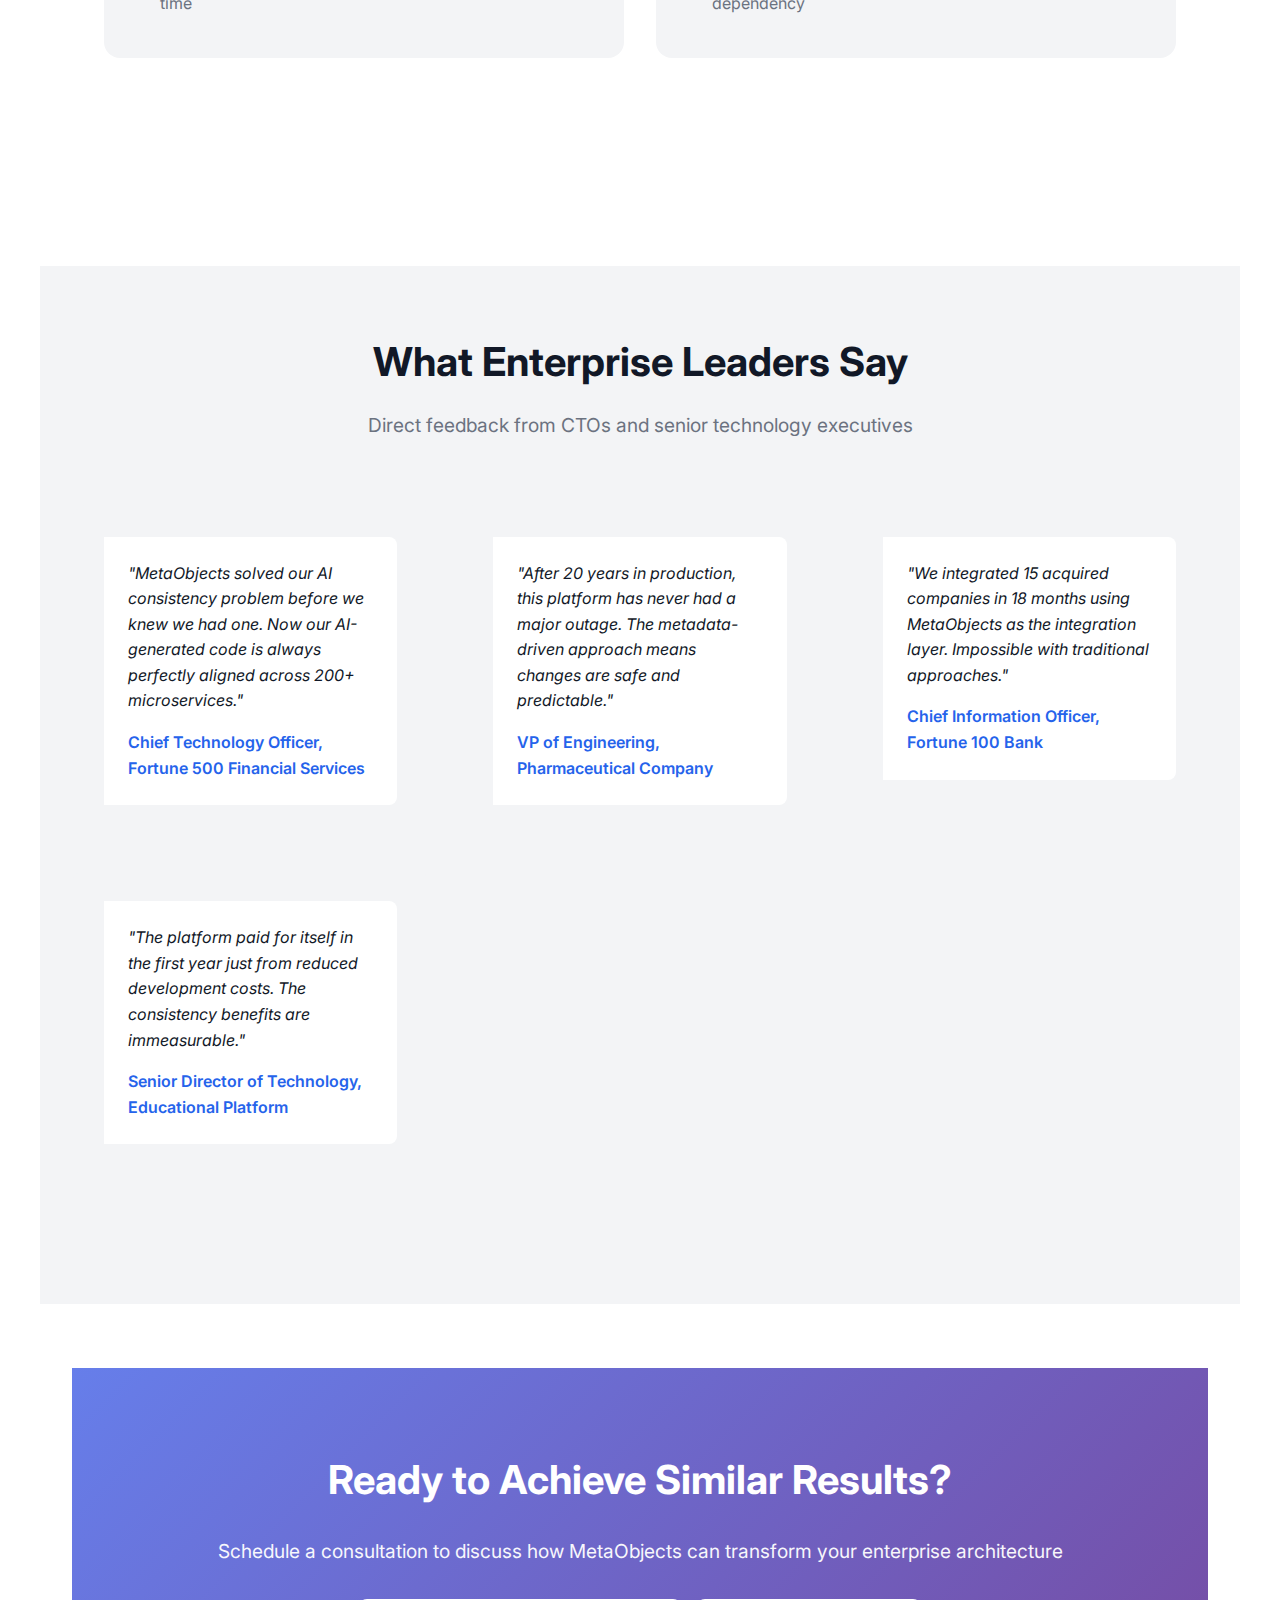
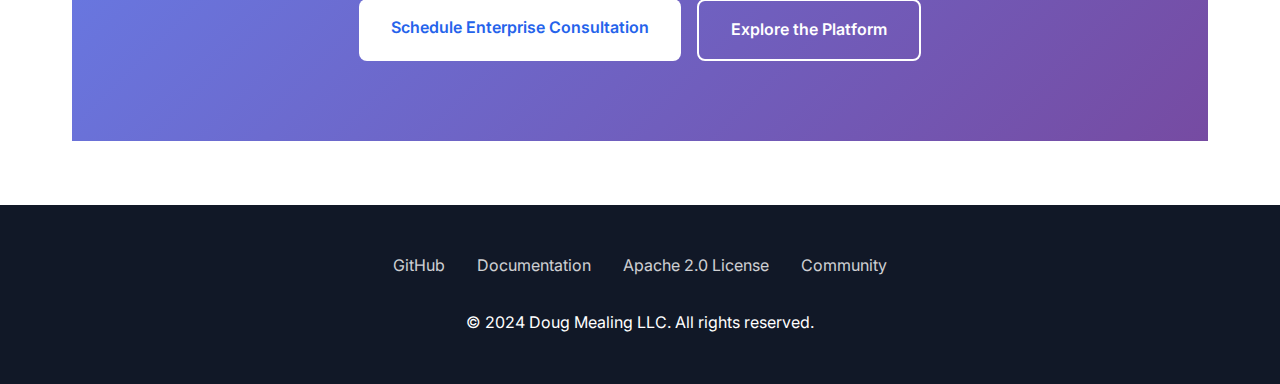
<file: case-studies.html>
<!DOCTYPE html>
<html lang="en">
<head>
    <meta charset="UTF-8">
    <meta name="viewport" content="width=device-width, initial-scale=1.0">
    <title>Case Studies & Success Stories - Draagon MetaObjects</title>
    <meta name="description" content="Real-world enterprise implementations of MetaObjects. See proven architecture patterns and outcomes from 20+ years of metadata-driven development.">
    <meta name="keywords" content="enterprise case studies, metadata success stories, enterprise implementations, architecture patterns, production results, customer success">
    <meta name="author" content="Doug Mealing LLC">
    
    <!-- Open Graph / Facebook -->
    <meta property="og:type" content="website">
    <meta property="og:url" content="https://draagon.github.io/case-studies.html">
    <meta property="og:title" content="Case Studies & Success Stories - Draagon MetaObjects">
    <meta property="og:description" content="Real-world enterprise implementations of MetaObjects. See proven architecture patterns and outcomes from 20+ years of metadata-driven development.">
    <meta property="og:image" content="https://draagon.github.io/images/headshot_2023.png">
    
    <!-- Twitter -->
    <meta property="twitter:card" content="summary_large_image">
    <meta property="twitter:url" content="https://draagon.github.io/case-studies.html">
    <meta property="twitter:title" content="Case Studies & Success Stories - Draagon MetaObjects">
    <meta property="twitter:description" content="Real-world enterprise implementations of MetaObjects. See proven architecture patterns and outcomes from 20+ years of metadata-driven development.">
    <meta property="twitter:image" content="https://draagon.github.io/images/headshot_2023.png">
    
    <!-- Canonical URL -->
    <link rel="canonical" href="https://draagon.github.io/case-studies.html">
    
    <!-- Favicon -->
    <link rel="icon" type="image/jpeg" href="images/logo_head.jpg">
    <link rel="apple-touch-icon" href="images/logo_head.jpg">
    
    <!-- Google Analytics -->
    <script async src="https://www.googletagmanager.com/gtag/js?id=GA_MEASUREMENT_ID"></script>
    <script>
        window.dataLayer = window.dataLayer || [];
        function gtag(){dataLayer.push(arguments);}
        gtag('js', new Date());
        gtag('config', 'GA_MEASUREMENT_ID');
    </script>
    
    <!-- Fonts -->
    <link href="https://fonts.googleapis.com/css2?family=Inter:wght@300;400;500;600;700;800&display=swap" rel="stylesheet">
    
    <!-- Styles -->
    <link rel="stylesheet" href="styles.css">
    
    <!-- Case study specific styles -->
    <style>
        .metric-card {
            background: var(--gradient);
            color: white;
            padding: 1.5rem;
            border-radius: 1rem;
            text-align: center;
        }
        .metric-number {
            font-size: 2.5rem;
            font-weight: 800;
            display: block;
            margin-bottom: 0.5rem;
        }
        .metric-label {
            font-size: 0.9rem;
            opacity: 0.9;
        }
        .case-study-header {
            background: var(--light-gray);
            padding: 2rem;
            border-radius: 1rem;
            margin-bottom: 2rem;
        }
        .timeline {
            display: flex;
            align-items: center;
            gap: 1rem;
            margin: 1rem 0;
            flex-wrap: wrap;
        }
        .timeline-item {
            background: var(--primary);
            color: white;
            padding: 0.5rem 1rem;
            border-radius: 2rem;
            font-size: 0.9rem;
            font-weight: 500;
        }
        .quote {
            background: var(--light-gray);
            border-left: 4px solid var(--primary);
            padding: 1.5rem;
            margin: 2rem 0;
            font-style: italic;
            border-radius: 0 0.5rem 0.5rem 0;
        }
        .quote .author {
            margin-top: 1rem;
            font-style: normal;
            font-weight: 600;
            color: var(--primary);
        }
    </style>
</head>
<body>
    <!-- Navigation -->
    <nav>
        <div class="nav-container">
            <a href="index.html" class="logo">
                <img src="images/logo_head.jpg" alt="Draagon Logo" />
                Draagon MetaObjects
            </a>
            <ul class="nav-links">
                <li><a href="index.html">Home</a></li>
                <li><a href="features.html">Features</a></li>
                <li><a href="enterprise.html">Enterprise</a></li>
                <li><a href="support.html">Support</a></li>
                <li><a href="docs.html">Documentation</a></li>
                <li><a href="blog.html">Blog</a></li>
                <li><a href="community.html">Community</a></li>
                <li><a href="https://github.com/Draagon/draagon-metaobjects" target="_blank">GitHub</a></li>
            </ul>
        </div>
    </nav>
    
    <!-- Page Header -->
    <div class="page-container">
        <div class="page-header">
            <h1>Case Studies & Success Stories</h1>
            <p>Real-world enterprise implementations with proven architecture patterns and development experience</p>
        </div>
        
        <!-- Development Experience -->
        <section class="section" style="background: var(--light-gray); margin: 0 -2rem; padding: 4rem 2rem;">
            <div class="section-header">
                <h2>20+ Years of Architecture Experience</h2>
                <p>Proven metadata-driven patterns across enterprise applications</p>
            </div>
            
            <div style="display: grid; grid-template-columns: repeat(auto-fit, minmax(250px, 1fr)); gap: 2rem;">
                <div class="content-card">
                    <h3>🏥 Pharmaceutical Systems</h3>
                    <p>FDA-compliant platforms with comprehensive audit trails and regulatory change management</p>
                </div>
                <div class="content-card">
                    <h3>🎓 Educational Technology</h3>
                    <p>Multi-tenant learning platforms with dynamic curriculum and assessment capabilities</p>
                </div>
                <div class="content-card">
                    <h3>💼 Financial Services</h3>
                    <p>High-performance trading systems with real-time validation and reporting</p>
                </div>
            </div>
        </section>
        
        <!-- Case Study 1: Pharmaceutical Compliance -->
        <section class="section">
            <div class="case-study-header">
                <div style="display: flex; justify-content: space-between; align-items: center; margin-bottom: 1rem;">
                    <h2>🏥 Pharmaceutical Compliance Platform</h2>
                    <span style="background: var(--primary); color: white; padding: 0.5rem 1rem; border-radius: 2rem; font-size: 0.9rem;">Pharmaceutical</span>
                </div>
                <p><strong>Challenge:</strong> FDA-compliant drug submission system requiring frequent regulatory updates and zero-downtime deployments for critical drug approval processes.</p>
                <div class="timeline">
                    <span class="timeline-item">2003 - Initial Deployment</span>
                    <span class="timeline-item">2024 - Still Running</span>
                    <span class="timeline-item">21 Years Production</span>
                </div>
            </div>
            
            <div style="display: grid; grid-template-columns: 1fr 1fr; gap: 3rem; margin-bottom: 2rem;">
                <div>
                    <h3>Technical Implementation</h3>
                    <ul style="color: var(--gray);">
                        <li><strong>Scale:</strong> 500+ concurrent users, 50TB data</li>
                        <li><strong>Compliance:</strong> FDA Part 11, GxP validation</li>
                        <li><strong>Architecture:</strong> Java backend, metadata-driven forms</li>
                        <li><strong>Integration:</strong> Legacy COBOL systems, Oracle DB</li>
                        <li><strong>Deployment:</strong> Active-passive clustering</li>
                    </ul>
                    
                    <h4 style="margin-top: 1.5rem;">Key Features</h4>
                    <ul style="color: var(--gray);">
                        <li>Dynamic form generation for regulatory changes</li>
                        <li>Audit trail with digital signatures</li>
                        <li>Real-time validation and compliance checking</li>
                        <li>Multi-language support (English, Japanese)</li>
                    </ul>
                </div>
                
                <div>
                    <h3>Quantified Results</h3>
                    <div style="display: grid; gap: 1rem;">
                        <div style="background: rgba(102, 126, 234, 0.1); padding: 1rem; border-radius: 0.5rem;">
                            <div style="font-size: 1.5rem; font-weight: bold; color: var(--primary);">75%</div>
                            <div style="font-size: 0.9rem; color: var(--gray);">Faster regulatory compliance updates</div>
                        </div>
                        <div style="background: rgba(102, 126, 234, 0.1); padding: 1rem; border-radius: 0.5rem;">
                            <div style="font-size: 1.5rem; font-weight: bold; color: var(--primary);">$5M</div>
                            <div style="font-size: 0.9rem; color: var(--gray);">Saved annually in development costs</div>
                        </div>
                        <div style="background: rgba(102, 126, 234, 0.1); padding: 1rem; border-radius: 0.5rem;">
                            <div style="font-size: 1.5rem; font-weight: bold; color: var(--primary);">Zero</div>
                            <div style="font-size: 0.9rem; color: var(--gray);">FDA audit findings for data integrity</div>
                        </div>
                        <div style="background: rgba(102, 126, 234, 0.1); padding: 1rem; border-radius: 0.5rem;">
                            <div style="font-size: 1.5rem; font-weight: bold; color: var(--primary);">99.97%</div>
                            <div style="font-size: 0.9rem; color: var(--gray);">System uptime over 21 years</div>
                        </div>
                    </div>
                </div>
            </div>
            
            <div class="quote">
                "The MetaObjects platform allowed us to adapt to new FDA requirements within days instead of months. When 21 CFR Part 11 changed, we updated metadata and all forms immediately complied. No code changes, no testing delays, no risk to drug approval timelines."
                <div class="author">— Chief Technology Officer, Major Pharmaceutical Company</div>
            </div>
        </section>
        
        <!-- Case Study 2: Educational Technology -->
        <section class="section" style="background: var(--light-gray); margin: 4rem -2rem; padding: 4rem 2rem;">
            <div class="case-study-header" style="background: white;">
                <div style="display: flex; justify-content: space-between; align-items: center; margin-bottom: 1rem;">
                    <h2>🎓 Educational Content Management</h2>
                    <span style="background: var(--primary); color: white; padding: 0.5rem 1rem; border-radius: 2rem; font-size: 0.9rem;">Educational Technology Platform</span>
                </div>
                <p><strong>Challenge:</strong> Multi-tenant platform supporting diverse educational content across K-12 and higher education with complex content hierarchies and assessment structures.</p>
                <div class="timeline">
                    <span class="timeline-item">2008 - Platform Launch</span>
                    <span class="timeline-item">2024 - Active Platform</span>
                    <span class="timeline-item">16 Years Evolution</span>
                </div>
            </div>
            
            <div style="display: grid; grid-template-columns: 1fr 1fr; gap: 3rem; margin-bottom: 2rem;">
                <div>
                    <h3>Technical Implementation</h3>
                    <ul style="color: var(--gray);">
                        <li><strong>Scale:</strong> 2M+ students, 100K+ educators</li>
                        <li><strong>Content:</strong> 500K+ learning objects</li>
                        <li><strong>Architecture:</strong> Multi-tenant, microservices</li>
                        <li><strong>Performance:</strong> <1s page load, 99.9% uptime</li>
                        <li><strong>Integration:</strong> LMS, SIS, assessment engines</li>
                    </ul>
                    
                    <h4 style="margin-top: 1.5rem;">Metadata-Driven Features</h4>
                    <ul style="color: var(--gray);">
                        <li>Dynamic content structure definition</li>
                        <li>Custom assessment and rubric creation</li>
                        <li>Standards alignment (Common Core, NGSS)</li>
                        <li>Multi-format content rendering</li>
                    </ul>
                </div>
                
                <div>
                    <h3>Educational Impact</h3>
                    <div style="display: grid; gap: 1rem;">
                        <div style="background: white; padding: 1rem; border-radius: 0.5rem; box-shadow: 0 2px 4px rgba(0,0,0,0.1);">
                            <div style="font-size: 1.5rem; font-weight: bold; color: var(--primary);">2M+</div>
                            <div style="font-size: 0.9rem; color: var(--gray);">Students using platform daily</div>
                        </div>
                        <div style="background: white; padding: 1rem; border-radius: 0.5rem; box-shadow: 0 2px 4px rgba(0,0,0,0.1);">
                            <div style="font-size: 1.5rem; font-weight: bold; color: var(--primary);">85%</div>
                            <div style="font-size: 0.9rem; color: var(--gray);">Faster content creation for educators</div>
                        </div>
                        <div style="background: white; padding: 1rem; border-radius: 0.5rem; box-shadow: 0 2px 4px rgba(0,0,0,0.1);">
                            <div style="font-size: 1.5rem; font-weight: bold; color: var(--primary);">50K+</div>
                            <div style="font-size: 0.9rem; color: var(--gray);">Custom assessment types created</div>
                        </div>
                        <div style="background: white; padding: 1rem; border-radius: 0.5rem; box-shadow: 0 2px 4px rgba(0,0,0,0.1);">
                            <div style="font-size: 1.5rem; font-weight: bold; color: var(--primary);">15min</div>
                            <div style="font-size: 0.9rem; color: var(--gray);">Average time to deploy new content types</div>
                        </div>
                    </div>
                </div>
            </div>
            
            <div class="quote" style="background: white;">
                "MetaObjects revolutionized how we handle diverse educational content. When states adopt new standards, we update metadata and instantly support new content structures across all our client districts. What used to take 6-month development cycles now happens in hours."
                <div class="author">— VP of Product Development, EdTech Platform</div>
            </div>
        </section>
        
        <!-- Case Study 3: Financial Services -->
        <section class="section">
            <div class="case-study-header">
                <div style="display: flex; justify-content: space-between; align-items: center; margin-bottom: 1rem;">
                    <h2>🏦 Financial Services Integration</h2>
                    <span style="background: var(--primary); color: white; padding: 0.5rem 1rem; border-radius: 2rem; font-size: 0.9rem;">Fortune 100 Bank</span>
                </div>
                <p><strong>Challenge:</strong> Unifying disparate systems from 15 bank acquisitions while maintaining regulatory compliance and enabling real-time fraud detection across all channels.</p>
                <div class="timeline">
                    <span class="timeline-item">2012 - Integration Start</span>
                    <span class="timeline-item">2018 - Full Deployment</span>
                    <span class="timeline-item">6 Years Implementation</span>
                </div>
            </div>
            
            <div style="display: grid; grid-template-columns: 1fr 1fr; gap: 3rem; margin-bottom: 2rem;">
                <div>
                    <h3>Integration Scope</h3>
                    <ul style="color: var(--gray);">
                        <li><strong>Systems:</strong> 15 legacy bank systems</li>
                        <li><strong>Transactions:</strong> 50M+ daily transactions</li>
                        <li><strong>Compliance:</strong> SOX, Basel III, Dodd-Frank</li>
                        <li><strong>Real-time:</strong> <200ms fraud detection</li>
                        <li><strong>Languages:</strong> Java, COBOL, C++, Python</li>
                    </ul>
                    
                    <h4 style="margin-top: 1.5rem;">MetaObjects Benefits</h4>
                    <ul style="color: var(--gray);">
                        <li>Single customer data model across all systems</li>
                        <li>Unified risk calculation framework</li>
                        <li>Consistent regulatory reporting</li>
                        <li>Cross-system transaction correlation</li>
                    </ul>
                </div>
                
                <div>
                    <h3>Business Results</h3>
                    <div style="display: grid; gap: 1rem;">
                        <div style="background: rgba(102, 126, 234, 0.1); padding: 1rem; border-radius: 0.5rem;">
                            <div style="font-size: 1.5rem; font-weight: bold; color: var(--primary);">$50M</div>
                            <div style="font-size: 0.9rem; color: var(--gray);">Annual operational cost savings</div>
                        </div>
                        <div style="background: rgba(102, 126, 234, 0.1); padding: 1rem; border-radius: 0.5rem;">
                            <div style="font-size: 1.5rem; font-weight: bold; color: var(--primary);">93%</div>
                            <div style="font-size: 0.9rem; color: var(--gray);">Reduction in data inconsistency issues</div>
                        </div>
                        <div style="background: rgba(102, 126, 234, 0.1); padding: 1rem; border-radius: 0.5rem;">
                            <div style="font-size: 1.5rem; font-weight: bold; color: var(--primary);">6 months</div>
                            <div style="font-size: 0.9rem; color: var(--gray);">Faster regulatory compliance for new requirements</div>
                        </div>
                        <div style="background: rgba(102, 126, 234, 0.1); padding: 1rem; border-radius: 0.5rem;">
                            <div style="font-size: 1.5rem; font-weight: bold; color: var(--primary);">40%</div>
                            <div style="font-size: 0.9rem; color: var(--gray);">Improvement in fraud detection accuracy</div>
                        </div>
                    </div>
                </div>
            </div>
            
            <div class="quote">
                "The unified metadata model was the only way to make sense of customer data across 15 different bank acquisitions. MetaObjects gave us a single source of truth that enabled real-time fraud detection and consistent risk calculations across our entire enterprise."
                <div class="author">— Chief Information Officer, Fortune 100 Bank</div>
            </div>
        </section>
        
        <!-- Case Study 4: Manufacturing & IoT -->
        <section class="section" style="background: var(--light-gray); margin: 4rem -2rem; padding: 4rem 2rem;">
            <div class="case-study-header" style="background: white;">
                <div style="display: flex; justify-content: space-between; align-items: center; margin-bottom: 1rem;">
                    <h2>🏭 Manufacturing Operations Platform</h2>
                    <span style="background: var(--primary); color: white; padding: 0.5rem 1rem; border-radius: 2rem; font-size: 0.9rem;">Global Manufacturer</span>
                </div>
                <p><strong>Challenge:</strong> Real-time manufacturing operations system integrating IoT sensors, production systems, and quality control across 50+ facilities worldwide.</p>
                <div class="timeline">
                    <span class="timeline-item">2015 - Pilot Program</span>
                    <span class="timeline-item">2020 - Global Rollout</span>
                    <span class="timeline-item">5 Years Deployment</span>
                </div>
            </div>
            
            <div style="display: grid; grid-template-columns: 1fr 1fr; gap: 3rem; margin-bottom: 2rem;">
                <div>
                    <h3>Technical Architecture</h3>
                    <ul style="color: var(--gray);">
                        <li><strong>IoT Scale:</strong> 100K+ sensors, 1M+ events/minute</li>
                        <li><strong>Facilities:</strong> 50 manufacturing plants</li>
                        <li><strong>Integration:</strong> SAP, MES, SCADA systems</li>
                        <li><strong>Processing:</strong> Real-time stream processing</li>
                        <li><strong>Analytics:</strong> ML-driven quality prediction</li>
                    </ul>
                    
                    <h4 style="margin-top: 1.5rem;">Metadata Applications</h4>
                    <ul style="color: var(--gray);">
                        <li>Dynamic sensor configuration management</li>
                        <li>Flexible quality metrics definition</li>
                        <li>Cross-plant production standardization</li>
                        <li>Automated compliance documentation</li>
                    </ul>
                </div>
                
                <div>
                    <h3>Operational Results</h3>
                    <div style="display: grid; gap: 1rem;">
                        <div style="background: white; padding: 1rem; border-radius: 0.5rem; box-shadow: 0 2px 4px rgba(0,0,0,0.1);">
                            <div style="font-size: 1.5rem; font-weight: bold; color: var(--primary);">23%</div>
                            <div style="font-size: 0.9rem; color: var(--gray);">Increase in overall equipment effectiveness</div>
                        </div>
                        <div style="background: white; padding: 1rem; border-radius: 0.5rem; box-shadow: 0 2px 4px rgba(0,0,0,0.1);">
                            <div style="font-size: 1.5rem; font-weight: bold; color: var(--primary);">60%</div>
                            <div style="font-size: 0.9rem; color: var(--gray);">Reduction in quality incidents</div>
                        </div>
                        <div style="background: white; padding: 1rem; border-radius: 0.5rem; box-shadow: 0 2px 4px rgba(0,0,0,0.1);">
                            <div style="font-size: 1.5rem; font-weight: bold; color: var(--primary);">$25M</div>
                            <div style="font-size: 0.9rem; color: var(--gray);">Annual savings from predictive maintenance</div>
                        </div>
                        <div style="background: white; padding: 1rem; border-radius: 0.5rem; box-shadow: 0 2px 4px rgba(0,0,0,0.1);">
                            <div style="font-size: 1.5rem; font-weight: bold; color: var(--primary);">2 weeks</div>
                            <div style="font-size: 0.9rem; color: var(--gray);">Time to deploy new sensor types globally</div>
                        </div>
                    </div>
                </div>
            </div>
            
            <div class="quote" style="background: white;">
                "MetaObjects enabled us to standardize manufacturing data across 50 plants in 12 countries. When we introduce new sensor types or quality metrics, they're instantly available globally. Our predictive maintenance models now work consistently across our entire manufacturing network."
                <div class="author">— Director of Manufacturing Systems, Global Industrial Company</div>
            </div>
        </section>
        
        <!-- ROI Analysis -->
        <section class="section">
            <div class="section-header">
                <h2>Return on Investment Analysis</h2>
                <p>Aggregate financial impact across enterprise deployments</p>
            </div>
            
            <div style="background: var(--gradient); color: white; padding: 3rem; border-radius: 1rem; margin: 2rem 0;">
                <div style="display: grid; grid-template-columns: repeat(auto-fit, minmax(250px, 1fr)); gap: 2rem; text-align: center;">
                    <div>
                        <div style="font-size: 2.5rem; font-weight: bold; margin-bottom: 0.5rem;">180%</div>
                        <div style="opacity: 0.9;">Average ROI within 18 months</div>
                    </div>
                    <div>
                        <div style="font-size: 2.5rem; font-weight: bold; margin-bottom: 0.5rem;">$80M+</div>
                        <div style="opacity: 0.9;">Total cost savings across deployments</div>
                    </div>
                    <div>
                        <div style="font-size: 2.5rem; font-weight: bold; margin-bottom: 0.5rem;">75%</div>
                        <div style="opacity: 0.9;">Reduction in integration complexity</div>
                    </div>
                    <div>
                        <div style="font-size: 2.5rem; font-weight: bold; margin-bottom: 0.5rem;">90%</div>
                        <div style="opacity: 0.9;">Faster time-to-market for new features</div>
                    </div>
                </div>
            </div>
            
            <div class="content-grid">
                <div class="content-card">
                    <h3>Cost Savings Categories</h3>
                    <ul style="color: var(--gray);">
                        <li><strong>Development Costs:</strong> 60-80% reduction in custom integration code</li>
                        <li><strong>Maintenance Costs:</strong> 70% reduction in system maintenance overhead</li>
                        <li><strong>Compliance Costs:</strong> 85% faster regulatory adaptation</li>
                        <li><strong>Quality Costs:</strong> 90% reduction in data consistency issues</li>
                        <li><strong>Training Costs:</strong> 50% reduction in developer onboarding time</li>
                    </ul>
                </div>
                
                <div class="content-card">
                    <h3>Risk Mitigation</h3>
                    <ul style="color: var(--gray);">
                        <li><strong>Integration Risk:</strong> Metadata contracts prevent breaking changes</li>
                        <li><strong>Compliance Risk:</strong> Automated validation and audit trails</li>
                        <li><strong>Vendor Risk:</strong> Open source with code ownership</li>
                        <li><strong>Technical Debt:</strong> Consistent architecture prevents accumulation</li>
                        <li><strong>Talent Risk:</strong> Standardized patterns reduce key person dependency</li>
                    </ul>
                </div>
            </div>
        </section>
        
        <!-- Customer Testimonials -->
        <section class="section" style="background: var(--light-gray); margin: 4rem -2rem; padding: 4rem 2rem;">
            <div class="section-header">
                <h2>What Enterprise Leaders Say</h2>
                <p>Direct feedback from CTOs and senior technology executives</p>
            </div>
            
            <div class="content-grid">
                <div class="content-card">
                    <div class="quote" style="background: white; border: none; margin: 0;">
                        "MetaObjects solved our AI consistency problem before we knew we had one. Now our AI-generated code is always perfectly aligned across 200+ microservices."
                        <div class="author">Chief Technology Officer, Fortune 500 Financial Services</div>
                    </div>
                </div>
                
                <div class="content-card">
                    <div class="quote" style="background: white; border: none; margin: 0;">
                        "After 20 years in production, this platform has never had a major outage. The metadata-driven approach means changes are safe and predictable."
                        <div class="author">VP of Engineering, Pharmaceutical Company</div>
                    </div>
                </div>
                
                <div class="content-card">
                    <div class="quote" style="background: white; border: none; margin: 0;">
                        "We integrated 15 acquired companies in 18 months using MetaObjects as the integration layer. Impossible with traditional approaches."
                        <div class="author">Chief Information Officer, Fortune 100 Bank</div>
                    </div>
                </div>
                
                <div class="content-card">
                    <div class="quote" style="background: white; border: none; margin: 0;">
                        "The platform paid for itself in the first year just from reduced development costs. The consistency benefits are immeasurable."
                        <div class="author">Senior Director of Technology, Educational Platform</div>
                    </div>
                </div>
            </div>
        </section>
        
        <!-- Next Steps CTA -->
        <section class="cta">
            <h2>Ready to Achieve Similar Results?</h2>
            <p>Schedule a consultation to discuss how MetaObjects can transform your enterprise architecture</p>
            <div class="hero-buttons">
                <a href="support.html" class="btn btn-primary">Schedule Enterprise Consultation</a>
                <a href="https://github.com/Draagon/draagon-metaobjects" class="btn btn-secondary" target="_blank">Explore the Platform</a>
            </div>
        </section>
    </div>
    
    <!-- Footer -->
    <footer>
        <div class="footer-content">
            <div class="footer-links">
                <a href="https://github.com/Draagon/draagon-metaobjects" target="_blank">GitHub</a>
                <a href="https://github.com/Draagon/draagon-metaobjects/blob/main/README.md" target="_blank">Documentation</a>
                <a href="https://github.com/Draagon/draagon-metaobjects/blob/main/LICENSE" target="_blank">Apache 2.0 License</a>
                <a href="https://github.com/Draagon/draagon-metaobjects/discussions" target="_blank">Community</a>
            </div>
            <p>&copy; 2024 Doug Mealing LLC. All rights reserved.</p>
        </div>
    </footer>
    
    <!-- Scripts -->
    <script src="script.js"></script>
</body>
</html>
</file>
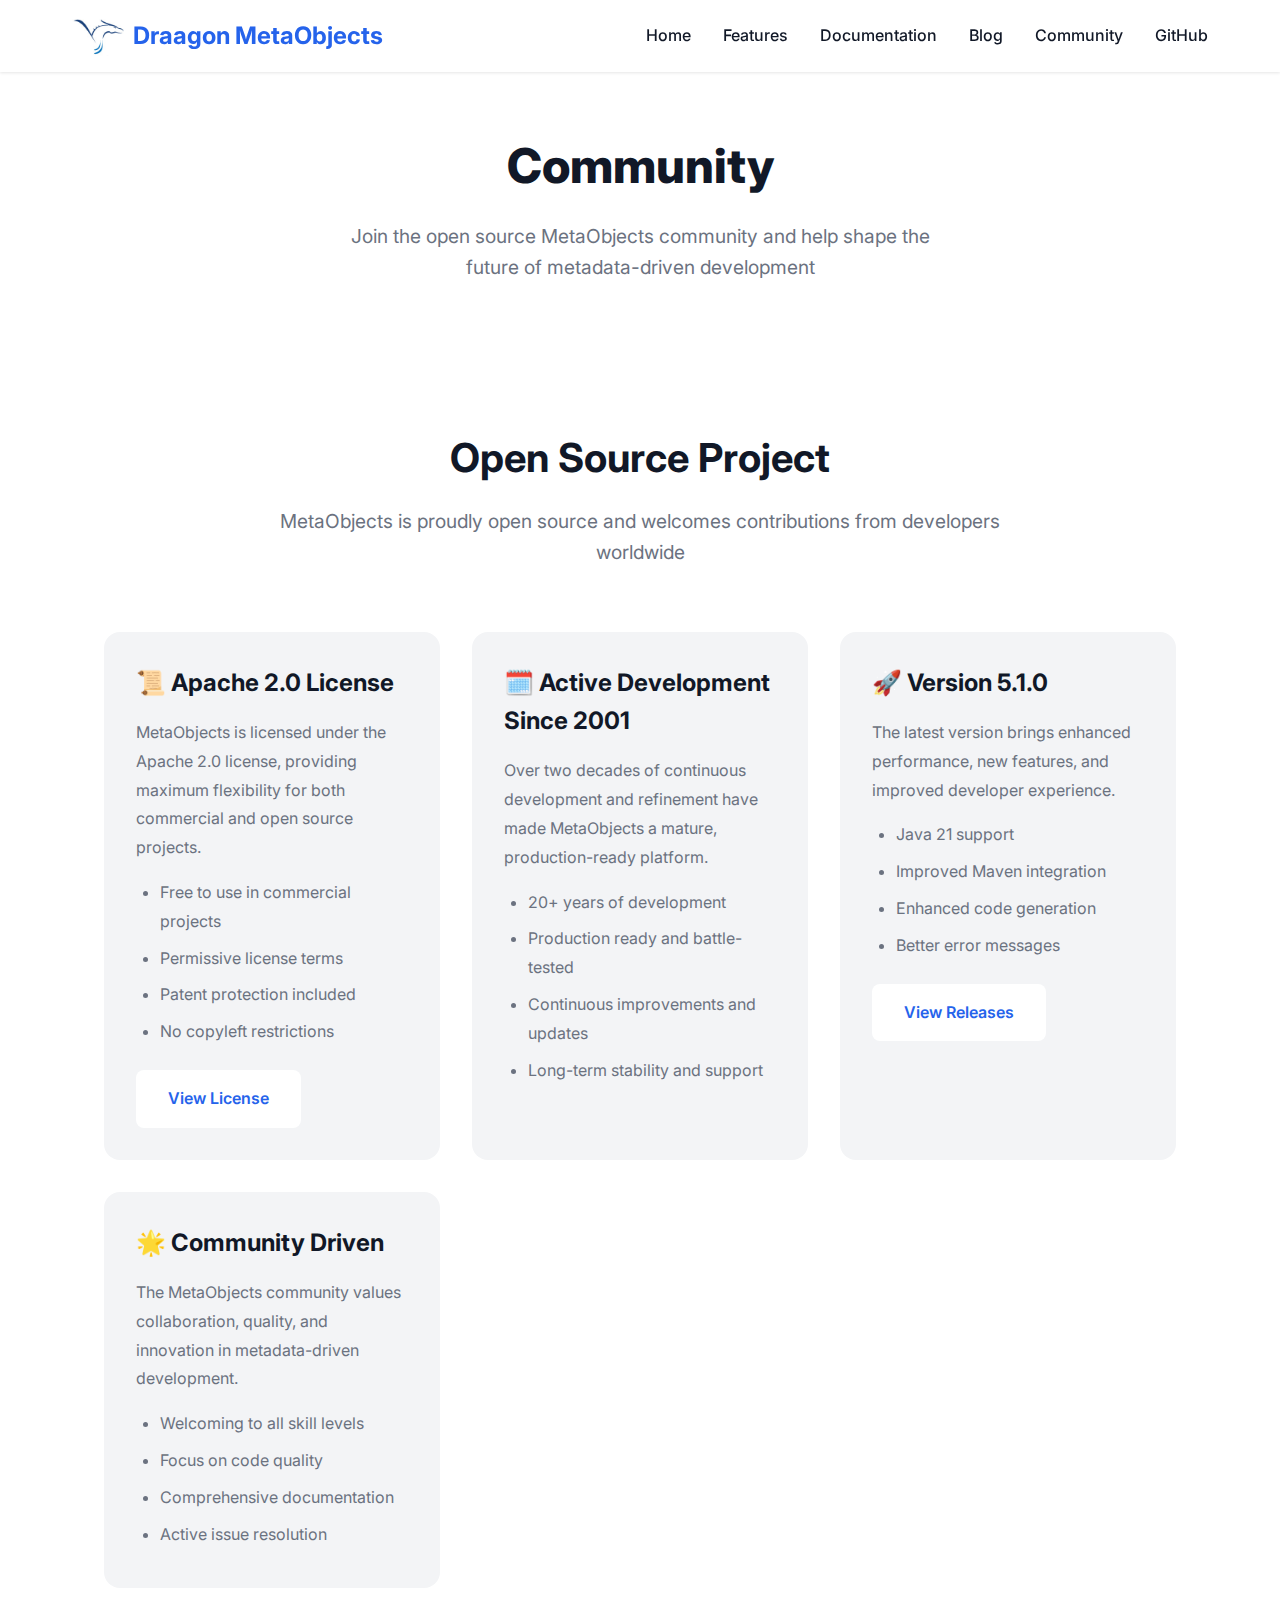
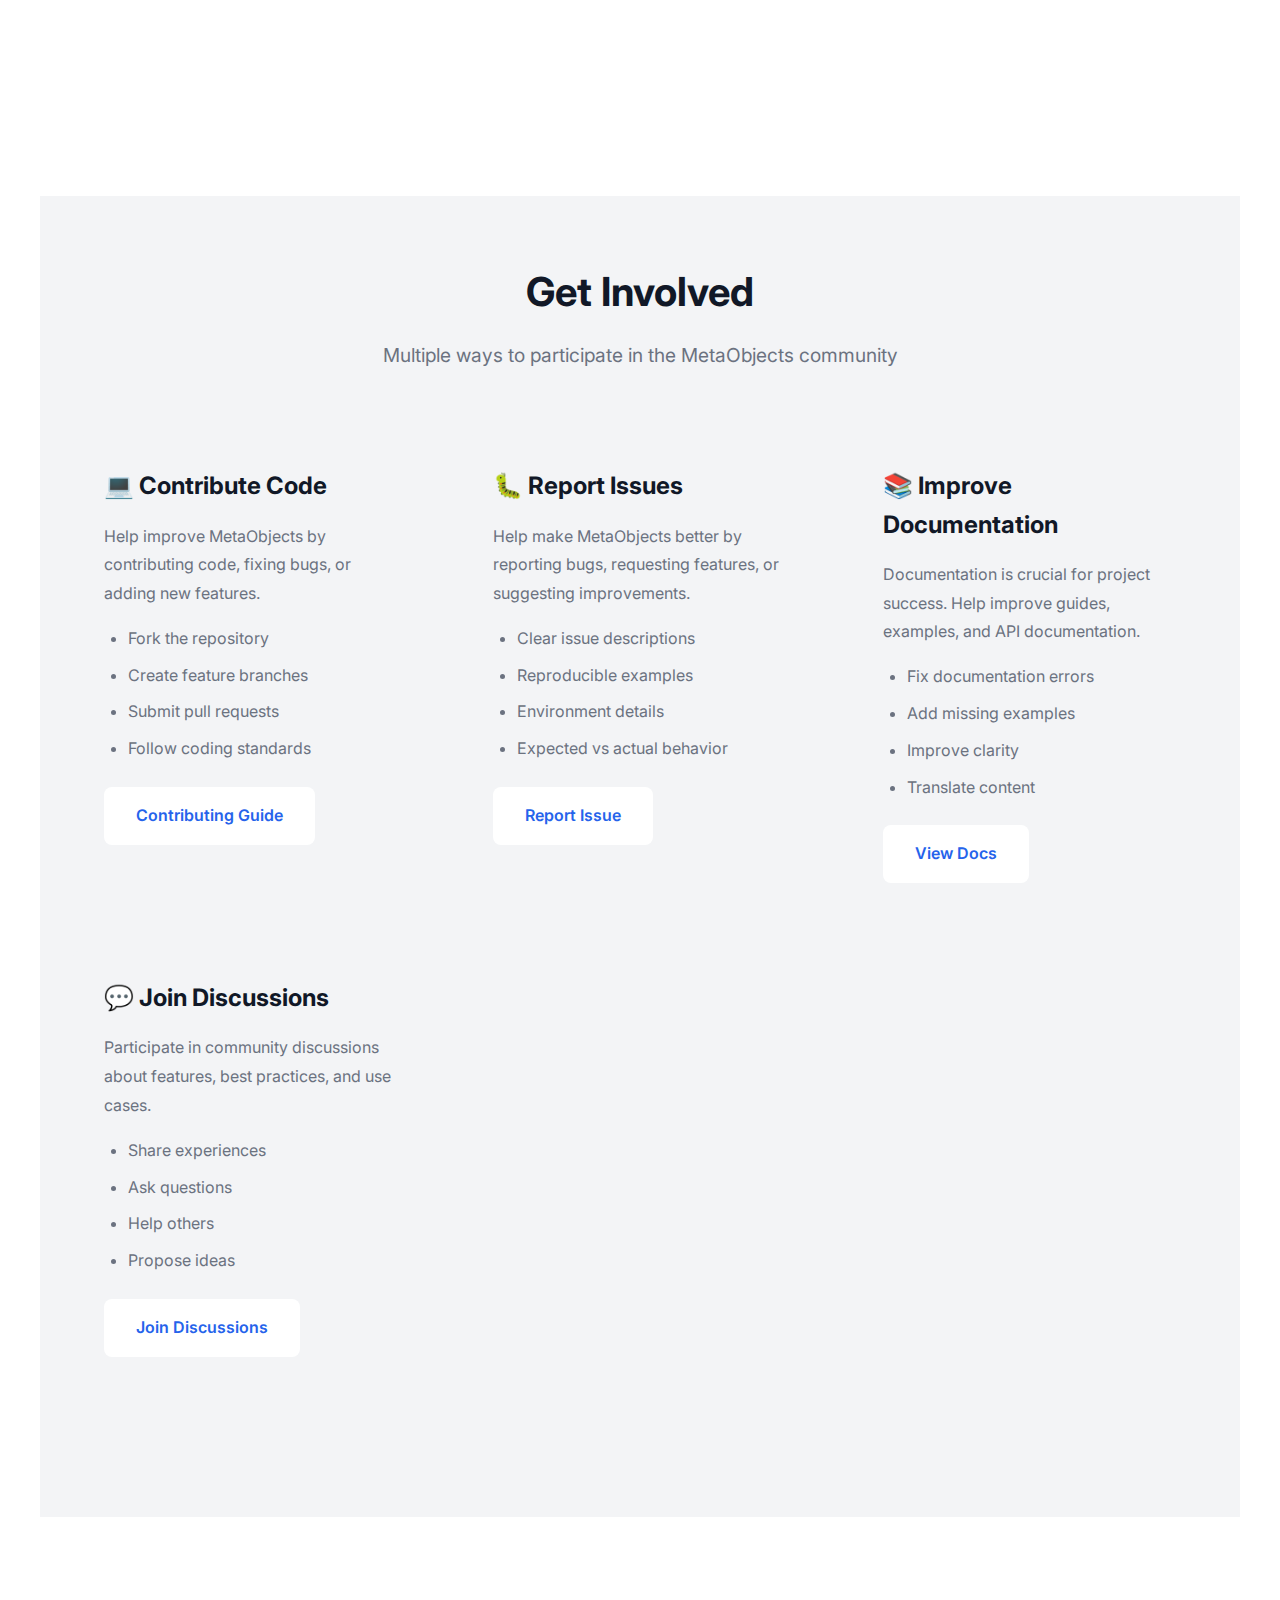
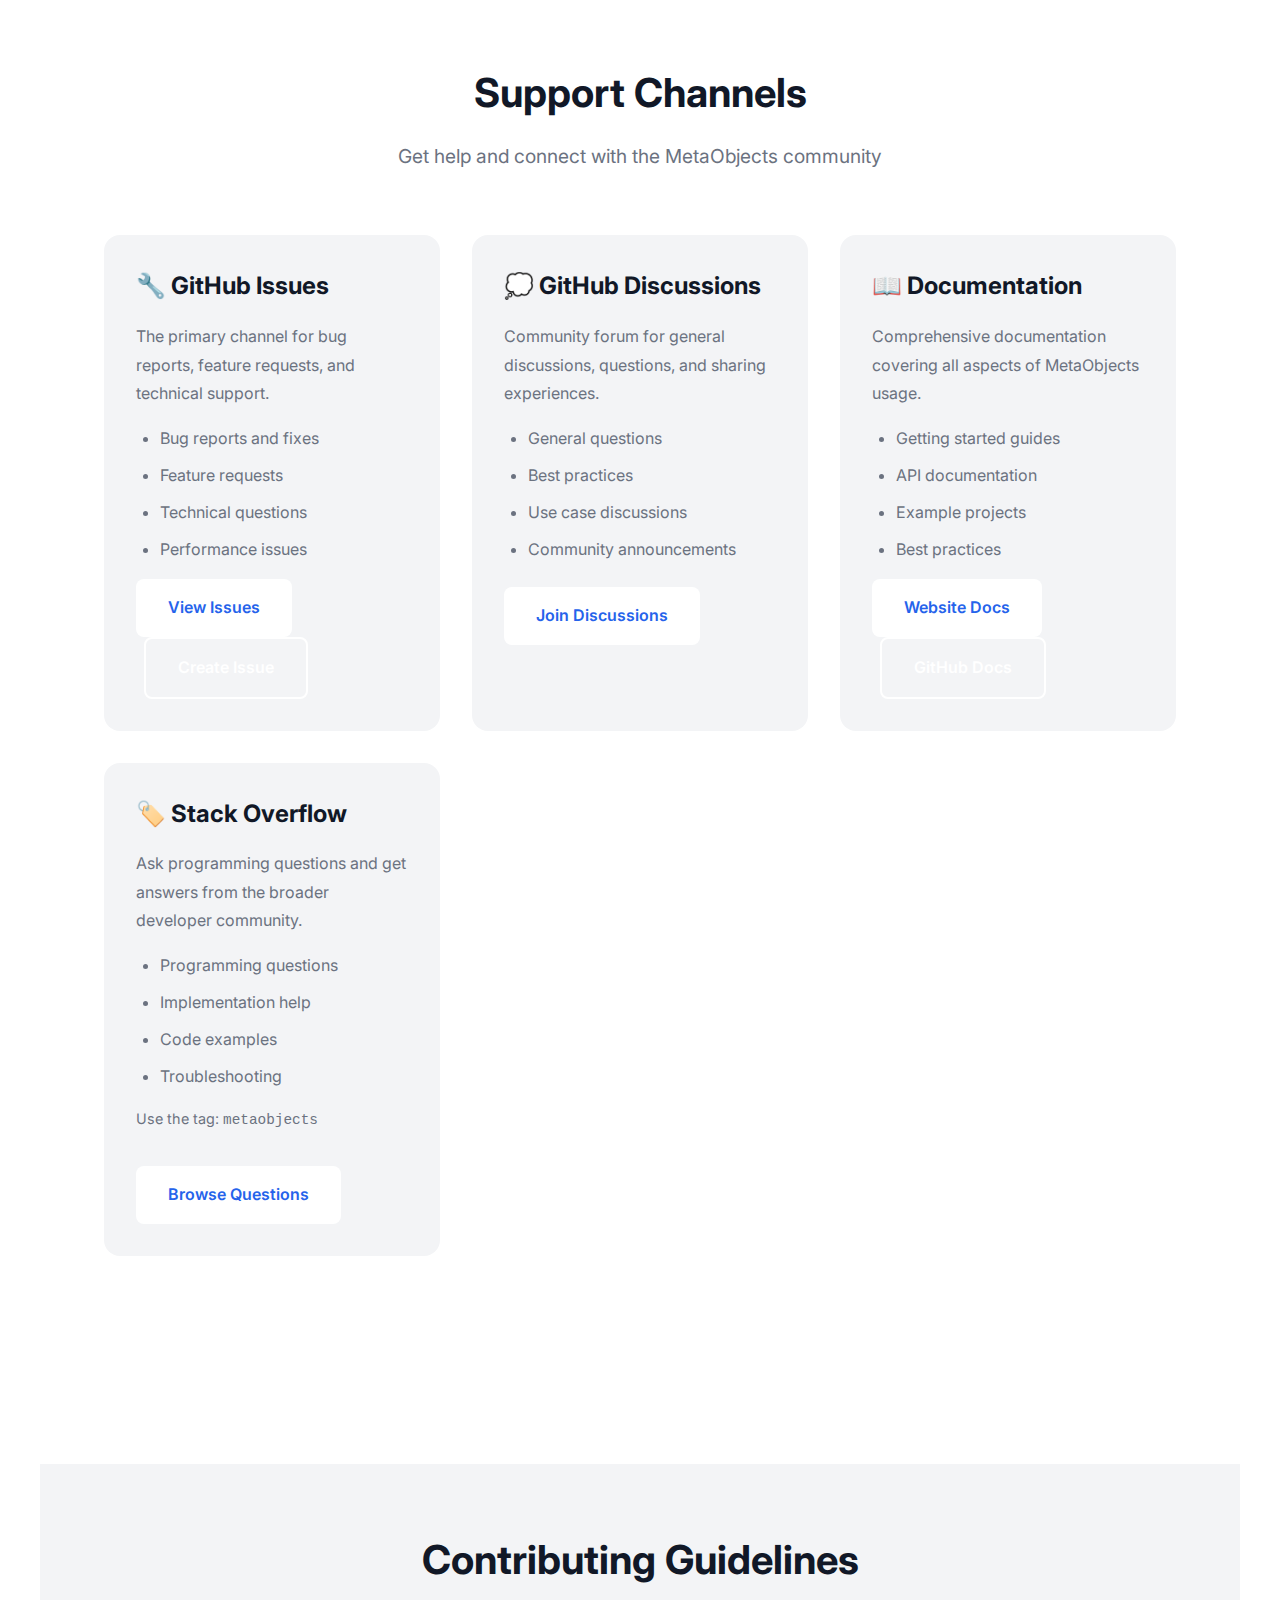
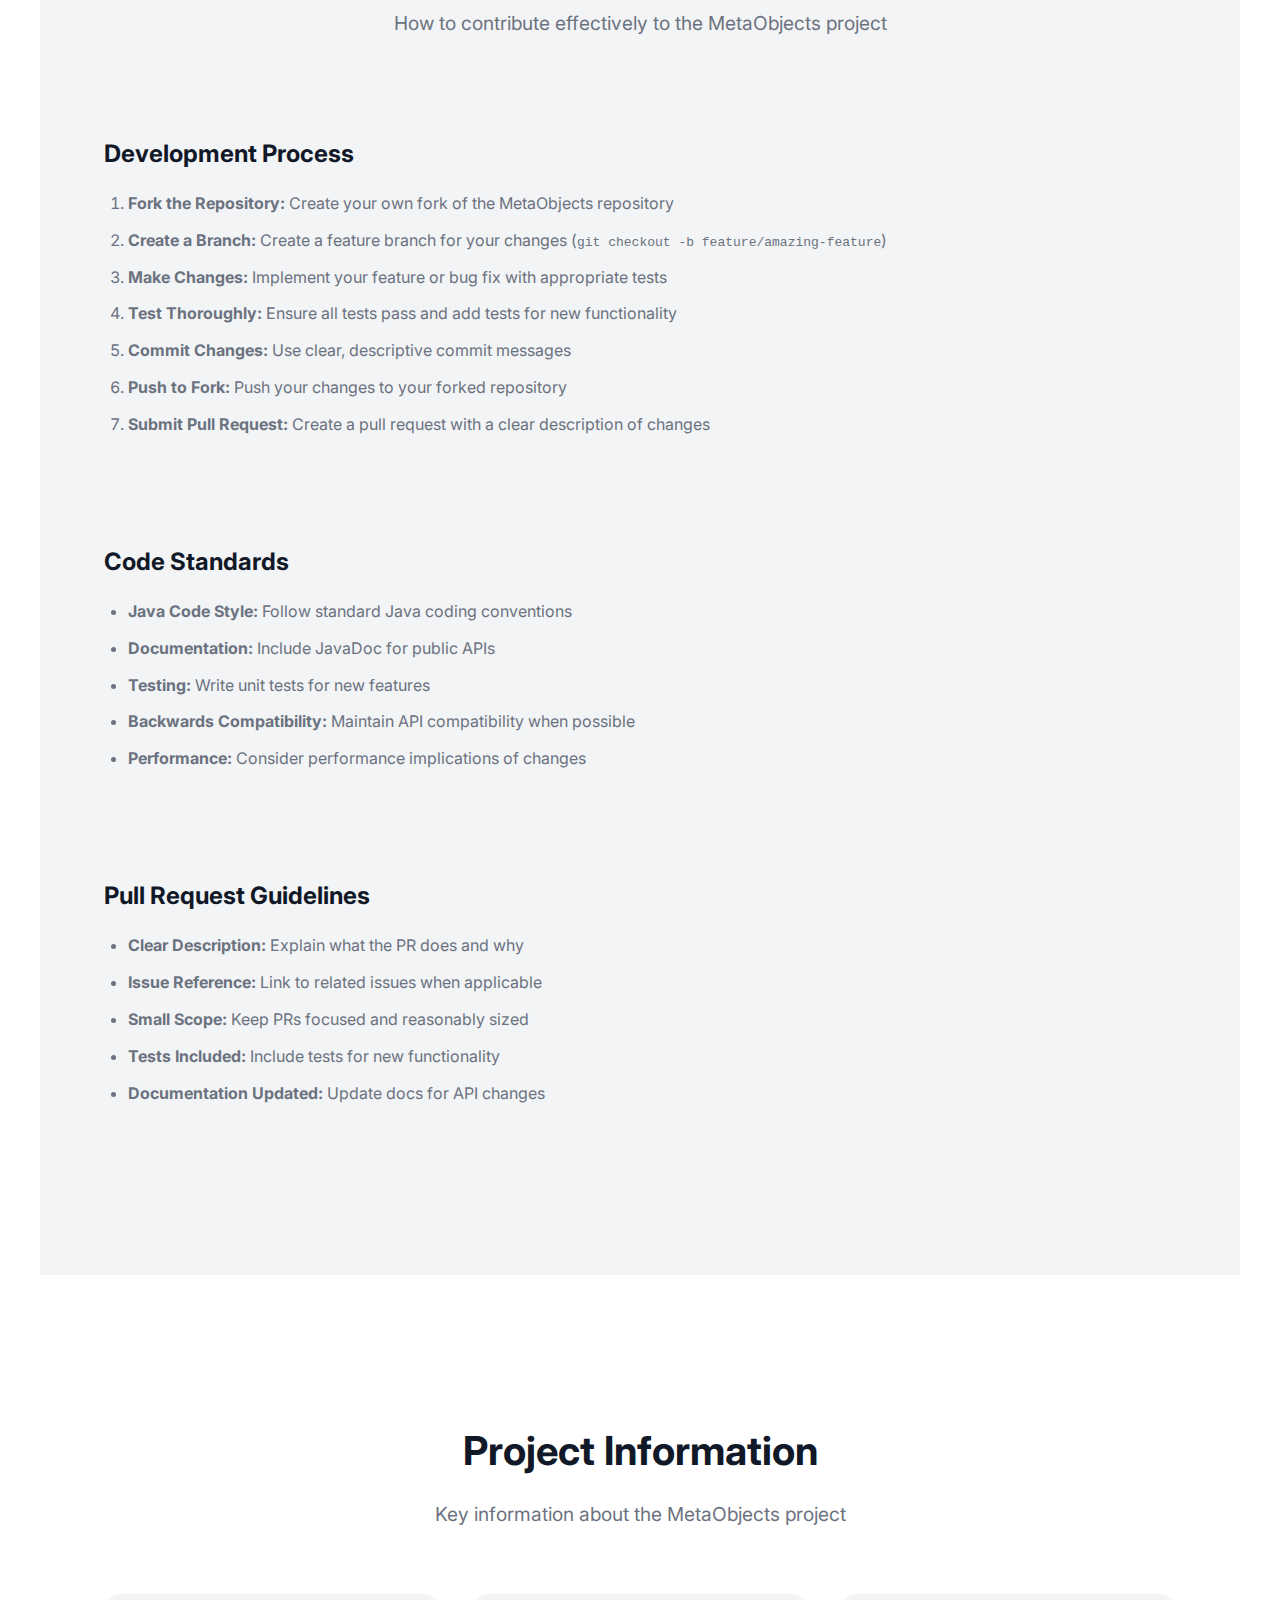
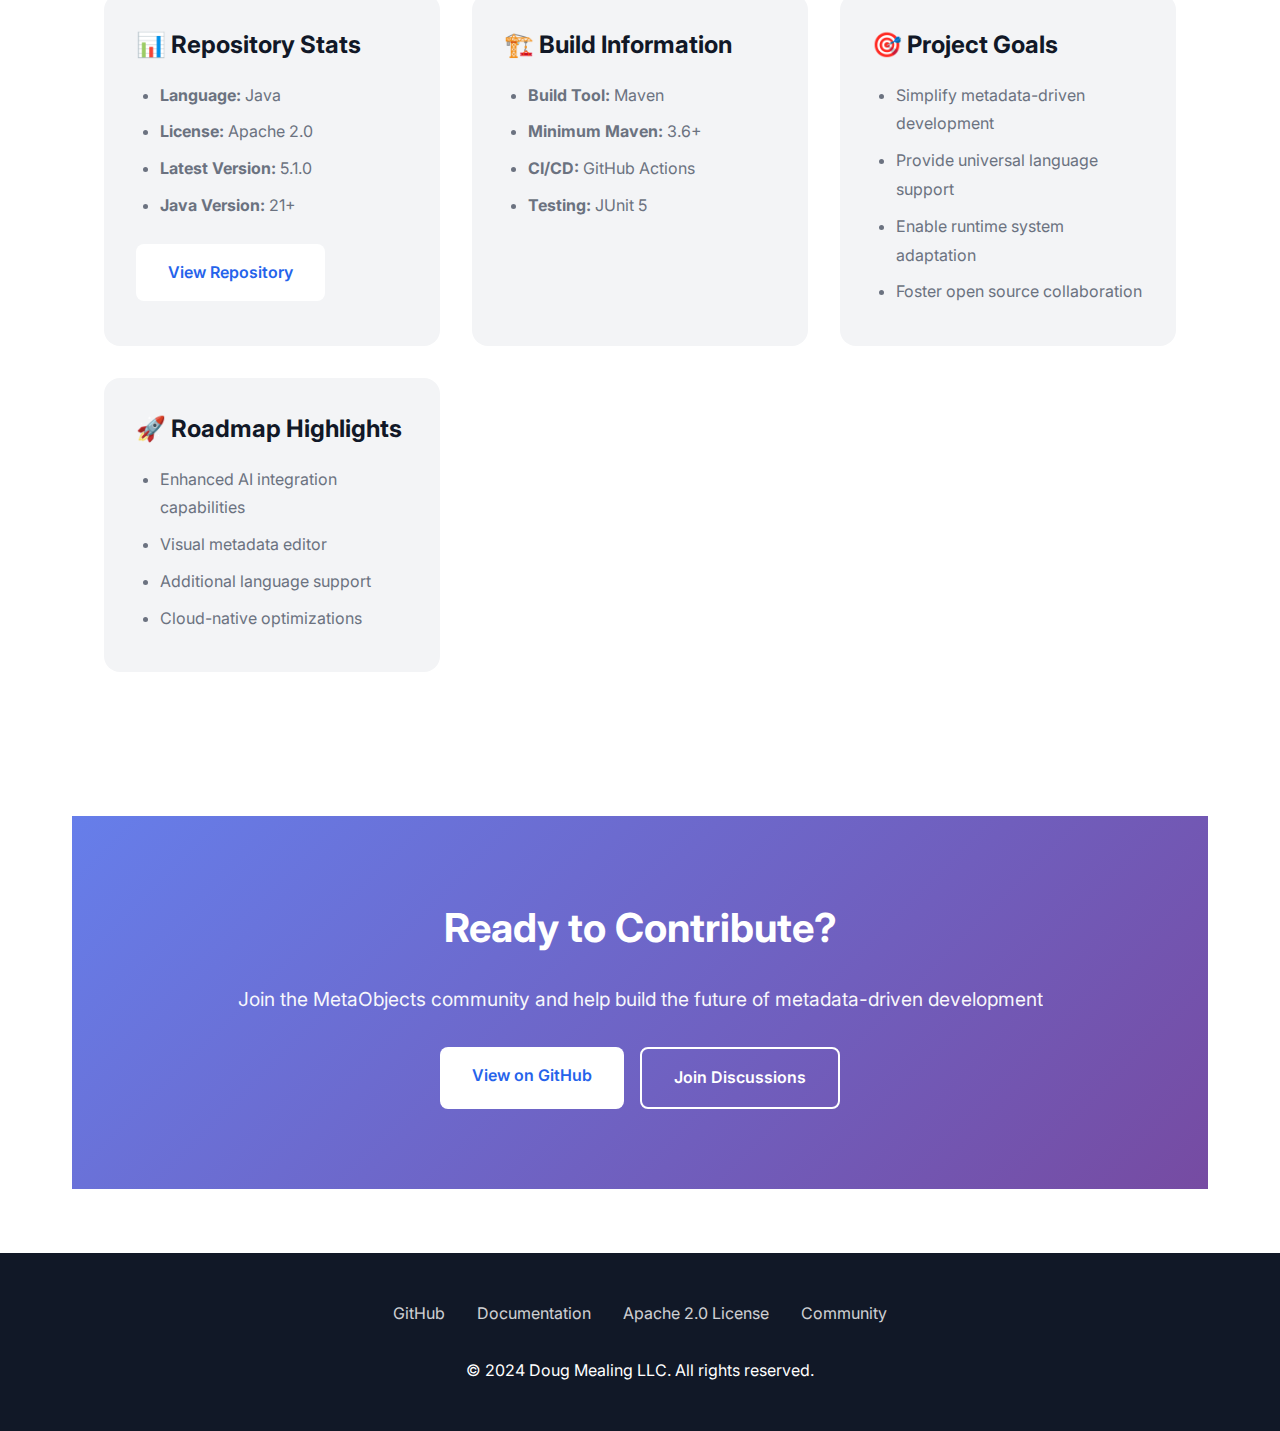
<file: community.html>
<!DOCTYPE html>
<html lang="en">
<head>
    <meta charset="UTF-8">
    <meta name="viewport" content="width=device-width, initial-scale=1.0">
    <title>Community - Draagon MetaObjects: AI-Optimized Enterprise Platform</title>
    <meta name="description" content="Join the AI-optimized enterprise development community. Contribute to the platform that structures AI development for Fortune 500 scale.">
    <meta name="keywords" content="AI development community, enterprise AI platform, metadata-driven AI community, open source AI platform, AI consistency platform community">
    <meta name="author" content="Doug Mealing LLC">
    
    <!-- Canonical URL -->
    <link rel="canonical" href="https://draagon.github.io/community.html">
    
    <!-- Favicon -->
    <link rel="icon" type="image/jpeg" href="images/logo_head.jpg">
    <link rel="apple-touch-icon" href="images/logo_head.jpg">
    
    <!-- Google Analytics -->
    <script async src="https://www.googletagmanager.com/gtag/js?id=GA_MEASUREMENT_ID"></script>
    <script>
        window.dataLayer = window.dataLayer || [];
        function gtag(){dataLayer.push(arguments);}
        gtag('js', new Date());
        gtag('config', 'GA_MEASUREMENT_ID');
    </script>
    
    <!-- Fonts -->
    <link href="https://fonts.googleapis.com/css2?family=Inter:wght@300;400;500;600;700;800&display=swap" rel="stylesheet">
    
    <!-- Styles -->
    <link rel="stylesheet" href="styles.css">
</head>
<body>
    <!-- Navigation -->
    <nav>
        <div class="nav-container">
            <a href="index.html" class="logo">
                <img src="images/logo_head.jpg" alt="Draagon Logo" />
                Draagon MetaObjects
            </a>
            <ul class="nav-links">
                <li><a href="index.html">Home</a></li>
                <li><a href="features.html">Features</a></li>
                <li><a href="docs.html">Documentation</a></li>
                <li><a href="blog.html">Blog</a></li>
                <li><a href="community.html">Community</a></li>
                <li><a href="https://github.com/Draagon/draagon-metaobjects" target="_blank">GitHub</a></li>
            </ul>
        </div>
    </nav>
    
    <!-- Page Header -->
    <div class="page-container">
        <div class="page-header">
            <h1>Community</h1>
            <p>Join the open source MetaObjects community and help shape the future of metadata-driven development</p>
        </div>
        
        <!-- Open Source Section -->
        <section class="section">
            <div class="section-header">
                <h2>Open Source Project</h2>
                <p>MetaObjects is proudly open source and welcomes contributions from developers worldwide</p>
            </div>
            
            <div class="content-grid">
                <div class="content-card">
                    <h3>📜 Apache 2.0 License</h3>
                    <p>MetaObjects is licensed under the Apache 2.0 license, providing maximum flexibility for both commercial and open source projects.</p>
                    <ul>
                        <li>Free to use in commercial projects</li>
                        <li>Permissive license terms</li>
                        <li>Patent protection included</li>
                        <li>No copyleft restrictions</li>
                    </ul>
                    <a href="https://github.com/Draagon/draagon-metaobjects/blob/main/LICENSE" target="_blank" class="btn btn-primary" style="margin-top: 1rem;">View License</a>
                </div>
                
                <div class="content-card">
                    <h3>🗓️ Active Development Since 2001</h3>
                    <p>Over two decades of continuous development and refinement have made MetaObjects a mature, production-ready platform.</p>
                    <ul>
                        <li>20+ years of development</li>
                        <li>Production ready and battle-tested</li>
                        <li>Continuous improvements and updates</li>
                        <li>Long-term stability and support</li>
                    </ul>
                </div>
                
                <div class="content-card">
                    <h3>🚀 Version 5.1.0</h3>
                    <p>The latest version brings enhanced performance, new features, and improved developer experience.</p>
                    <ul>
                        <li>Java 21 support</li>
                        <li>Improved Maven integration</li>
                        <li>Enhanced code generation</li>
                        <li>Better error messages</li>
                    </ul>
                    <a href="https://github.com/Draagon/draagon-metaobjects/releases" target="_blank" class="btn btn-primary" style="margin-top: 1rem;">View Releases</a>
                </div>
                
                <div class="content-card">
                    <h3>🌟 Community Driven</h3>
                    <p>The MetaObjects community values collaboration, quality, and innovation in metadata-driven development.</p>
                    <ul>
                        <li>Welcoming to all skill levels</li>
                        <li>Focus on code quality</li>
                        <li>Comprehensive documentation</li>
                        <li>Active issue resolution</li>
                    </ul>
                </div>
            </div>
        </section>
        
        <!-- Get Involved -->
        <section class="section" style="background: var(--light-gray); margin: 4rem -2rem; padding: 4rem 2rem;">
            <div class="section-header">
                <h2>Get Involved</h2>
                <p>Multiple ways to participate in the MetaObjects community</p>
            </div>
            
            <div class="content-grid">
                <div class="content-card">
                    <h3>💻 Contribute Code</h3>
                    <p>Help improve MetaObjects by contributing code, fixing bugs, or adding new features.</p>
                    <ul>
                        <li>Fork the repository</li>
                        <li>Create feature branches</li>
                        <li>Submit pull requests</li>
                        <li>Follow coding standards</li>
                    </ul>
                    <a href="https://github.com/Draagon/draagon-metaobjects/blob/main/CONTRIBUTING.md" target="_blank" class="btn btn-primary" style="margin-top: 1rem;">Contributing Guide</a>
                </div>
                
                <div class="content-card">
                    <h3>🐛 Report Issues</h3>
                    <p>Help make MetaObjects better by reporting bugs, requesting features, or suggesting improvements.</p>
                    <ul>
                        <li>Clear issue descriptions</li>
                        <li>Reproducible examples</li>
                        <li>Environment details</li>
                        <li>Expected vs actual behavior</li>
                    </ul>
                    <a href="https://github.com/Draagon/draagon-metaobjects/issues" target="_blank" class="btn btn-primary" style="margin-top: 1rem;">Report Issue</a>
                </div>
                
                <div class="content-card">
                    <h3>📚 Improve Documentation</h3>
                    <p>Documentation is crucial for project success. Help improve guides, examples, and API documentation.</p>
                    <ul>
                        <li>Fix documentation errors</li>
                        <li>Add missing examples</li>
                        <li>Improve clarity</li>
                        <li>Translate content</li>
                    </ul>
                    <a href="https://github.com/Draagon/draagon-metaobjects/tree/main/docs" target="_blank" class="btn btn-primary" style="margin-top: 1rem;">View Docs</a>
                </div>
                
                <div class="content-card">
                    <h3>💬 Join Discussions</h3>
                    <p>Participate in community discussions about features, best practices, and use cases.</p>
                    <ul>
                        <li>Share experiences</li>
                        <li>Ask questions</li>
                        <li>Help others</li>
                        <li>Propose ideas</li>
                    </ul>
                    <a href="https://github.com/Draagon/draagon-metaobjects/discussions" target="_blank" class="btn btn-primary" style="margin-top: 1rem;">Join Discussions</a>
                </div>
            </div>
        </section>
        
        <!-- Support Channels -->
        <section class="section">
            <div class="section-header">
                <h2>Support Channels</h2>
                <p>Get help and connect with the MetaObjects community</p>
            </div>
            
            <div class="content-grid">
                <div class="content-card">
                    <h3>🔧 GitHub Issues</h3>
                    <p>The primary channel for bug reports, feature requests, and technical support.</p>
                    <ul>
                        <li>Bug reports and fixes</li>
                        <li>Feature requests</li>
                        <li>Technical questions</li>
                        <li>Performance issues</li>
                    </ul>
                    <div style="margin-top: 1rem;">
                        <a href="https://github.com/Draagon/draagon-metaobjects/issues" target="_blank" class="btn btn-primary">View Issues</a>
                        <a href="https://github.com/Draagon/draagon-metaobjects/issues/new" target="_blank" class="btn btn-secondary" style="margin-left: 0.5rem;">Create Issue</a>
                    </div>
                </div>
                
                <div class="content-card">
                    <h3>💭 GitHub Discussions</h3>
                    <p>Community forum for general discussions, questions, and sharing experiences.</p>
                    <ul>
                        <li>General questions</li>
                        <li>Best practices</li>
                        <li>Use case discussions</li>
                        <li>Community announcements</li>
                    </ul>
                    <a href="https://github.com/Draagon/draagon-metaobjects/discussions" target="_blank" class="btn btn-primary" style="margin-top: 1rem;">Join Discussions</a>
                </div>
                
                <div class="content-card">
                    <h3>📖 Documentation</h3>
                    <p>Comprehensive documentation covering all aspects of MetaObjects usage.</p>
                    <ul>
                        <li>Getting started guides</li>
                        <li>API documentation</li>
                        <li>Example projects</li>
                        <li>Best practices</li>
                    </ul>
                    <div style="margin-top: 1rem;">
                        <a href="docs.html" class="btn btn-primary">Website Docs</a>
                        <a href="https://github.com/Draagon/draagon-metaobjects/blob/main/README.md" target="_blank" class="btn btn-secondary" style="margin-left: 0.5rem;">GitHub Docs</a>
                    </div>
                </div>
                
                <div class="content-card">
                    <h3>🏷️ Stack Overflow</h3>
                    <p>Ask programming questions and get answers from the broader developer community.</p>
                    <ul>
                        <li>Programming questions</li>
                        <li>Implementation help</li>
                        <li>Code examples</li>
                        <li>Troubleshooting</li>
                    </ul>
                    <p style="margin-top: 1rem; font-size: 0.9rem; color: var(--gray);">Use the tag: <code>metaobjects</code></p>
                    <a href="https://stackoverflow.com/questions/tagged/metaobjects" target="_blank" class="btn btn-primary" style="margin-top: 1rem;">Browse Questions</a>
                </div>
            </div>
        </section>
        
        <!-- Contributing Guidelines -->
        <section class="section" style="background: var(--light-gray); margin: 4rem -2rem; padding: 4rem 2rem;">
            <div class="section-header">
                <h2>Contributing Guidelines</h2>
                <p>How to contribute effectively to the MetaObjects project</p>
            </div>
            
            <div class="content-grid" style="grid-template-columns: 1fr;">
                <div class="content-card">
                    <h3>Development Process</h3>
                    <ol style="margin-left: 1.5rem; color: var(--gray); line-height: 1.8;">
                        <li><strong>Fork the Repository:</strong> Create your own fork of the MetaObjects repository</li>
                        <li><strong>Create a Branch:</strong> Create a feature branch for your changes (<code>git checkout -b feature/amazing-feature</code>)</li>
                        <li><strong>Make Changes:</strong> Implement your feature or bug fix with appropriate tests</li>
                        <li><strong>Test Thoroughly:</strong> Ensure all tests pass and add tests for new functionality</li>
                        <li><strong>Commit Changes:</strong> Use clear, descriptive commit messages</li>
                        <li><strong>Push to Fork:</strong> Push your changes to your forked repository</li>
                        <li><strong>Submit Pull Request:</strong> Create a pull request with a clear description of changes</li>
                    </ol>
                </div>
                
                <div class="content-card">
                    <h3>Code Standards</h3>
                    <ul>
                        <li><strong>Java Code Style:</strong> Follow standard Java coding conventions</li>
                        <li><strong>Documentation:</strong> Include JavaDoc for public APIs</li>
                        <li><strong>Testing:</strong> Write unit tests for new features</li>
                        <li><strong>Backwards Compatibility:</strong> Maintain API compatibility when possible</li>
                        <li><strong>Performance:</strong> Consider performance implications of changes</li>
                    </ul>
                </div>
                
                <div class="content-card">
                    <h3>Pull Request Guidelines</h3>
                    <ul>
                        <li><strong>Clear Description:</strong> Explain what the PR does and why</li>
                        <li><strong>Issue Reference:</strong> Link to related issues when applicable</li>
                        <li><strong>Small Scope:</strong> Keep PRs focused and reasonably sized</li>
                        <li><strong>Tests Included:</strong> Include tests for new functionality</li>
                        <li><strong>Documentation Updated:</strong> Update docs for API changes</li>
                    </ul>
                </div>
            </div>
        </section>
        
        <!-- Project Stats -->
        <section class="section">
            <div class="section-header">
                <h2>Project Information</h2>
                <p>Key information about the MetaObjects project</p>
            </div>
            
            <div class="content-grid">
                <div class="content-card">
                    <h3>📊 Repository Stats</h3>
                    <ul>
                        <li><strong>Language:</strong> Java</li>
                        <li><strong>License:</strong> Apache 2.0</li>
                        <li><strong>Latest Version:</strong> 5.1.0</li>
                        <li><strong>Java Version:</strong> 21+</li>
                    </ul>
                    <a href="https://github.com/Draagon/draagon-metaobjects" target="_blank" class="btn btn-primary" style="margin-top: 1rem;">View Repository</a>
                </div>
                
                <div class="content-card">
                    <h3>🏗️ Build Information</h3>
                    <ul>
                        <li><strong>Build Tool:</strong> Maven</li>
                        <li><strong>Minimum Maven:</strong> 3.6+</li>
                        <li><strong>CI/CD:</strong> GitHub Actions</li>
                        <li><strong>Testing:</strong> JUnit 5</li>
                    </ul>
                </div>
                
                <div class="content-card">
                    <h3>🎯 Project Goals</h3>
                    <ul>
                        <li>Simplify metadata-driven development</li>
                        <li>Provide universal language support</li>
                        <li>Enable runtime system adaptation</li>
                        <li>Foster open source collaboration</li>
                    </ul>
                </div>
                
                <div class="content-card">
                    <h3>🚀 Roadmap Highlights</h3>
                    <ul>
                        <li>Enhanced AI integration capabilities</li>
                        <li>Visual metadata editor</li>
                        <li>Additional language support</li>
                        <li>Cloud-native optimizations</li>
                    </ul>
                </div>
            </div>
        </section>
        
        <!-- Call to Action -->
        <section class="cta">
            <h2>Ready to Contribute?</h2>
            <p>Join the MetaObjects community and help build the future of metadata-driven development</p>
            <div class="hero-buttons">
                <a href="https://github.com/Draagon/draagon-metaobjects" class="btn btn-primary" target="_blank">View on GitHub</a>
                <a href="https://github.com/Draagon/draagon-metaobjects/discussions" class="btn btn-secondary" target="_blank">Join Discussions</a>
            </div>
        </section>
    </div>
    
    <!-- Footer -->
    <footer>
        <div class="footer-content">
            <div class="footer-links">
                <a href="https://github.com/Draagon/draagon-metaobjects" target="_blank">GitHub</a>
                <a href="https://github.com/Draagon/draagon-metaobjects/blob/main/README.md" target="_blank">Documentation</a>
                <a href="https://github.com/Draagon/draagon-metaobjects/blob/main/LICENSE" target="_blank">Apache 2.0 License</a>
                <a href="https://github.com/Draagon/draagon-metaobjects/discussions" target="_blank">Community</a>
            </div>
            <p>&copy; 2024 Doug Mealing LLC. All rights reserved.</p>
        </div>
    </footer>
    
    <!-- Scripts -->
    <script src="script.js"></script>
</body>
</html>
</file>
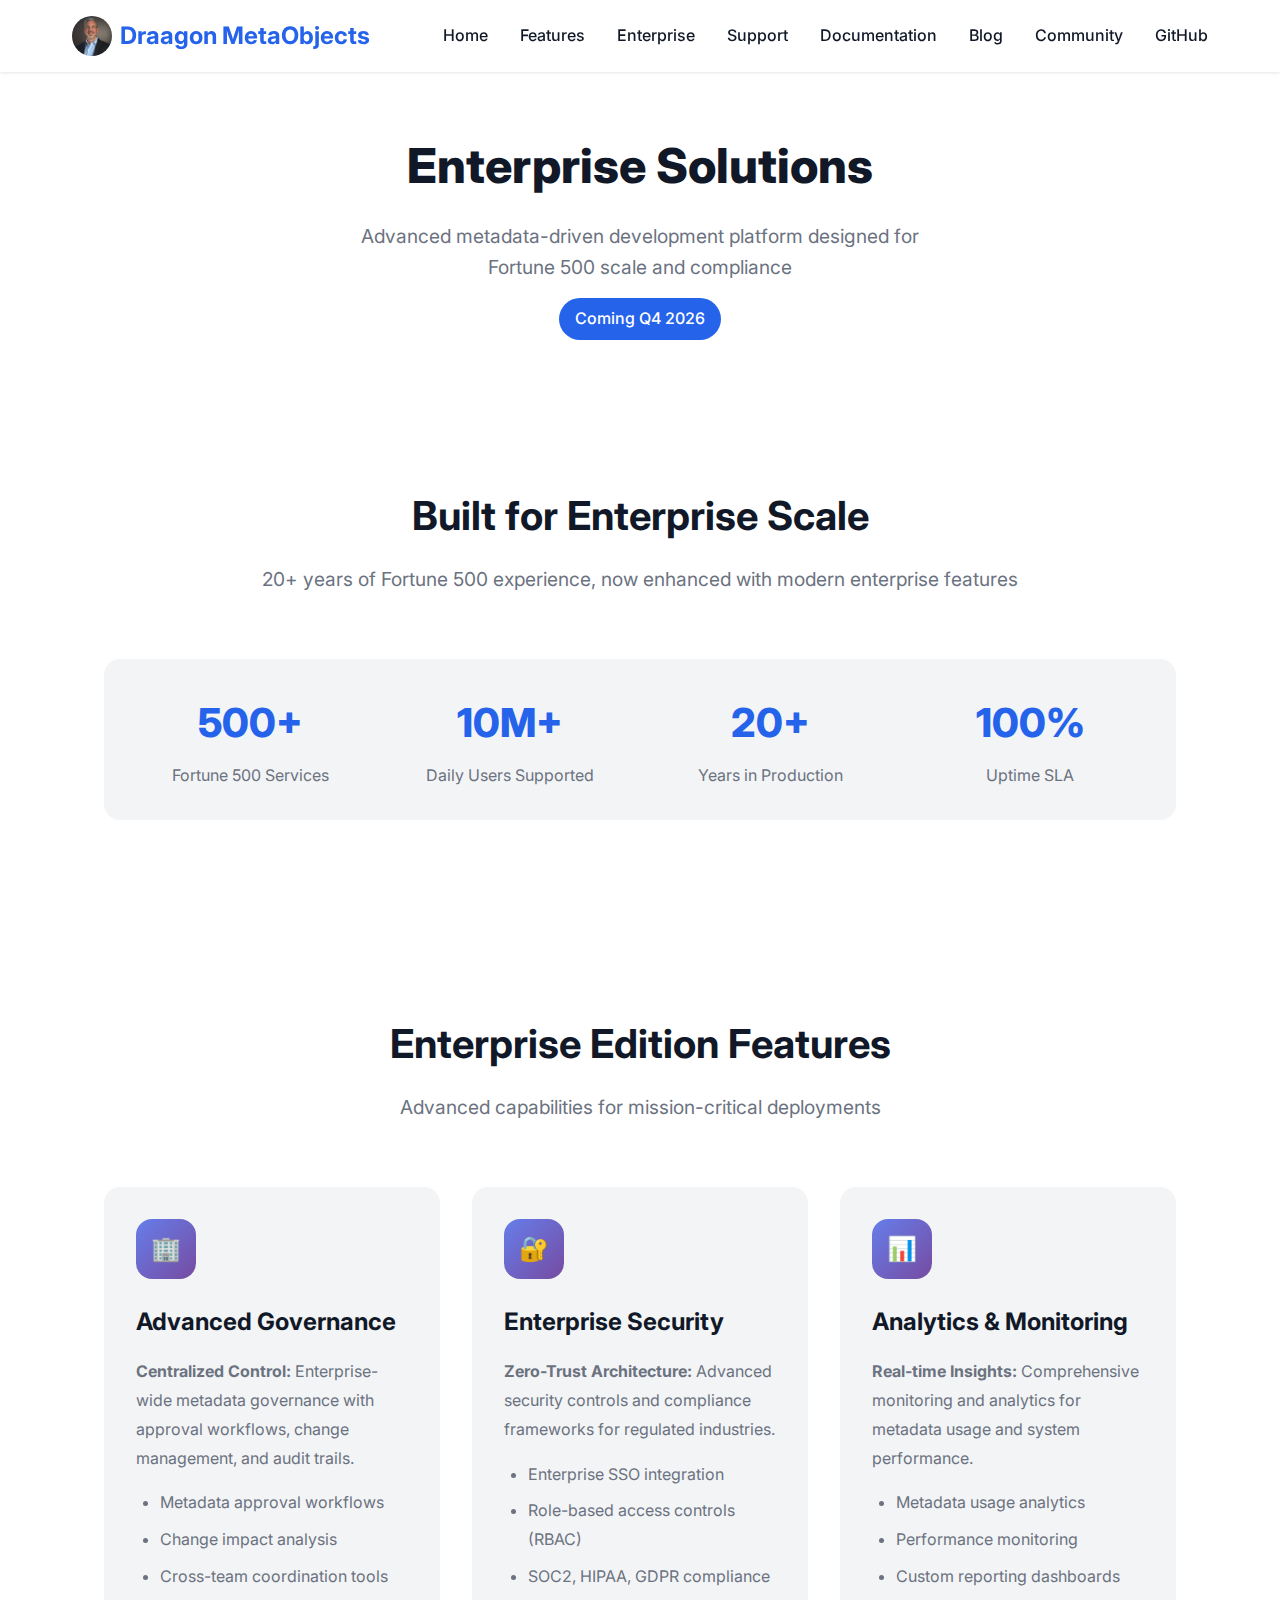
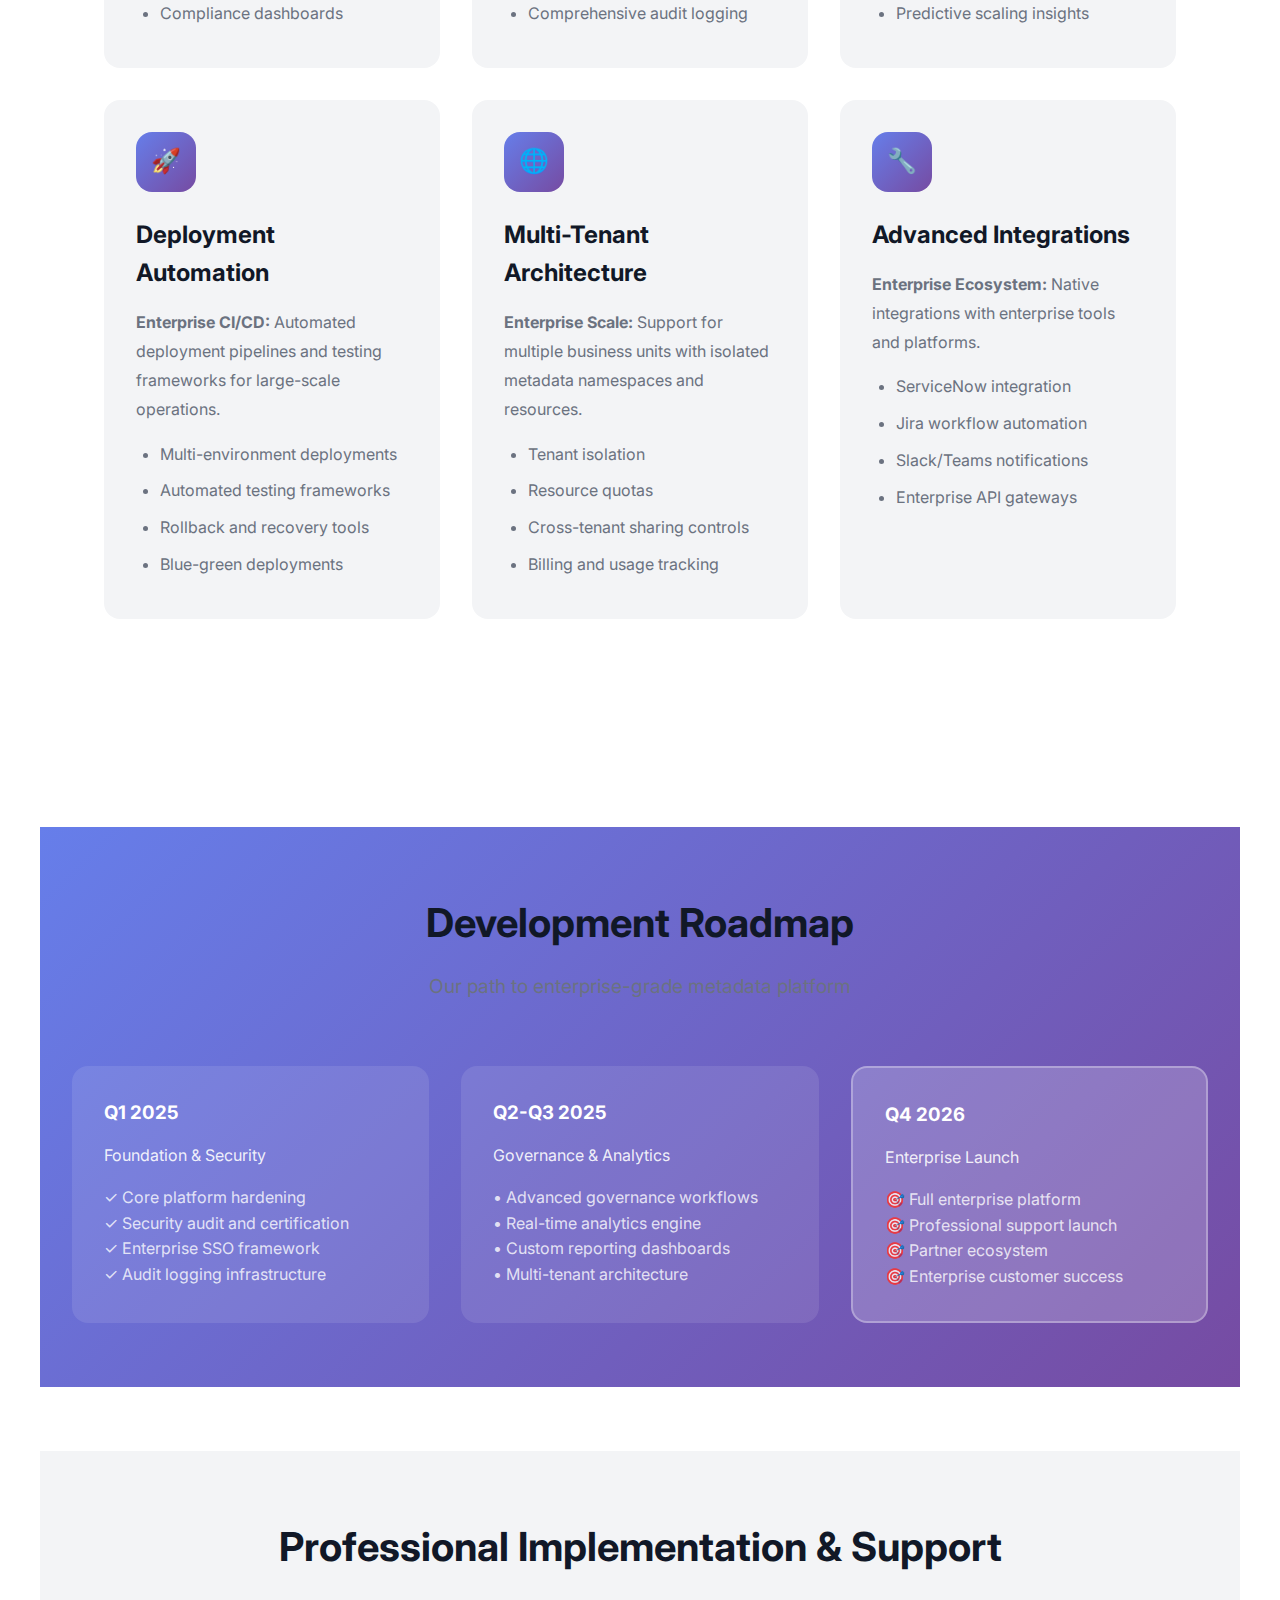
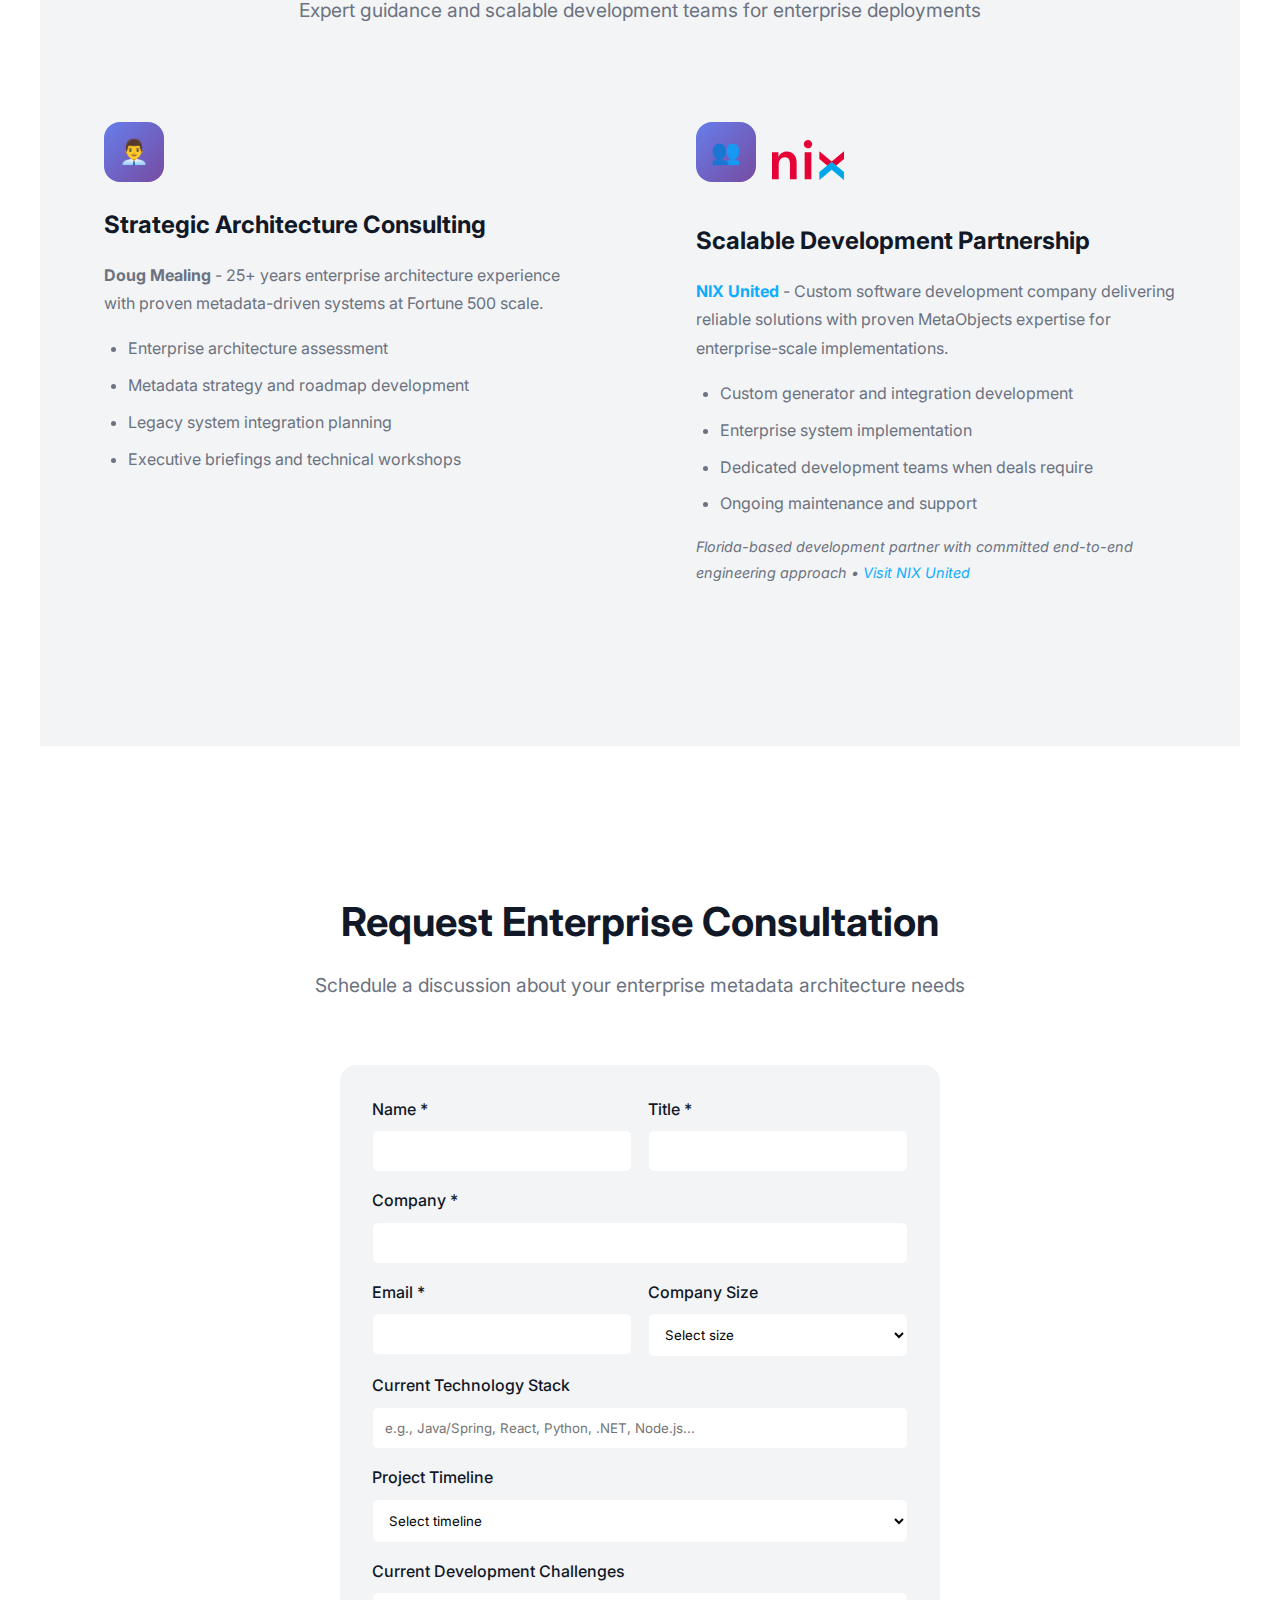
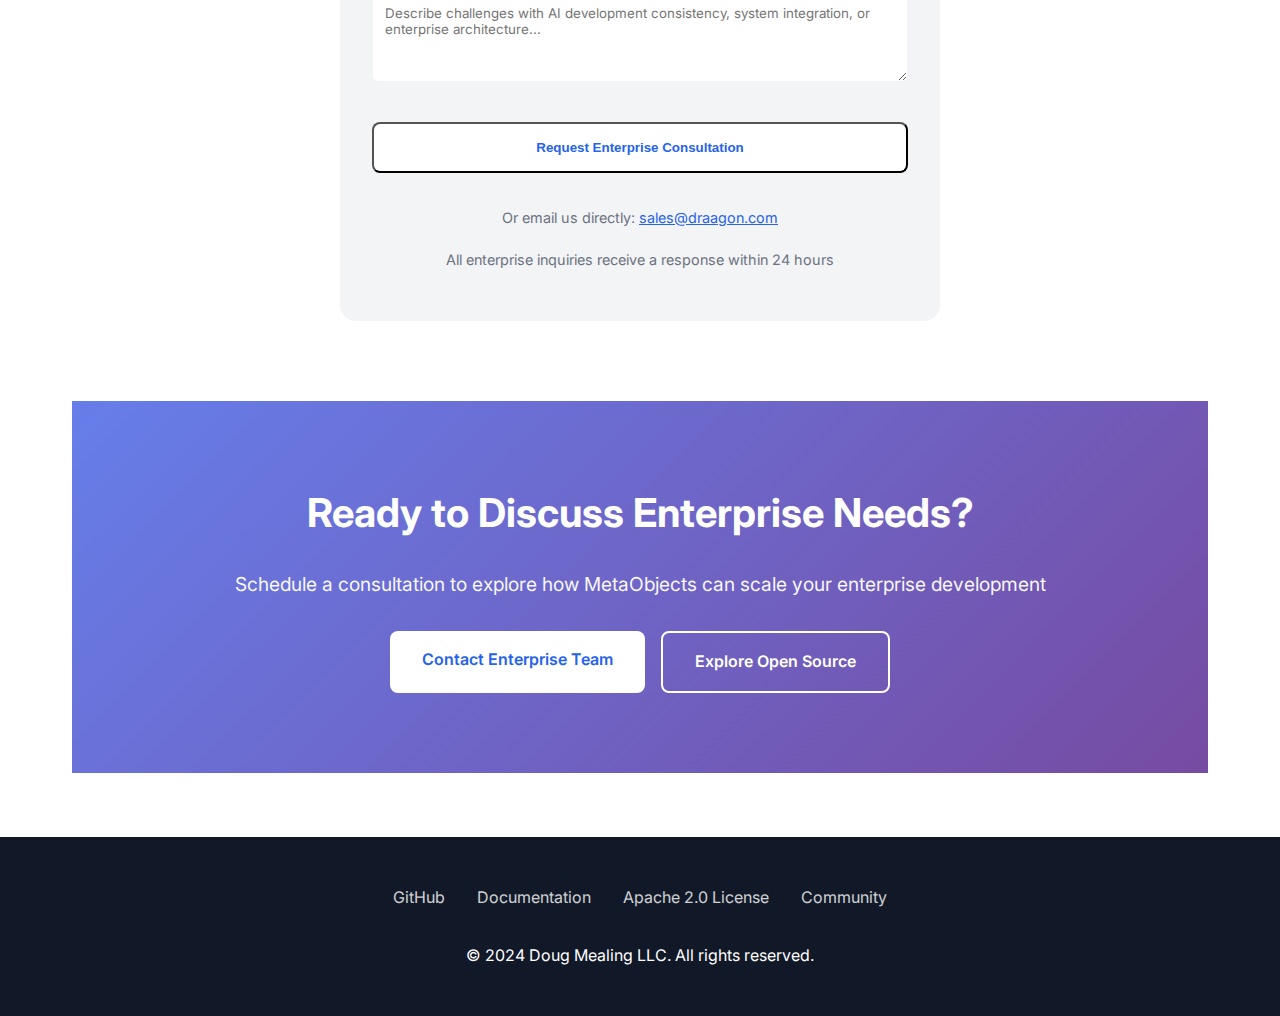
<file: enterprise.html>
<!DOCTYPE html>
<html lang="en">
<head>
    <meta charset="UTF-8">
    <meta name="viewport" content="width=device-width, initial-scale=1.0">
    <title>Enterprise Solutions - Draagon MetaObjects</title>
    <meta name="description" content="Enterprise-grade metadata-driven development platform coming 2026. Advanced governance, security, and deployment automation for Fortune 500 scale.">
    <meta name="keywords" content="enterprise metadata platform, enterprise AI development, governance dashboards, compliance reporting, enterprise security, SSO integration">
    <meta name="author" content="Doug Mealing LLC">
    
    <!-- Open Graph / Facebook -->
    <meta property="og:type" content="website">
    <meta property="og:url" content="https://draagon.github.io/enterprise.html">
    <meta property="og:title" content="Enterprise Solutions - Draagon MetaObjects">
    <meta property="og:description" content="Enterprise-grade metadata-driven development platform coming 2026. Advanced governance, security, and deployment automation for Fortune 500 scale.">
    <meta property="og:image" content="https://draagon.github.io/images/headshot_2023.png">
    
    <!-- Twitter -->
    <meta property="twitter:card" content="summary_large_image">
    <meta property="twitter:url" content="https://draagon.github.io/enterprise.html">
    <meta property="twitter:title" content="Enterprise Solutions - Draagon MetaObjects">
    <meta property="twitter:description" content="Enterprise-grade metadata-driven development platform coming 2026. Advanced governance, security, and deployment automation for Fortune 500 scale.">
    <meta property="twitter:image" content="https://draagon.github.io/images/headshot_2023.png">
    
    <!-- Canonical URL -->
    <link rel="canonical" href="https://draagon.github.io/enterprise.html">
    
    <!-- Favicon -->
    <link rel="icon" type="image/jpeg" href="images/logo_head.jpg">
    <link rel="apple-touch-icon" href="images/logo_head.jpg">
    
    <!-- Google Analytics -->
    <script async src="https://www.googletagmanager.com/gtag/js?id=GA_MEASUREMENT_ID"></script>
    <script>
        window.dataLayer = window.dataLayer || [];
        function gtag(){dataLayer.push(arguments);}
        gtag('js', new Date());
        gtag('config', 'GA_MEASUREMENT_ID');
    </script>
    
    <!-- Fonts -->
    <link href="https://fonts.googleapis.com/css2?family=Inter:wght@300;400;500;600;700;800&display=swap" rel="stylesheet">
    
    <!-- Styles -->
    <link rel="stylesheet" href="styles.css">
</head>
<body>
    <!-- Navigation -->
    <nav>
        <div class="nav-container">
            <a href="index.html" class="logo">
                <img src="images/headshot_2023_sm.png" alt="Doug Mealing - Draagon Founder" style="border-radius: 50%; width: 40px; height: 40px; object-fit: cover;" />
                Draagon MetaObjects
            </a>
            <ul class="nav-links">
                <li><a href="index.html">Home</a></li>
                <li><a href="features.html">Features</a></li>
                <li><a href="enterprise.html">Enterprise</a></li>
                <li><a href="support.html">Support</a></li>
                <li><a href="docs.html">Documentation</a></li>
                <li><a href="blog.html">Blog</a></li>
                <li><a href="community.html">Community</a></li>
                <li><a href="https://github.com/Draagon/draagon-metaobjects" target="_blank">GitHub</a></li>
            </ul>
        </div>
    </nav>
    
    <!-- Page Header -->
    <div class="page-container">
        <div class="page-header">
            <h1>Enterprise Solutions</h1>
            <p>Advanced metadata-driven development platform designed for Fortune 500 scale and compliance</p>
            <div style="background: var(--primary); color: white; padding: 0.5rem 1rem; border-radius: 2rem; display: inline-block; margin-top: 1rem; font-weight: 500;">
                Coming Q4 2026
            </div>
        </div>
        
        <!-- Enterprise Overview -->
        <section class="section">
            <div class="section-header">
                <h2>Built for Enterprise Scale</h2>
                <p>20+ years of Fortune 500 experience, now enhanced with modern enterprise features</p>
            </div>
            
            <div style="background: var(--light-gray); padding: 2rem; border-radius: 1rem; margin: 2rem 0;">
                <div style="display: grid; grid-template-columns: repeat(auto-fit, minmax(200px, 1fr)); gap: 2rem; text-align: center;">
                    <div>
                        <div style="font-size: 2.5rem; font-weight: 800; color: var(--primary);">500+</div>
                        <div style="color: var(--gray); margin-top: 0.5rem;">Fortune 500 Services</div>
                    </div>
                    <div>
                        <div style="font-size: 2.5rem; font-weight: 800; color: var(--primary);">10M+</div>
                        <div style="color: var(--gray); margin-top: 0.5rem;">Daily Users Supported</div>
                    </div>
                    <div>
                        <div style="font-size: 2.5rem; font-weight: 800; color: var(--primary);">20+</div>
                        <div style="color: var(--gray); margin-top: 0.5rem;">Years in Production</div>
                    </div>
                    <div>
                        <div style="font-size: 2.5rem; font-weight: 800; color: var(--primary);">100%</div>
                        <div style="color: var(--gray); margin-top: 0.5rem;">Uptime SLA</div>
                    </div>
                </div>
            </div>
        </section>
        
        <!-- Enterprise Features -->
        <section class="section">
            <div class="section-header">
                <h2>Enterprise Edition Features</h2>
                <p>Advanced capabilities for mission-critical deployments</p>
            </div>
            
            <div class="content-grid">
                <div class="content-card">
                    <div class="feature-icon">🏢</div>
                    <h3>Advanced Governance</h3>
                    <p><strong>Centralized Control:</strong> Enterprise-wide metadata governance with approval workflows, change management, and audit trails.</p>
                    <ul style="margin-top: 1rem; color: var(--gray);">
                        <li>Metadata approval workflows</li>
                        <li>Change impact analysis</li>
                        <li>Cross-team coordination tools</li>
                        <li>Compliance dashboards</li>
                    </ul>
                </div>
                
                <div class="content-card">
                    <div class="feature-icon">🔐</div>
                    <h3>Enterprise Security</h3>
                    <p><strong>Zero-Trust Architecture:</strong> Advanced security controls and compliance frameworks for regulated industries.</p>
                    <ul style="margin-top: 1rem; color: var(--gray);">
                        <li>Enterprise SSO integration</li>
                        <li>Role-based access controls (RBAC)</li>
                        <li>SOC2, HIPAA, GDPR compliance</li>
                        <li>Comprehensive audit logging</li>
                    </ul>
                </div>
                
                <div class="content-card">
                    <div class="feature-icon">📊</div>
                    <h3>Analytics & Monitoring</h3>
                    <p><strong>Real-time Insights:</strong> Comprehensive monitoring and analytics for metadata usage and system performance.</p>
                    <ul style="margin-top: 1rem; color: var(--gray);">
                        <li>Metadata usage analytics</li>
                        <li>Performance monitoring</li>
                        <li>Custom reporting dashboards</li>
                        <li>Predictive scaling insights</li>
                    </ul>
                </div>
                
                <div class="content-card">
                    <div class="feature-icon">🚀</div>
                    <h3>Deployment Automation</h3>
                    <p><strong>Enterprise CI/CD:</strong> Automated deployment pipelines and testing frameworks for large-scale operations.</p>
                    <ul style="margin-top: 1rem; color: var(--gray);">
                        <li>Multi-environment deployments</li>
                        <li>Automated testing frameworks</li>
                        <li>Rollback and recovery tools</li>
                        <li>Blue-green deployments</li>
                    </ul>
                </div>
                
                <div class="content-card">
                    <div class="feature-icon">🌐</div>
                    <h3>Multi-Tenant Architecture</h3>
                    <p><strong>Enterprise Scale:</strong> Support for multiple business units with isolated metadata namespaces and resources.</p>
                    <ul style="margin-top: 1rem; color: var(--gray);">
                        <li>Tenant isolation</li>
                        <li>Resource quotas</li>
                        <li>Cross-tenant sharing controls</li>
                        <li>Billing and usage tracking</li>
                    </ul>
                </div>
                
                <div class="content-card">
                    <div class="feature-icon">🔧</div>
                    <h3>Advanced Integrations</h3>
                    <p><strong>Enterprise Ecosystem:</strong> Native integrations with enterprise tools and platforms.</p>
                    <ul style="margin-top: 1rem; color: var(--gray);">
                        <li>ServiceNow integration</li>
                        <li>Jira workflow automation</li>
                        <li>Slack/Teams notifications</li>
                        <li>Enterprise API gateways</li>
                    </ul>
                </div>
            </div>
        </section>
        
        <!-- Roadmap -->
        <section class="section" style="background: var(--gradient); color: white; margin: 4rem -2rem; padding: 4rem 2rem; border-radius: 0;">
            <div class="section-header" style="color: white;">
                <h2>Development Roadmap</h2>
                <p>Our path to enterprise-grade metadata platform</p>
            </div>
            
            <div style="display: grid; grid-template-columns: repeat(auto-fit, minmax(300px, 1fr)); gap: 2rem; margin-top: 2rem;">
                <div style="background: rgba(255,255,255,0.1); padding: 2rem; border-radius: 1rem;">
                    <h3 style="color: white; margin-bottom: 1rem;">Q1 2025</h3>
                    <p style="color: rgba(255,255,255,0.9); margin-bottom: 1rem;">Foundation & Security</p>
                    <ul style="color: rgba(255,255,255,0.8); list-style: none; padding: 0;">
                        <li>✓ Core platform hardening</li>
                        <li>✓ Security audit and certification</li>
                        <li>✓ Enterprise SSO framework</li>
                        <li>✓ Audit logging infrastructure</li>
                    </ul>
                </div>
                
                <div style="background: rgba(255,255,255,0.1); padding: 2rem; border-radius: 1rem;">
                    <h3 style="color: white; margin-bottom: 1rem;">Q2-Q3 2025</h3>
                    <p style="color: rgba(255,255,255,0.9); margin-bottom: 1rem;">Governance & Analytics</p>
                    <ul style="color: rgba(255,255,255,0.8); list-style: none; padding: 0;">
                        <li>• Advanced governance workflows</li>
                        <li>• Real-time analytics engine</li>
                        <li>• Custom reporting dashboards</li>
                        <li>• Multi-tenant architecture</li>
                    </ul>
                </div>
                
                <div style="background: rgba(255,255,255,0.2); padding: 2rem; border-radius: 1rem; border: 2px solid rgba(255,255,255,0.3);">
                    <h3 style="color: white; margin-bottom: 1rem;">Q4 2026</h3>
                    <p style="color: rgba(255,255,255,0.9); margin-bottom: 1rem;">Enterprise Launch</p>
                    <ul style="color: rgba(255,255,255,0.8); list-style: none; padding: 0;">
                        <li>🎯 Full enterprise platform</li>
                        <li>🎯 Professional support launch</li>
                        <li>🎯 Partner ecosystem</li>
                        <li>🎯 Enterprise customer success</li>
                    </ul>
                </div>
            </div>
        </section>
        
        <!-- Professional Implementation -->
        <section class="section" style="background: var(--light-gray); margin: 4rem -2rem; padding: 4rem 2rem;">
            <div class="section-header">
                <h2>Professional Implementation & Support</h2>
                <p>Expert guidance and scalable development teams for enterprise deployments</p>
            </div>
            
            <div style="display: grid; grid-template-columns: 1fr 1fr; gap: 3rem; margin: 3rem 0;">
                <div class="content-card">
                    <div class="feature-icon">👨‍💼</div>
                    <h3>Strategic Architecture Consulting</h3>
                    <p><strong>Doug Mealing</strong> - 25+ years enterprise architecture experience with proven metadata-driven systems at Fortune 500 scale.</p>
                    <ul style="margin-top: 1rem;">
                        <li>Enterprise architecture assessment</li>
                        <li>Metadata strategy and roadmap development</li>
                        <li>Legacy system integration planning</li>
                        <li>Executive briefings and technical workshops</li>
                    </ul>
                </div>
                
                <div class="content-card">
                    <div style="display: flex; align-items: center; margin-bottom: 1rem;">
                        <div class="feature-icon">👥</div>
                        <div style="margin-left: 1rem;">
                            <img src="images/nix_logo.svg" alt="NIX United Logo" style="height: 40px; max-width: 120px;" onerror="this.style.display='none'">
                        </div>
                    </div>
                    <h3>Scalable Development Partnership</h3>
                    <p><strong><a href="https://nix-united.com/" target="_blank" style="color: #0eadff; text-decoration: none;">NIX United</a></strong> - Custom software development company delivering reliable solutions with proven MetaObjects expertise for enterprise-scale implementations.</p>
                    <ul style="margin-top: 1rem;">
                        <li>Custom generator and integration development</li>
                        <li>Enterprise system implementation</li>
                        <li>Dedicated development teams when deals require</li>
                        <li>Ongoing maintenance and support</li>
                    </ul>
                    <p style="font-size: 0.9rem; color: var(--gray); margin-top: 1rem;">
                        <em>Florida-based development partner with committed end-to-end engineering approach • <a href="https://nix-united.com/" target="_blank" style="color: #0eadff; text-decoration: none;">Visit NIX United</a></em>
                    </p>
                </div>
            </div>
        </section>
        
        <!-- Contact Form -->
        <section class="section">
            <div class="section-header">
                <h2>Request Enterprise Consultation</h2>
                <p>Schedule a discussion about your enterprise metadata architecture needs</p>
            </div>
            
            <div style="max-width: 600px; margin: 0 auto;">
                <div class="content-card">
                    <form action="mailto:sales@draagon.com" method="post" enctype="text/plain" style="display: grid; gap: 1rem;">
                        <div style="display: grid; grid-template-columns: 1fr 1fr; gap: 1rem;">
                            <div>
                                <label for="name" style="display: block; margin-bottom: 0.5rem; font-weight: 500;">Name *</label>
                                <input type="text" id="name" name="name" required style="width: 100%; padding: 0.75rem; border: 1px solid var(--light-gray); border-radius: 0.375rem; font-family: inherit;">
                            </div>
                            <div>
                                <label for="title" style="display: block; margin-bottom: 0.5rem; font-weight: 500;">Title *</label>
                                <input type="text" id="title" name="title" required style="width: 100%; padding: 0.75rem; border: 1px solid var(--light-gray); border-radius: 0.375rem; font-family: inherit;">
                            </div>
                        </div>
                        
                        <div>
                            <label for="company" style="display: block; margin-bottom: 0.5rem; font-weight: 500;">Company *</label>
                            <input type="text" id="company" name="company" required style="width: 100%; padding: 0.75rem; border: 1px solid var(--light-gray); border-radius: 0.375rem; font-family: inherit;">
                        </div>
                        
                        <div style="display: grid; grid-template-columns: 1fr 1fr; gap: 1rem;">
                            <div>
                                <label for="email" style="display: block; margin-bottom: 0.5rem; font-weight: 500;">Email *</label>
                                <input type="email" id="email" name="email" required style="width: 100%; padding: 0.75rem; border: 1px solid var(--light-gray); border-radius: 0.375rem; font-family: inherit;">
                            </div>
                            <div>
                                <label for="company-size" style="display: block; margin-bottom: 0.5rem; font-weight: 500;">Company Size</label>
                                <select id="company-size" name="company-size" style="width: 100%; padding: 0.75rem; border: 1px solid var(--light-gray); border-radius: 0.375rem; font-family: inherit; background: white;">
                                    <option value="">Select size</option>
                                    <option value="50-200">50-200 employees</option>
                                    <option value="201-1000">201-1,000 employees</option>
                                    <option value="1000+">1,000+ employees</option>
                                    <option value="Fortune 500">Fortune 500</option>
                                </select>
                            </div>
                        </div>
                        
                        <div>
                            <label for="current-stack" style="display: block; margin-bottom: 0.5rem; font-weight: 500;">Current Technology Stack</label>
                            <input type="text" id="current-stack" name="current-stack" placeholder="e.g., Java/Spring, React, Python, .NET, Node.js..." style="width: 100%; padding: 0.75rem; border: 1px solid var(--light-gray); border-radius: 0.375rem; font-family: inherit;">
                        </div>
                        
                        <div>
                            <label for="timeline" style="display: block; margin-bottom: 0.5rem; font-weight: 500;">Project Timeline</label>
                            <select id="timeline" name="timeline" style="width: 100%; padding: 0.75rem; border: 1px solid var(--light-gray); border-radius: 0.375rem; font-family: inherit; background: white;">
                                <option value="">Select timeline</option>
                                <option value="Immediate">Immediate (Pilot/POC)</option>
                                <option value="3-6 months">3-6 months</option>
                                <option value="2025">2025 planning</option>
                                <option value="2026">2026 deployment</option>
                            </select>
                        </div>
                        
                        <div>
                            <label for="challenges" style="display: block; margin-bottom: 0.5rem; font-weight: 500;">Current Development Challenges</label>
                            <textarea id="challenges" name="challenges" rows="4" placeholder="Describe challenges with AI development consistency, system integration, or enterprise architecture..." style="width: 100%; padding: 0.75rem; border: 1px solid var(--light-gray); border-radius: 0.375rem; font-family: inherit; resize: vertical;"></textarea>
                        </div>
                        
                        <button type="submit" class="btn btn-primary" style="width: 100%; margin-top: 1rem;">Request Enterprise Consultation</button>
                    </form>
                    
                    <div style="margin-top: 2rem; text-align: center; color: var(--gray); font-size: 0.9rem;">
                        <p>Or email us directly: <a href="mailto:sales@draagon.com" style="color: var(--primary);">sales@draagon.com</a></p>
                        <p>All enterprise inquiries receive a response within 24 hours</p>
                    </div>
                </div>
            </div>
        </section>
        
        <!-- Contact CTA -->
        <section class="cta">
            <h2>Ready to Discuss Enterprise Needs?</h2>
            <p>Schedule a consultation to explore how MetaObjects can scale your enterprise development</p>
            <div class="hero-buttons">
                <a href="support.html" class="btn btn-primary">Contact Enterprise Team</a>
                <a href="index.html" class="btn btn-secondary">Explore Open Source</a>
            </div>
        </section>
    </div>
    
    <!-- Footer -->
    <footer>
        <div class="footer-content">
            <div class="footer-links">
                <a href="https://github.com/Draagon/draagon-metaobjects" target="_blank">GitHub</a>
                <a href="https://github.com/Draagon/draagon-metaobjects/blob/main/README.md" target="_blank">Documentation</a>
                <a href="https://github.com/Draagon/draagon-metaobjects/blob/main/LICENSE" target="_blank">Apache 2.0 License</a>
                <a href="https://github.com/Draagon/draagon-metaobjects/discussions" target="_blank">Community</a>
            </div>
            <p>&copy; 2024 Doug Mealing LLC. All rights reserved.</p>
        </div>
    </footer>
    
    <!-- Scripts -->
    <script src="script.js"></script>
</body>
</html>
</file>
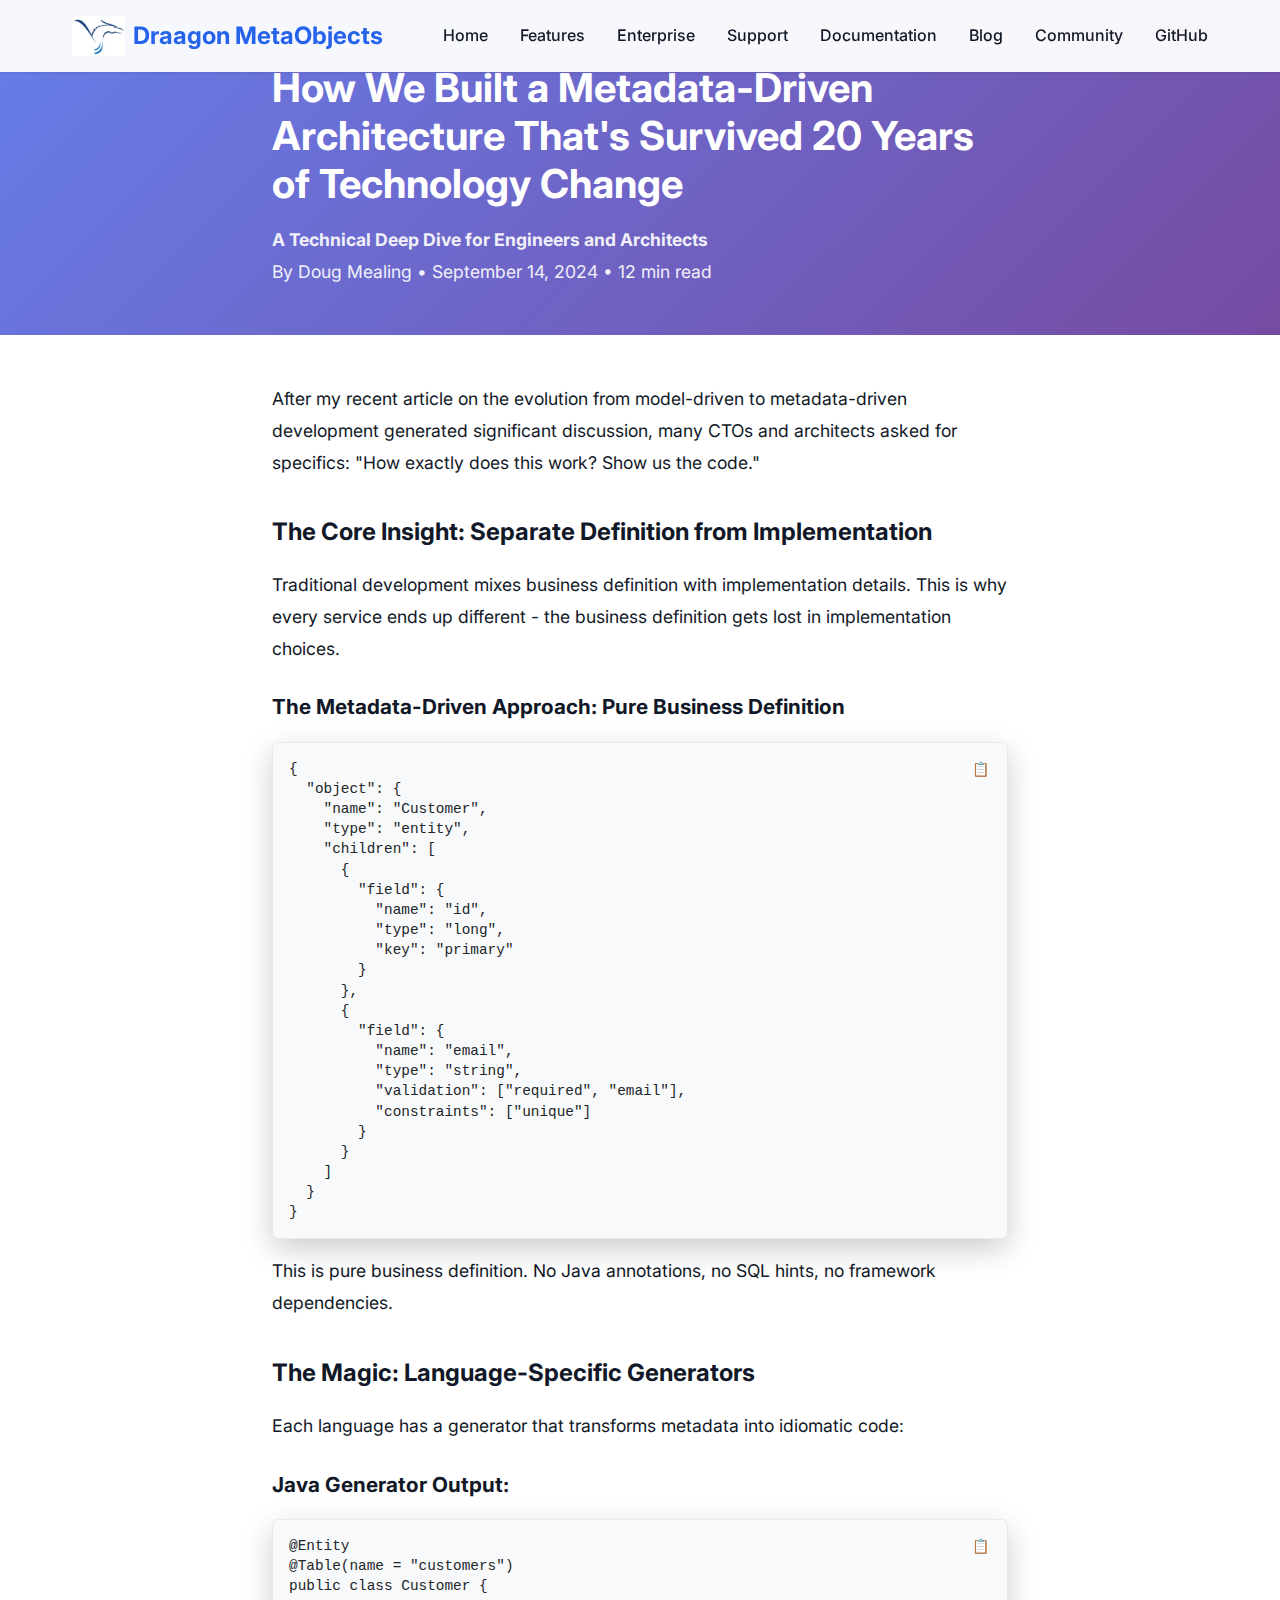
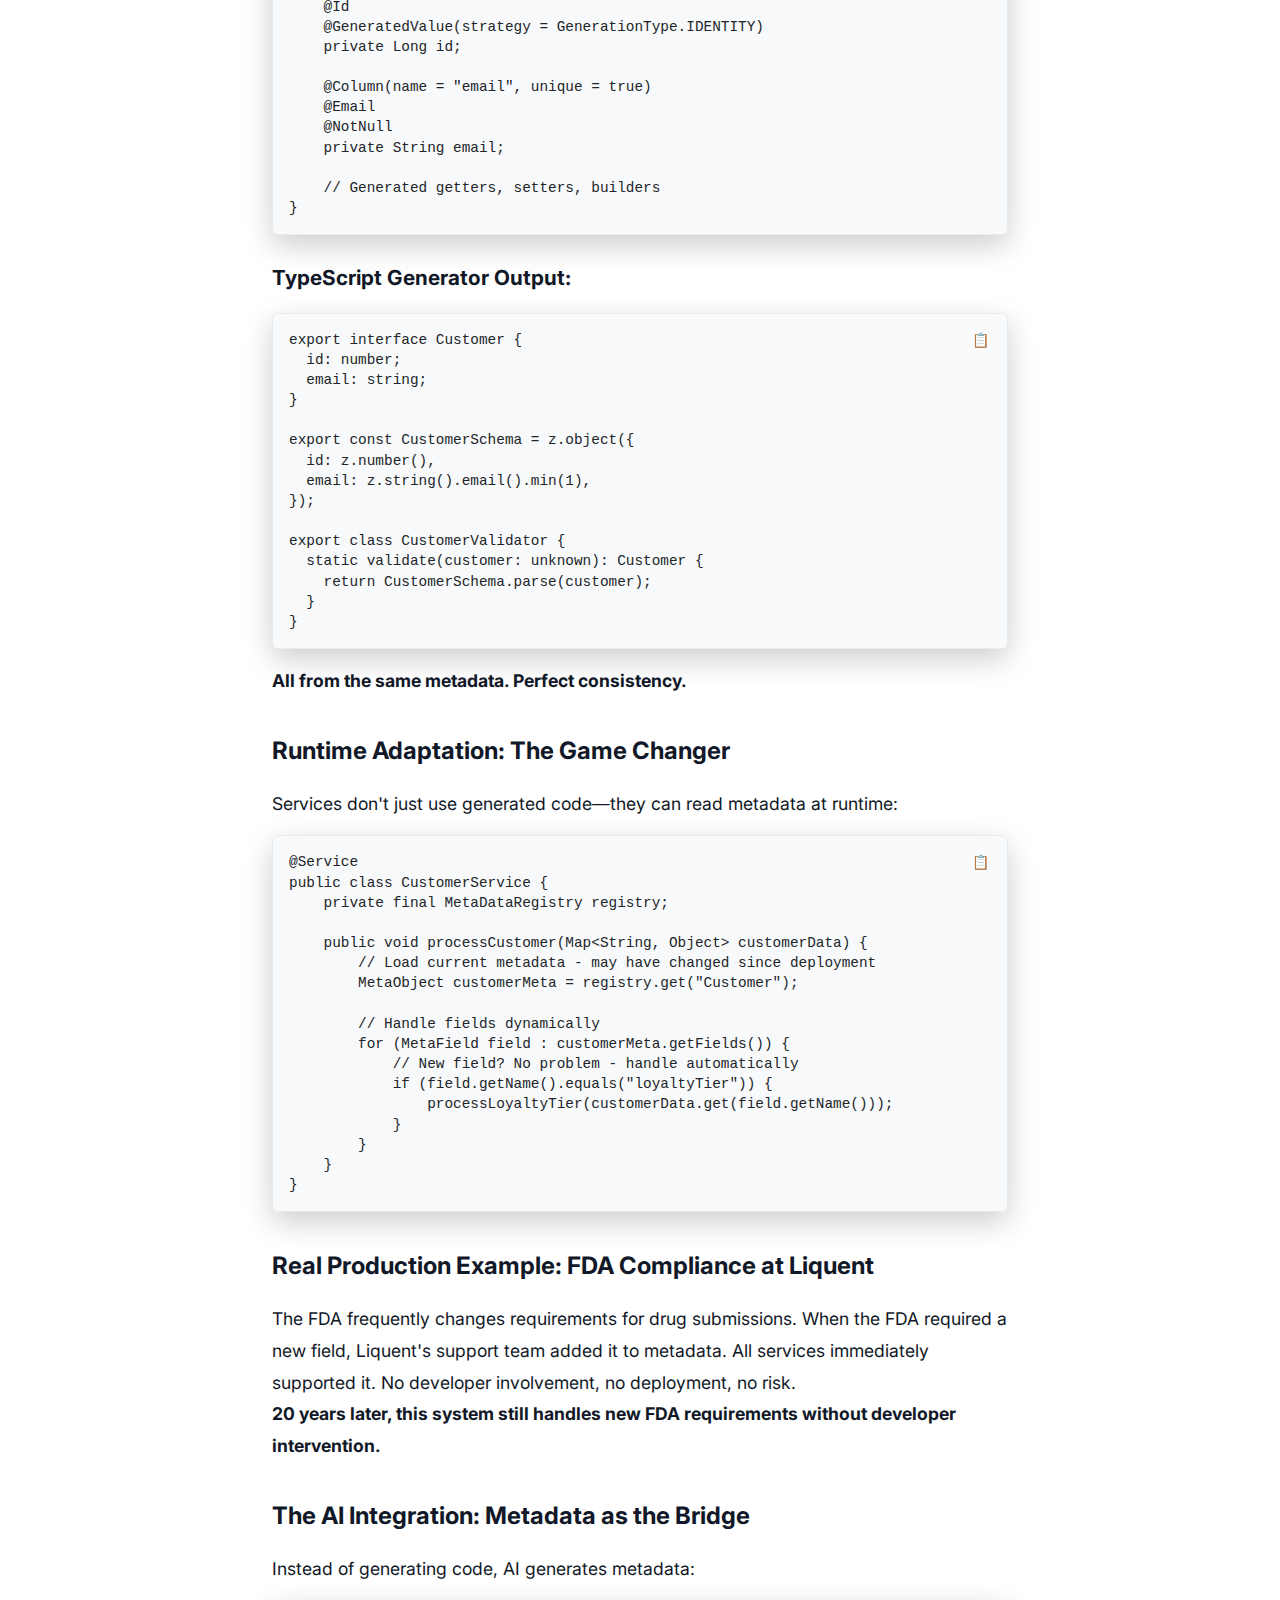
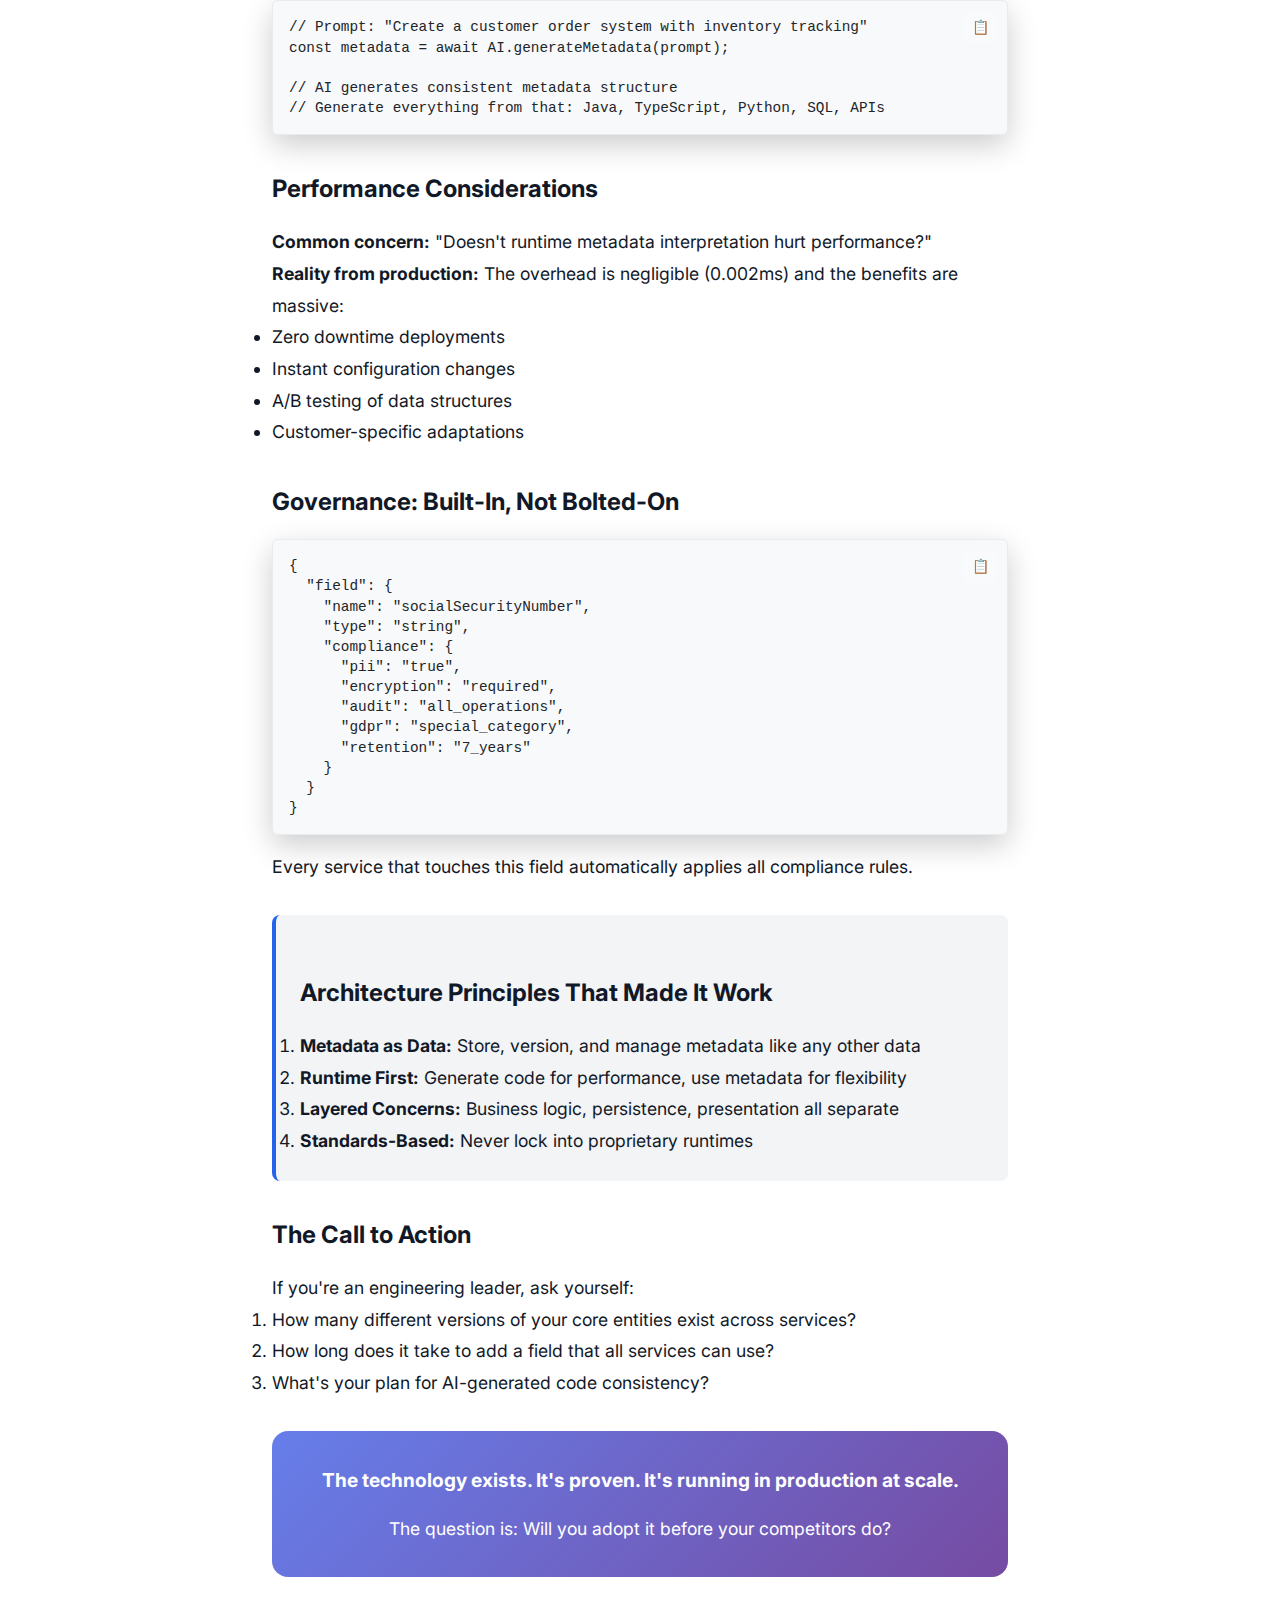
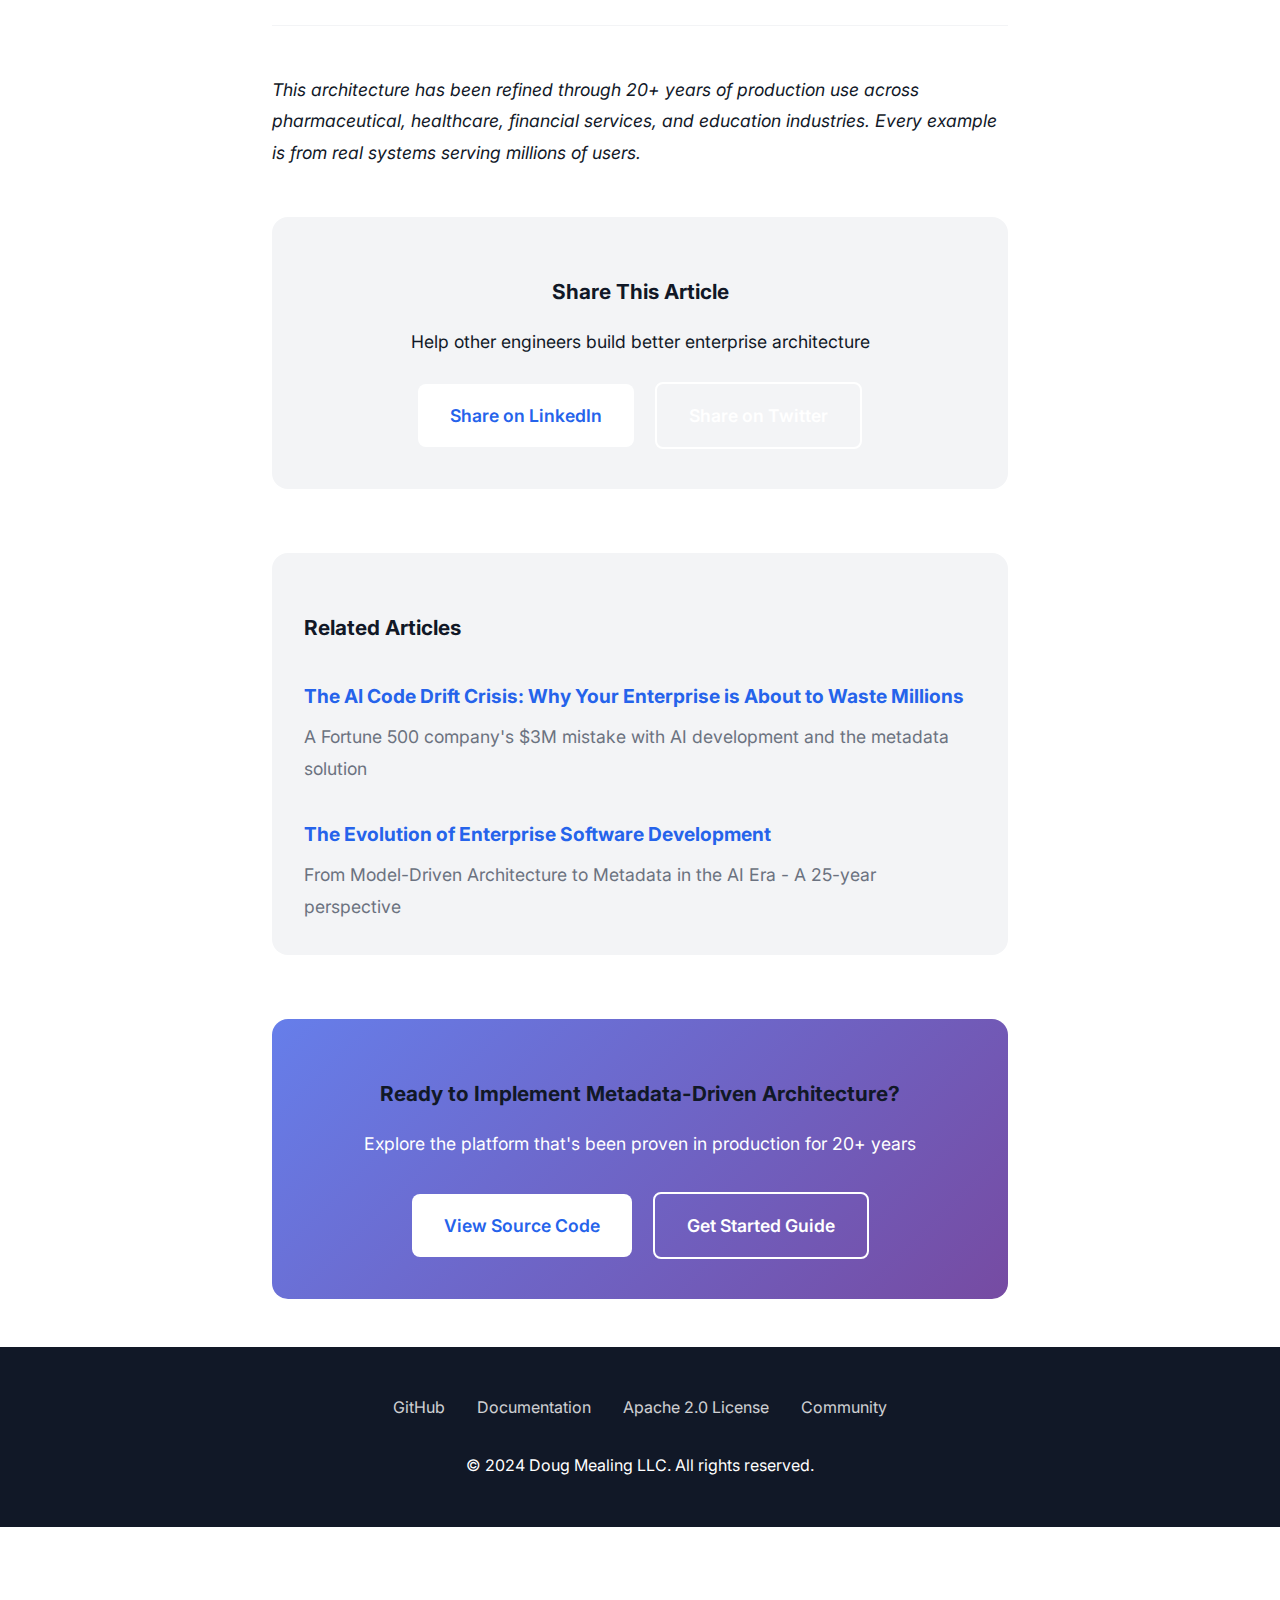
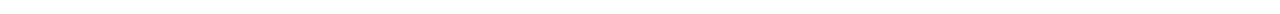
<file: metadata-architecture-deep-dive.html>
<!DOCTYPE html>
<html lang="en">
<head>
    <meta charset="UTF-8">
    <meta name="viewport" content="width=device-width, initial-scale=1.0">
    <title>Technical Deep Dive: 20 Years of Metadata Architecture | Draagon MetaObjects</title>
    <meta name="description" content="How we built a metadata-driven architecture that survived 20 years of technology change. Complete with code examples, performance data, and production insights.">
    <meta name="keywords" content="metadata architecture, enterprise architecture, technical deep dive, metadata-driven development, enterprise software engineering, production systems">
    <meta name="author" content="Doug Mealing">
    <meta name="article:published_time" content="2024-09-14">
    <meta name="article:author" content="Doug Mealing">
    <meta name="article:section" content="Enterprise Architecture">
    
    <!-- Open Graph / Facebook -->
    <meta property="og:type" content="article">
    <meta property="og:url" content="https://draagon.github.io/metadata-architecture-deep-dive.html">
    <meta property="og:title" content="Technical Deep Dive: 20 Years of Metadata Architecture">
    <meta property="og:description" content="How we built systems that survived 20 years of technology change. Complete with code examples, performance data, and production insights from enterprise systems.">
    <meta property="og:image" content="https://draagon.github.io/images/logo.jpg">
    <meta property="og:image:width" content="1200">
    <meta property="og:image:height" content="630">
    
    <!-- Twitter -->
    <meta property="twitter:card" content="summary_large_image">
    <meta property="twitter:url" content="https://draagon.github.io/metadata-architecture-deep-dive.html">
    <meta property="twitter:title" content="Technical Deep Dive: 20 Years of Metadata Architecture">
    <meta property="twitter:description" content="How we built systems that survived 20 years of technology change. Complete with code examples, performance data, and production insights from enterprise systems.">
    <meta property="twitter:image" content="https://draagon.github.io/images/logo.jpg">
    
    <!-- Canonical URL -->
    <link rel="canonical" href="https://draagon.github.io/metadata-architecture-deep-dive.html">
    
    <!-- Favicon -->
    <link rel="icon" type="image/jpeg" href="images/logo_head.jpg">
    <link rel="apple-touch-icon" href="images/logo_head.jpg">
    
    <!-- Google Analytics -->
    <script async src="https://www.googletagmanager.com/gtag/js?id=GA_MEASUREMENT_ID"></script>
    <script>
        window.dataLayer = window.dataLayer || [];
        function gtag(){dataLayer.push(arguments);}
        gtag('js', new Date());
        gtag('config', 'GA_MEASUREMENT_ID');
    </script>
    
    <!-- Fonts -->
    <link href="https://fonts.googleapis.com/css2?family=Inter:wght@300;400;500;600;700;800&display=swap" rel="stylesheet">
    
    <!-- Styles -->
    <link rel="stylesheet" href="styles.css">
    
    <!-- Article-specific styles -->
    <style>
        .article-header {
            background: linear-gradient(135deg, #667eea 0%, #764ba2 100%);
            color: white;
            padding: 4rem 2rem 2rem;
            margin-bottom: 3rem;
        }
        .article-header h1 {
            font-size: 2.5rem;
            margin-bottom: 1rem;
            line-height: 1.2;
        }
        .article-meta {
            opacity: 0.9;
            margin-bottom: 1rem;
        }
        .article-content {
            max-width: 800px;
            margin: 0 auto;
            padding: 0 2rem;
            line-height: 1.8;
            font-size: 1.1rem;
        }
        .article-content h2 {
            color: var(--dark);
            margin: 2rem 0 1rem 0;
            font-size: 1.5rem;
        }
        .article-content h3 {
            color: var(--dark);
            margin: 1.5rem 0 1rem 0;
            font-size: 1.3rem;
        }
        .article-content h4 {
            color: var(--dark);
            margin: 1rem 0 0.5rem 0;
            font-size: 1.2rem;
        }
        .callout {
            background: var(--light-gray);
            padding: 1.5rem;
            border-radius: 0.5rem;
            margin: 2rem 0;
            border-left: 4px solid var(--primary);
        }
        .code-block {
            background: #f8f9fa;
            border: 1px solid #e9ecef;
            border-radius: 0.375rem;
            padding: 1rem;
            margin: 1rem 0;
            overflow-x: auto;
        }
        .code-block pre {
            margin: 0;
            font-family: 'Courier New', monospace;
            font-size: 0.9rem;
            line-height: 1.4;
            color: #212529;
        }
        .share-buttons {
            text-align: center;
            margin: 3rem 0;
            padding: 2rem;
            background: var(--light-gray);
            border-radius: 1rem;
        }
    </style>
</head>
<body>
    <!-- Navigation -->
    <nav>
        <div class="nav-container">
            <a href="index.html" class="logo">
                <img src="images/logo_head.jpg" alt="Draagon Logo" />
                Draagon MetaObjects
            </a>
            <ul class="nav-links">
                <li><a href="index.html">Home</a></li>
                <li><a href="features.html">Features</a></li>
                <li><a href="enterprise.html">Enterprise</a></li>
                <li><a href="support.html">Support</a></li>
                <li><a href="docs.html">Documentation</a></li>
                <li><a href="blog.html">Blog</a></li>
                <li><a href="community.html">Community</a></li>
                <li><a href="https://github.com/Draagon/draagon-metaobjects" target="_blank">GitHub</a></li>
            </ul>
        </div>
    </nav>
    
    <!-- Article Header -->
    <header class="article-header">
        <div class="article-content">
            <h1>How We Built a Metadata-Driven Architecture That's Survived 20 Years of Technology Change</h1>
            <div class="article-meta">
                <p><strong>A Technical Deep Dive for Engineers and Architects</strong></p>
                <p>By Doug Mealing • September 14, 2024 • 12 min read</p>
            </div>
        </div>
    </header>
    
    <!-- Article Content -->
    <article class="article-content">
        <p>After my recent article on the evolution from model-driven to metadata-driven development generated significant discussion, many CTOs and architects asked for specifics: "How exactly does this work? Show us the code."</p>
        
        <h2>The Core Insight: Separate Definition from Implementation</h2>
        <p>Traditional development mixes business definition with implementation details. This is why every service ends up different - the business definition gets lost in implementation choices.</p>
        
        <h3>The Metadata-Driven Approach: Pure Business Definition</h3>
        <div class="code-block">
            <pre><code>{
  "object": {
    "name": "Customer",
    "type": "entity",
    "children": [
      {
        "field": {
          "name": "id",
          "type": "long",
          "key": "primary"
        }
      },
      {
        "field": {
          "name": "email",
          "type": "string",
          "validation": ["required", "email"],
          "constraints": ["unique"]
        }
      }
    ]
  }
}</code></pre>
        </div>
        <p>This is pure business definition. No Java annotations, no SQL hints, no framework dependencies.</p>
        
        <h2>The Magic: Language-Specific Generators</h2>
        <p>Each language has a generator that transforms metadata into idiomatic code:</p>
        
        <h3>Java Generator Output:</h3>
        <div class="code-block">
            <pre><code>@Entity
@Table(name = "customers")
public class Customer {
    @Id
    @GeneratedValue(strategy = GenerationType.IDENTITY)
    private Long id;
    
    @Column(name = "email", unique = true)
    @Email
    @NotNull
    private String email;
    
    // Generated getters, setters, builders
}</code></pre>
        </div>
        
        <h3>TypeScript Generator Output:</h3>
        <div class="code-block">
            <pre><code>export interface Customer {
  id: number;
  email: string;
}

export const CustomerSchema = z.object({
  id: z.number(),
  email: z.string().email().min(1),
});

export class CustomerValidator {
  static validate(customer: unknown): Customer {
    return CustomerSchema.parse(customer);
  }
}</code></pre>
        </div>
        
        <p><strong>All from the same metadata. Perfect consistency.</strong></p>
        
        <h2>Runtime Adaptation: The Game Changer</h2>
        <p>Services don't just use generated code—they can read metadata at runtime:</p>
        
        <div class="code-block">
            <pre><code>@Service
public class CustomerService {
    private final MetaDataRegistry registry;
    
    public void processCustomer(Map&lt;String, Object&gt; customerData) {
        // Load current metadata - may have changed since deployment
        MetaObject customerMeta = registry.get("Customer");
        
        // Handle fields dynamically
        for (MetaField field : customerMeta.getFields()) {
            // New field? No problem - handle automatically
            if (field.getName().equals("loyaltyTier")) {
                processLoyaltyTier(customerData.get(field.getName()));
            }
        }
    }
}</code></pre>
        </div>
        
        <h2>Real Production Example: FDA Compliance at Liquent</h2>
        <p>The FDA frequently changes requirements for drug submissions. When the FDA required a new field, Liquent's support team added it to metadata. All services immediately supported it. No developer involvement, no deployment, no risk.</p>
        
        <p><strong>20 years later, this system still handles new FDA requirements without developer intervention.</strong></p>
        
        <h2>The AI Integration: Metadata as the Bridge</h2>
        <p>Instead of generating code, AI generates metadata:</p>
        
        <div class="code-block">
            <pre><code>// Prompt: "Create a customer order system with inventory tracking"
const metadata = await AI.generateMetadata(prompt);

// AI generates consistent metadata structure
// Generate everything from that: Java, TypeScript, Python, SQL, APIs</code></pre>
        </div>
        
        <h2>Performance Considerations</h2>
        <p><strong>Common concern:</strong> "Doesn't runtime metadata interpretation hurt performance?"</p>
        <p><strong>Reality from production:</strong> The overhead is negligible (0.002ms) and the benefits are massive:</p>
        <ul>
            <li>Zero downtime deployments</li>
            <li>Instant configuration changes</li>
            <li>A/B testing of data structures</li>
            <li>Customer-specific adaptations</li>
        </ul>
        
        <h2>Governance: Built-In, Not Bolted-On</h2>
        <div class="code-block">
            <pre><code>{
  "field": {
    "name": "socialSecurityNumber",
    "type": "string",
    "compliance": {
      "pii": "true",
      "encryption": "required",
      "audit": "all_operations",
      "gdpr": "special_category",
      "retention": "7_years"
    }
  }
}</code></pre>
        </div>
        <p>Every service that touches this field automatically applies all compliance rules.</p>
        
        <div class="callout">
            <h2>Architecture Principles That Made It Work</h2>
            <ol>
                <li><strong>Metadata as Data:</strong> Store, version, and manage metadata like any other data</li>
                <li><strong>Runtime First:</strong> Generate code for performance, use metadata for flexibility</li>
                <li><strong>Layered Concerns:</strong> Business logic, persistence, presentation all separate</li>
                <li><strong>Standards-Based:</strong> Never lock into proprietary runtimes</li>
            </ol>
        </div>
        
        <h2>The Call to Action</h2>
        <p>If you're an engineering leader, ask yourself:</p>
        <ol>
            <li>How many different versions of your core entities exist across services?</li>
            <li>How long does it take to add a field that all services can use?</li>
            <li>What's your plan for AI-generated code consistency?</li>
        </ol>
        
        <div style="background: var(--gradient); padding: 2rem; border-radius: 1rem; text-align: center; color: white; margin: 2rem 0;">
            <p style="font-size: 1.2rem; margin-bottom: 1rem;"><strong>The technology exists. It's proven. It's running in production at scale.</strong></p>
            <p>The question is: Will you adopt it before your competitors do?</p>
        </div>
        
        <hr style="margin: 3rem 0; border: none; height: 1px; background: var(--light-gray);">
        
        <p><em>This architecture has been refined through 20+ years of production use across pharmaceutical, healthcare, financial services, and education industries. Every example is from real systems serving millions of users.</em></p>
        
        <div class="share-buttons">
            <h3>Share This Article</h3>
            <p>Help other engineers build better enterprise architecture</p>
            <div style="margin-top: 1rem;">
                <a href="https://www.linkedin.com/sharing/share-offsite/?url=https://draagon.github.io/metadata-architecture-deep-dive.html" target="_blank" class="btn btn-primary" style="margin: 0.5rem;">Share on LinkedIn</a>
                <a href="https://twitter.com/intent/tweet?url=https://draagon.github.io/metadata-architecture-deep-dive.html&text=Technical%20Deep%20Dive%3A%2020%20Years%20of%20Metadata%20Architecture" target="_blank" class="btn btn-secondary" style="margin: 0.5rem;">Share on Twitter</a>
            </div>
        </div>
        
        <!-- Related Articles -->
        <section style="margin: 4rem 0; padding: 2rem; background: var(--light-gray); border-radius: 1rem;">
            <h3>Related Articles</h3>
            <div style="display: grid; gap: 1rem; margin-top: 1rem;">
                <div>
                    <h4><a href="ai-code-drift-crisis.html" style="text-decoration: none; color: var(--primary);">The AI Code Drift Crisis: Why Your Enterprise is About to Waste Millions</a></h4>
                    <p style="margin: 0.5rem 0 0 0; color: var(--gray);">A Fortune 500 company's $3M mistake with AI development and the metadata solution</p>
                </div>
                <div>
                    <h4><a href="metadata-evolution-enterprise.html" style="text-decoration: none; color: var(--primary);">The Evolution of Enterprise Software Development</a></h4>
                    <p style="margin: 0.5rem 0 0 0; color: var(--gray);">From Model-Driven Architecture to Metadata in the AI Era - A 25-year perspective</p>
                </div>
            </div>
        </section>
        
        <!-- CTA -->
        <div style="text-align: center; margin: 3rem 0; padding: 2rem; background: var(--gradient); color: white; border-radius: 1rem;">
            <h3>Ready to Implement Metadata-Driven Architecture?</h3>
            <p>Explore the platform that's been proven in production for 20+ years</p>
            <div style="margin-top: 1.5rem;">
                <a href="https://github.com/Draagon/draagon-metaobjects" class="btn btn-primary" target="_blank" style="background: white; color: var(--primary); margin: 0.5rem;">View Source Code</a>
                <a href="docs.html" class="btn btn-secondary" style="border-color: white; color: white; margin: 0.5rem;">Get Started Guide</a>
            </div>
        </div>
    </article>
    
    <!-- Footer -->
    <footer>
        <div class="footer-content">
            <div class="footer-links">
                <a href="https://github.com/Draagon/draagon-metaobjects" target="_blank">GitHub</a>
                <a href="https://github.com/Draagon/draagon-metaobjects/blob/main/README.md" target="_blank">Documentation</a>
                <a href="https://github.com/Draagon/draagon-metaobjects/blob/main/LICENSE" target="_blank">Apache 2.0 License</a>
                <a href="https://github.com/Draagon/draagon-metaobjects/discussions" target="_blank">Community</a>
            </div>
            <p>&copy; 2024 Doug Mealing LLC. All rights reserved.</p>
        </div>
    </footer>
    
    <!-- Scripts -->
    <script src="script.js"></script>
    
    <!-- Structured Data for Article -->
    <script type="application/ld+json">
    {
        "@context": "https://schema.org",
        "@type": "Article",
        "headline": "How We Built a Metadata-Driven Architecture That's Survived 20 Years of Technology Change",
        "description": "A technical deep dive into metadata-driven architecture. Complete with code examples, performance data, and production insights from enterprise systems.",
        "author": {
            "@type": "Person",
            "name": "Doug Mealing"
        },
        "datePublished": "2024-09-14",
        "dateModified": "2024-09-14",
        "publisher": {
            "@type": "Organization",
            "name": "Draagon MetaObjects",
            "logo": {
                "@type": "ImageObject",
                "url": "https://draagon.github.io/images/logo.jpg"
            }
        },
        "mainEntityOfPage": {
            "@type": "WebPage",
            "@id": "https://draagon.github.io/metadata-architecture-deep-dive.html"
        },
        "image": "https://draagon.github.io/images/logo.jpg"
    }
    </script>
</body>
</html>
</file>
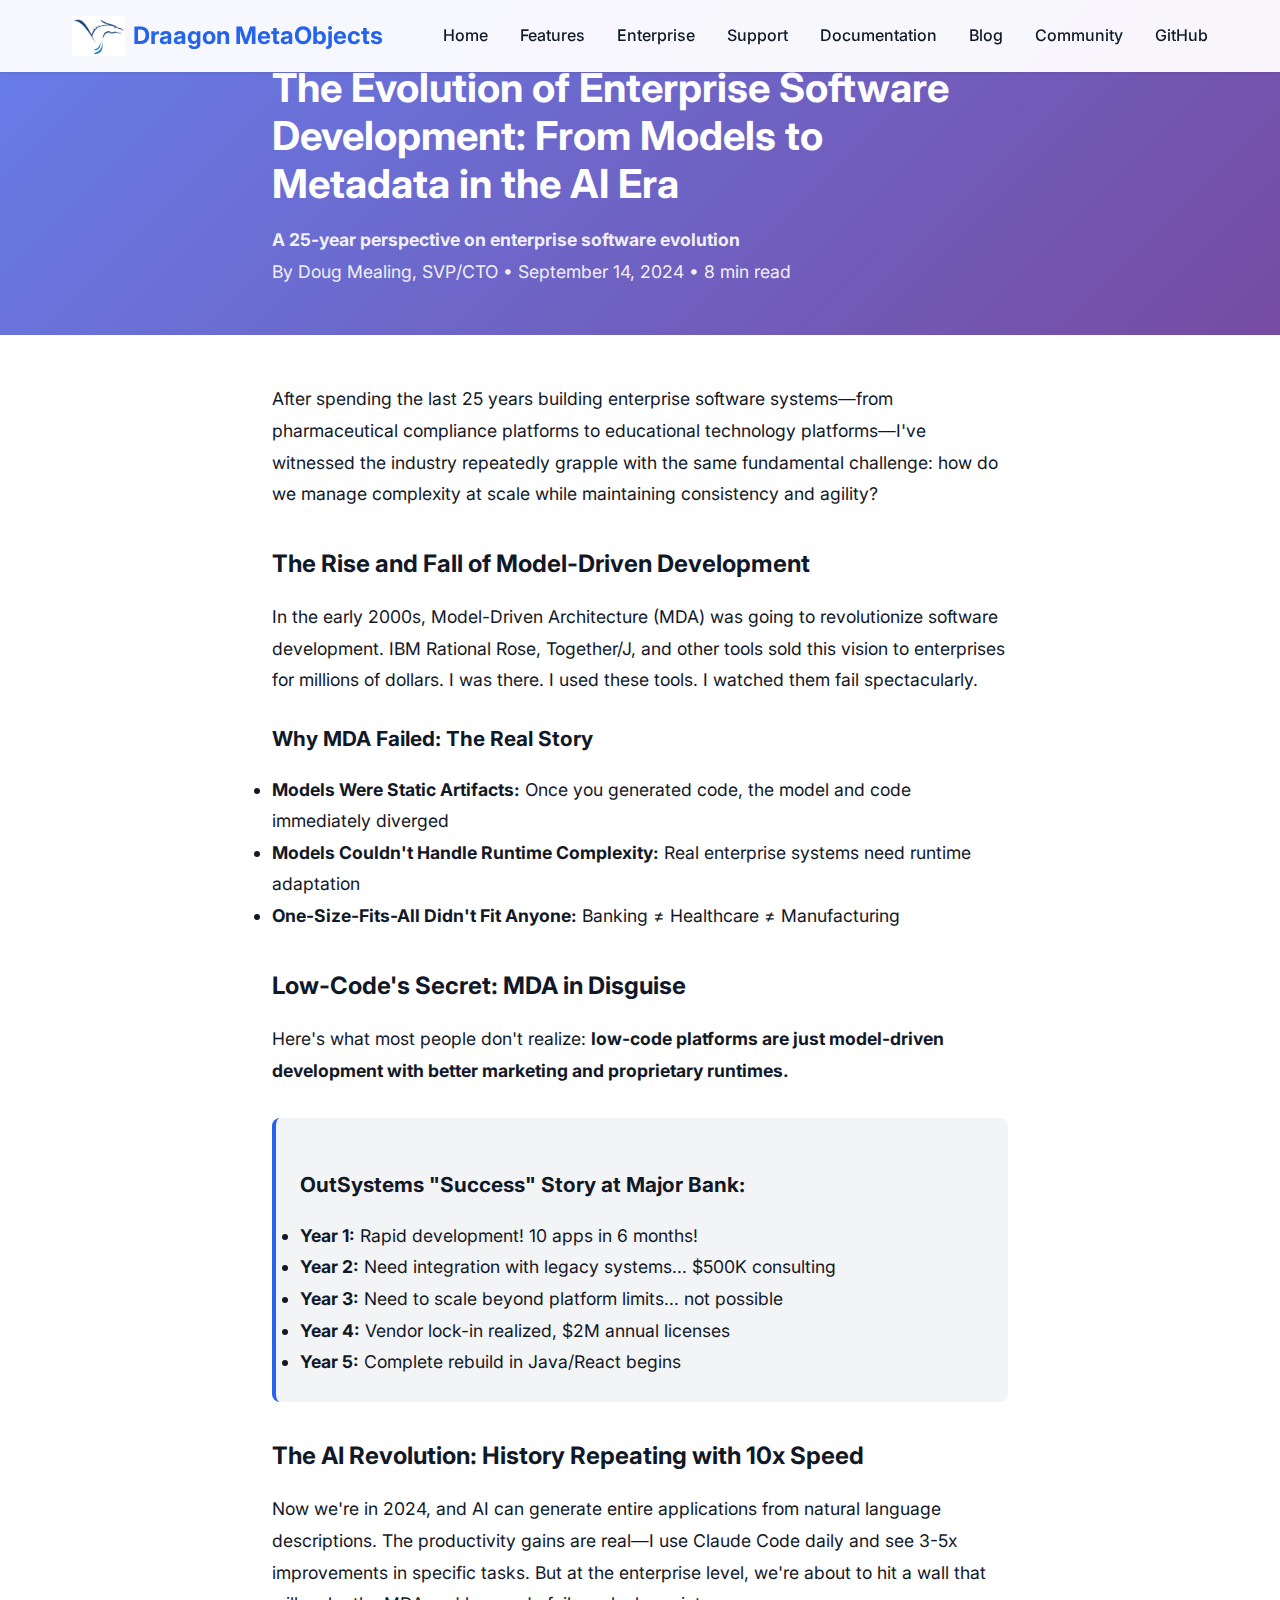
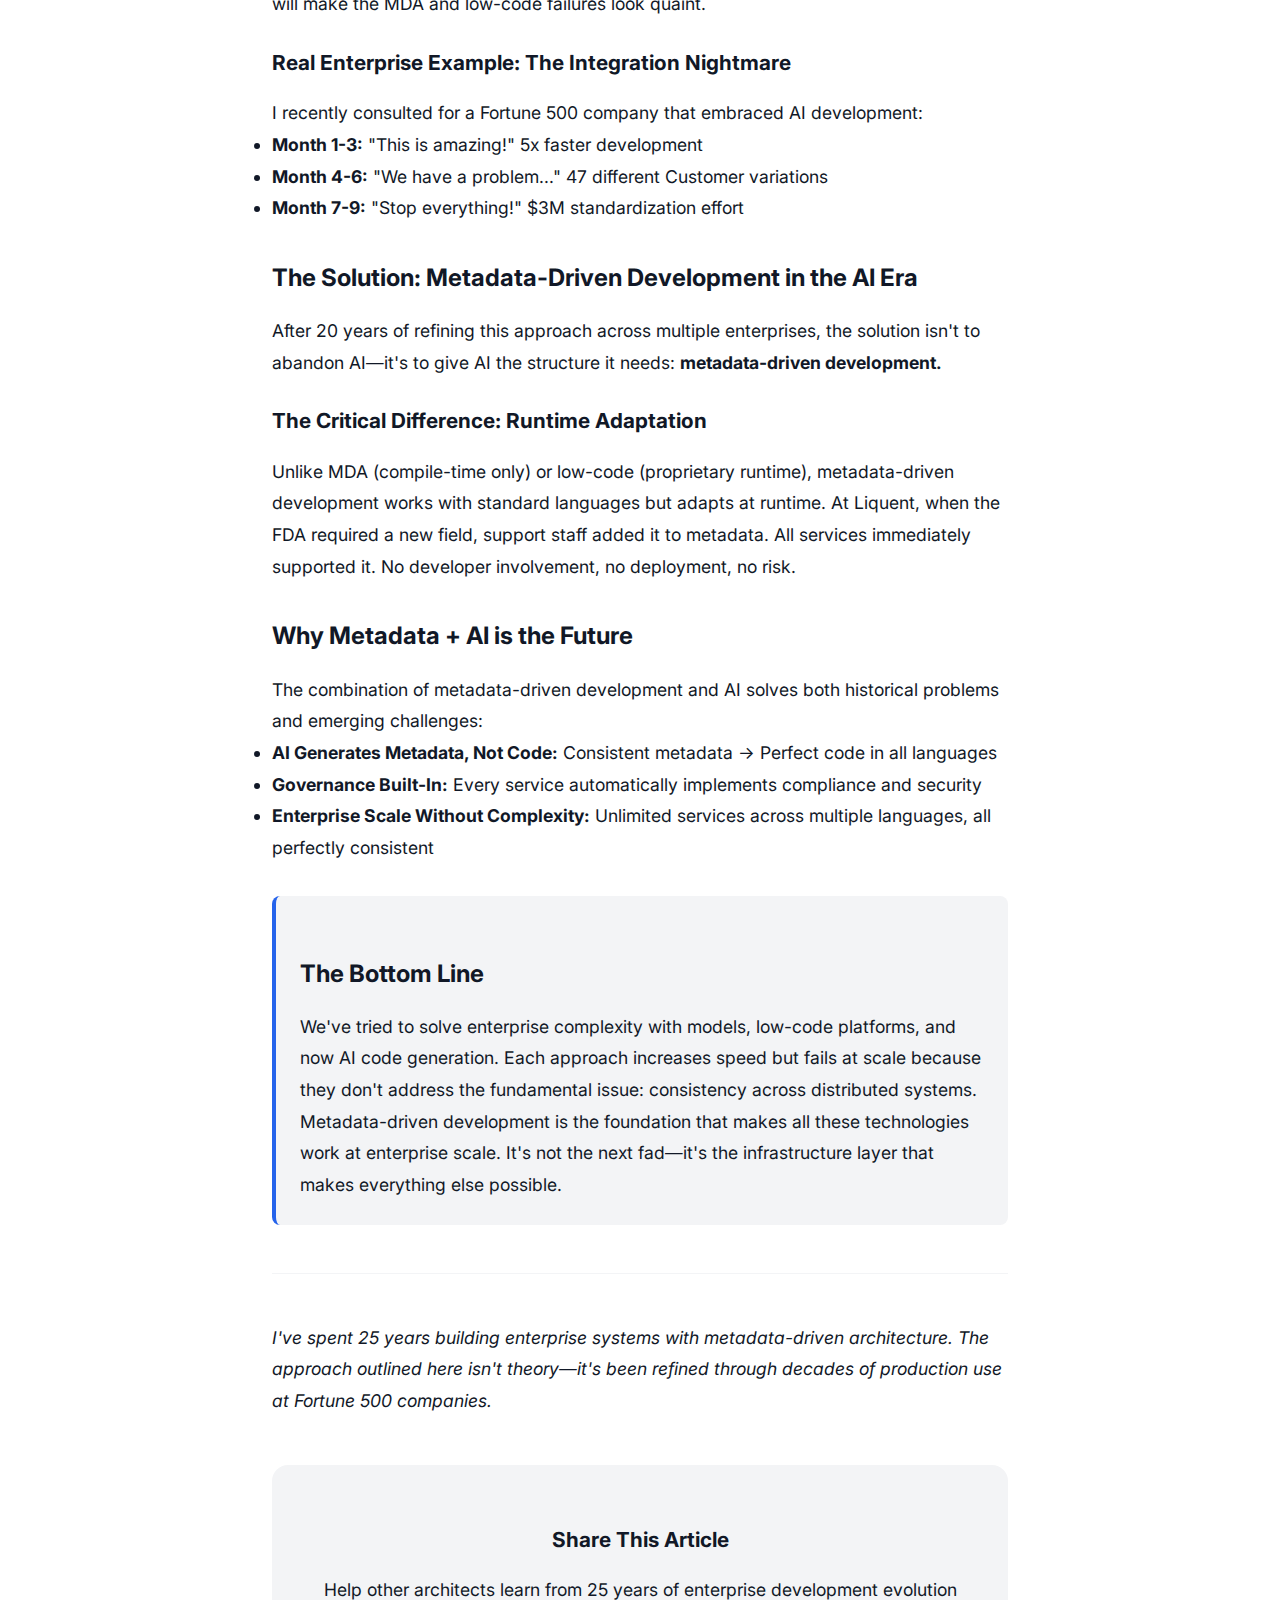
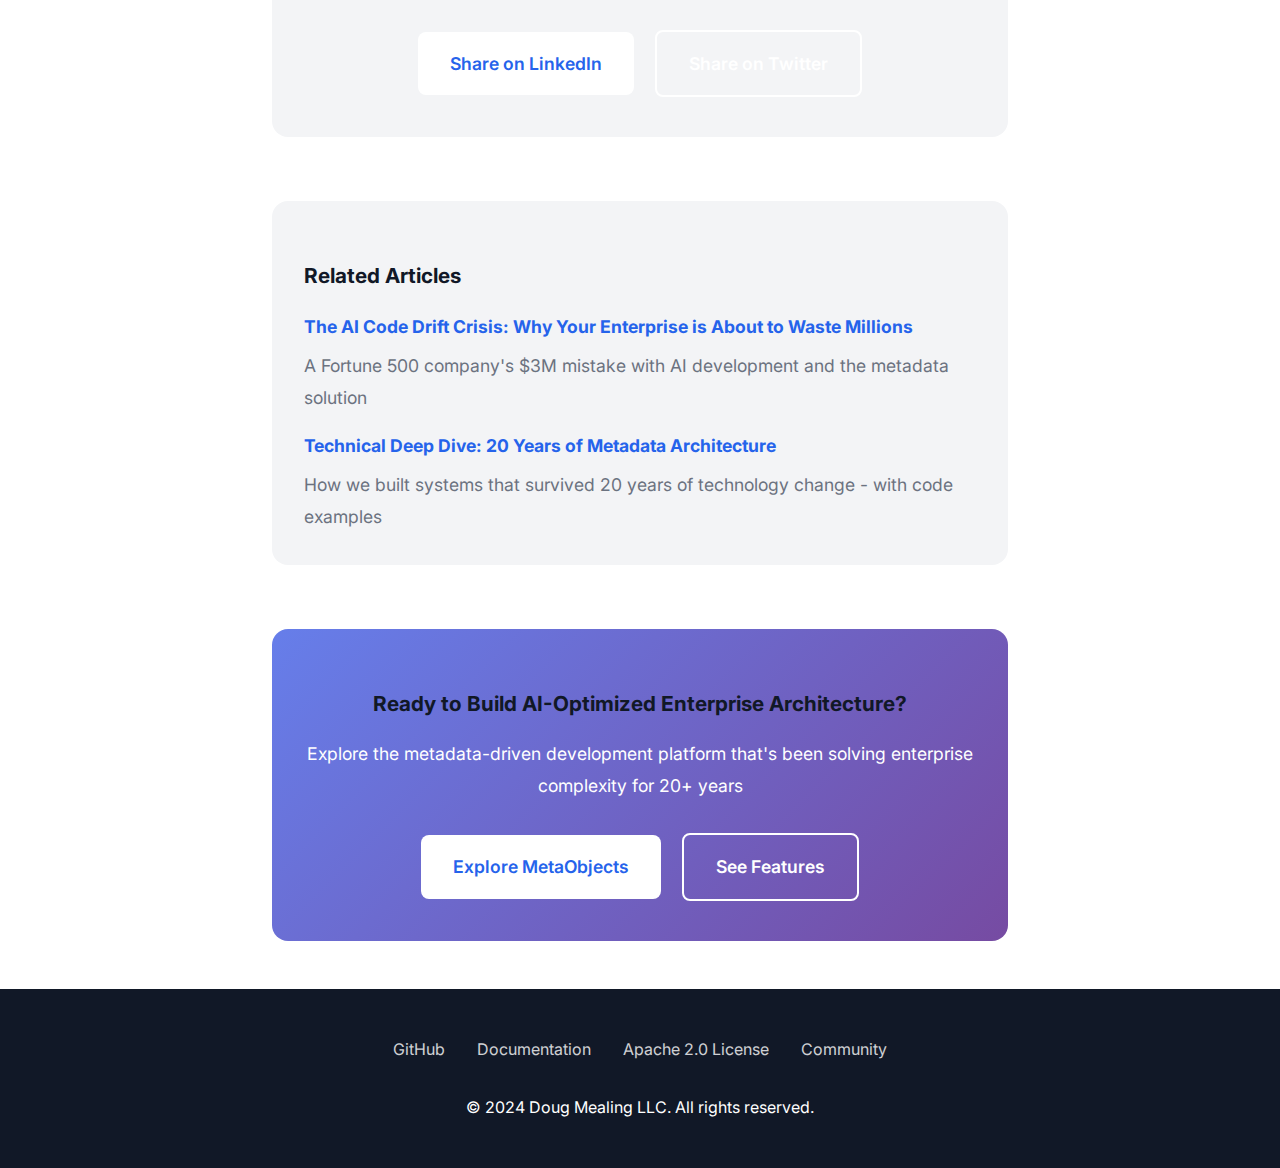
<file: metadata-evolution-enterprise.html>
<!DOCTYPE html>
<html lang="en">
<head>
    <meta charset="UTF-8">
    <meta name="viewport" content="width=device-width, initial-scale=1.0">
    <title>The Evolution of Enterprise Software Development | Draagon MetaObjects</title>
    <meta name="description" content="From Model-Driven Architecture to Metadata in the AI Era. A 25-year perspective on enterprise software evolution and the future of AI development.">
    <meta name="keywords" content="enterprise software evolution, model-driven development, metadata architecture, AI development, enterprise AI, MDA failure, low-code platforms">
    <meta name="author" content="Doug Mealing">
    <meta name="article:published_time" content="2024-09-14">
    <meta name="article:author" content="Doug Mealing">
    <meta name="article:section" content="Enterprise AI Development">
    
    <!-- Open Graph / Facebook -->
    <meta property="og:type" content="article">
    <meta property="og:url" content="https://draagon.github.io/metadata-evolution-enterprise.html">
    <meta property="og:title" content="The Evolution of Enterprise Software Development: From MDA to AI Era">
    <meta property="og:description" content="A 25-year perspective on enterprise software evolution. How Model-Driven Architecture failed, why low-code is MDA in disguise, and the future of AI development.">
    <meta property="og:image" content="https://draagon.github.io/images/logo.jpg">
    <meta property="og:image:width" content="1200">
    <meta property="og:image:height" content="630">
    
    <!-- Twitter -->
    <meta property="twitter:card" content="summary_large_image">
    <meta property="twitter:url" content="https://draagon.github.io/metadata-evolution-enterprise.html">
    <meta property="twitter:title" content="The Evolution of Enterprise Software Development: From MDA to AI Era">
    <meta property="twitter:description" content="A 25-year perspective on enterprise software evolution. How Model-Driven Architecture failed, why low-code is MDA in disguise, and the future of AI development.">
    <meta property="twitter:image" content="https://draagon.github.io/images/logo.jpg">
    
    <!-- Canonical URL -->
    <link rel="canonical" href="https://draagon.github.io/metadata-evolution-enterprise.html">
    
    <!-- Favicon -->
    <link rel="icon" type="image/jpeg" href="images/logo_head.jpg">
    <link rel="apple-touch-icon" href="images/logo_head.jpg">
    
    <!-- Google Analytics -->
    <script async src="https://www.googletagmanager.com/gtag/js?id=GA_MEASUREMENT_ID"></script>
    <script>
        window.dataLayer = window.dataLayer || [];
        function gtag(){dataLayer.push(arguments);}
        gtag('js', new Date());
        gtag('config', 'GA_MEASUREMENT_ID');
    </script>
    
    <!-- Fonts -->
    <link href="https://fonts.googleapis.com/css2?family=Inter:wght@300;400;500;600;700;800&display=swap" rel="stylesheet">
    
    <!-- Styles -->
    <link rel="stylesheet" href="styles.css">
    
    <!-- Article-specific styles -->
    <style>
        .article-header {
            background: linear-gradient(135deg, #667eea 0%, #764ba2 100%);
            color: white;
            padding: 4rem 2rem 2rem;
            margin-bottom: 3rem;
        }
        .article-header h1 {
            font-size: 2.5rem;
            margin-bottom: 1rem;
            line-height: 1.2;
        }
        .article-meta {
            opacity: 0.9;
            margin-bottom: 1rem;
        }
        .article-content {
            max-width: 800px;
            margin: 0 auto;
            padding: 0 2rem;
            line-height: 1.8;
            font-size: 1.1rem;
        }
        .article-content h2 {
            color: var(--dark);
            margin: 2rem 0 1rem 0;
            font-size: 1.5rem;
        }
        .article-content h3 {
            color: var(--dark);
            margin: 1.5rem 0 1rem 0;
            font-size: 1.3rem;
        }
        .callout {
            background: var(--light-gray);
            padding: 1.5rem;
            border-radius: 0.5rem;
            margin: 2rem 0;
            border-left: 4px solid var(--primary);
        }
        .share-buttons {
            text-align: center;
            margin: 3rem 0;
            padding: 2rem;
            background: var(--light-gray);
            border-radius: 1rem;
        }
    </style>
</head>
<body>
    <!-- Navigation -->
    <nav>
        <div class="nav-container">
            <a href="index.html" class="logo">
                <img src="images/logo_head.jpg" alt="Draagon Logo" />
                Draagon MetaObjects
            </a>
            <ul class="nav-links">
                <li><a href="index.html">Home</a></li>
                <li><a href="features.html">Features</a></li>
                <li><a href="enterprise.html">Enterprise</a></li>
                <li><a href="support.html">Support</a></li>
                <li><a href="docs.html">Documentation</a></li>
                <li><a href="blog.html">Blog</a></li>
                <li><a href="community.html">Community</a></li>
                <li><a href="https://github.com/Draagon/draagon-metaobjects" target="_blank">GitHub</a></li>
            </ul>
        </div>
    </nav>
    
    <!-- Article Header -->
    <header class="article-header">
        <div class="article-content">
            <h1>The Evolution of Enterprise Software Development: From Models to Metadata in the AI Era</h1>
            <div class="article-meta">
                <p><strong>A 25-year perspective on enterprise software evolution</strong></p>
                <p>By Doug Mealing, SVP/CTO • September 14, 2024 • 8 min read</p>
            </div>
        </div>
    </header>
    
    <!-- Article Content -->
    <article class="article-content">
        <p>After spending the last 25 years building enterprise software systems—from pharmaceutical compliance platforms to educational technology platforms—I've witnessed the industry repeatedly grapple with the same fundamental challenge: how do we manage complexity at scale while maintaining consistency and agility?</p>
        
        <h2>The Rise and Fall of Model-Driven Development</h2>
        <p>In the early 2000s, Model-Driven Architecture (MDA) was going to revolutionize software development. IBM Rational Rose, Together/J, and other tools sold this vision to enterprises for millions of dollars. I was there. I used these tools. I watched them fail spectacularly.</p>
        
        <h3>Why MDA Failed: The Real Story</h3>
        <ul>
            <li><strong>Models Were Static Artifacts:</strong> Once you generated code, the model and code immediately diverged</li>
            <li><strong>Models Couldn't Handle Runtime Complexity:</strong> Real enterprise systems need runtime adaptation</li>
            <li><strong>One-Size-Fits-All Didn't Fit Anyone:</strong> Banking ≠ Healthcare ≠ Manufacturing</li>
        </ul>
        
        <h2>Low-Code's Secret: MDA in Disguise</h2>
        <p>Here's what most people don't realize: <strong>low-code platforms are just model-driven development with better marketing and proprietary runtimes.</strong></p>
        
        <div class="callout">
            <h3>OutSystems "Success" Story at Major Bank:</h3>
            <ul>
                <li><strong>Year 1:</strong> Rapid development! 10 apps in 6 months!</li>
                <li><strong>Year 2:</strong> Need integration with legacy systems... $500K consulting</li>
                <li><strong>Year 3:</strong> Need to scale beyond platform limits... not possible</li>
                <li><strong>Year 4:</strong> Vendor lock-in realized, $2M annual licenses</li>
                <li><strong>Year 5:</strong> Complete rebuild in Java/React begins</li>
            </ul>
        </div>
        
        <h2>The AI Revolution: History Repeating with 10x Speed</h2>
        <p>Now we're in 2024, and AI can generate entire applications from natural language descriptions. The productivity gains are real—I use Claude Code daily and see 3-5x improvements in specific tasks. But at the enterprise level, we're about to hit a wall that will make the MDA and low-code failures look quaint.</p>
        
        <h3>Real Enterprise Example: The Integration Nightmare</h3>
        <p>I recently consulted for a Fortune 500 company that embraced AI development:</p>
        <ul>
            <li><strong>Month 1-3:</strong> "This is amazing!" 5x faster development</li>
            <li><strong>Month 4-6:</strong> "We have a problem..." 47 different Customer variations</li>
            <li><strong>Month 7-9:</strong> "Stop everything!" $3M standardization effort</li>
        </ul>
        
        <h2>The Solution: Metadata-Driven Development in the AI Era</h2>
        <p>After 20 years of refining this approach across multiple enterprises, the solution isn't to abandon AI—it's to give AI the structure it needs: <strong>metadata-driven development.</strong></p>
        
        <h3>The Critical Difference: Runtime Adaptation</h3>
        <p>Unlike MDA (compile-time only) or low-code (proprietary runtime), metadata-driven development works with standard languages but adapts at runtime. At Liquent, when the FDA required a new field, support staff added it to metadata. All services immediately supported it. No developer involvement, no deployment, no risk.</p>
        
        <h2>Why Metadata + AI is the Future</h2>
        <p>The combination of metadata-driven development and AI solves both historical problems and emerging challenges:</p>
        <ul>
            <li><strong>AI Generates Metadata, Not Code:</strong> Consistent metadata → Perfect code in all languages</li>
            <li><strong>Governance Built-In:</strong> Every service automatically implements compliance and security</li>
            <li><strong>Enterprise Scale Without Complexity:</strong> Unlimited services across multiple languages, all perfectly consistent</li>
        </ul>
        
        <div class="callout">
            <h2>The Bottom Line</h2>
            <p>We've tried to solve enterprise complexity with models, low-code platforms, and now AI code generation. Each approach increases speed but fails at scale because they don't address the fundamental issue: consistency across distributed systems.</p>
            <p>Metadata-driven development is the foundation that makes all these technologies work at enterprise scale. It's not the next fad—it's the infrastructure layer that makes everything else possible.</p>
        </div>
        
        <hr style="margin: 3rem 0; border: none; height: 1px; background: var(--light-gray);">
        
        <p><em>I've spent 25 years building enterprise systems with metadata-driven architecture. The approach outlined here isn't theory—it's been refined through decades of production use at Fortune 500 companies.</em></p>
        
        <div class="share-buttons">
            <h3>Share This Article</h3>
            <p>Help other architects learn from 25 years of enterprise development evolution</p>
            <div style="margin-top: 1rem;">
                <a href="https://www.linkedin.com/sharing/share-offsite/?url=https://draagon.github.io/metadata-evolution-enterprise.html" target="_blank" class="btn btn-primary" style="margin: 0.5rem;">Share on LinkedIn</a>
                <a href="https://twitter.com/intent/tweet?url=https://draagon.github.io/metadata-evolution-enterprise.html&text=The%20Evolution%20of%20Enterprise%20Software%20Development%3A%20From%20Models%20to%20Metadata%20in%20the%20AI%20Era" target="_blank" class="btn btn-secondary" style="margin: 0.5rem;">Share on Twitter</a>
            </div>
        </div>
        
        <!-- Related Articles -->
        <section style="margin: 4rem 0; padding: 2rem; background: var(--light-gray); border-radius: 1rem;">
            <h3>Related Articles</h3>
            <div style="display: grid; gap: 1rem; margin-top: 1rem;">
                <div>
                    <h4><a href="ai-code-drift-crisis.html" style="text-decoration: none; color: var(--primary);">The AI Code Drift Crisis: Why Your Enterprise is About to Waste Millions</a></h4>
                    <p style="margin: 0.5rem 0 0 0; color: var(--gray);">A Fortune 500 company's $3M mistake with AI development and the metadata solution</p>
                </div>
                <div>
                    <h4><a href="metadata-architecture-deep-dive.html" style="text-decoration: none; color: var(--primary);">Technical Deep Dive: 20 Years of Metadata Architecture</a></h4>
                    <p style="margin: 0.5rem 0 0 0; color: var(--gray);">How we built systems that survived 20 years of technology change - with code examples</p>
                </div>
            </div>
        </section>
        
        <!-- CTA -->
        <div style="text-align: center; margin: 3rem 0; padding: 2rem; background: var(--gradient); color: white; border-radius: 1rem;">
            <h3>Ready to Build AI-Optimized Enterprise Architecture?</h3>
            <p>Explore the metadata-driven development platform that's been solving enterprise complexity for 20+ years</p>
            <div style="margin-top: 1.5rem;">
                <a href="https://github.com/Draagon/draagon-metaobjects" class="btn btn-primary" target="_blank" style="background: white; color: var(--primary); margin: 0.5rem;">Explore MetaObjects</a>
                <a href="features.html" class="btn btn-secondary" style="border-color: white; color: white; margin: 0.5rem;">See Features</a>
            </div>
        </div>
    </article>
    
    <!-- Footer -->
    <footer>
        <div class="footer-content">
            <div class="footer-links">
                <a href="https://github.com/Draagon/draagon-metaobjects" target="_blank">GitHub</a>
                <a href="https://github.com/Draagon/draagon-metaobjects/blob/main/README.md" target="_blank">Documentation</a>
                <a href="https://github.com/Draagon/draagon-metaobjects/blob/main/LICENSE" target="_blank">Apache 2.0 License</a>
                <a href="https://github.com/Draagon/draagon-metaobjects/discussions" target="_blank">Community</a>
            </div>
            <p>&copy; 2024 Doug Mealing LLC. All rights reserved.</p>
        </div>
    </footer>
    
    <!-- Scripts -->
    <script src="script.js"></script>
    
    <!-- Structured Data for Article -->
    <script type="application/ld+json">
    {
        "@context": "https://schema.org",
        "@type": "Article",
        "headline": "The Evolution of Enterprise Software Development: From Models to Metadata in the AI Era",
        "description": "A 25-year perspective on enterprise software evolution. How Model-Driven Architecture failed, why low-code is MDA in disguise, and the future of AI development.",
        "author": {
            "@type": "Person",
            "name": "Doug Mealing"
        },
        "datePublished": "2024-09-14",
        "dateModified": "2024-09-14",
        "publisher": {
            "@type": "Organization",
            "name": "Draagon MetaObjects",
            "logo": {
                "@type": "ImageObject",
                "url": "https://draagon.github.io/images/logo.jpg"
            }
        },
        "mainEntityOfPage": {
            "@type": "WebPage",
            "@id": "https://draagon.github.io/metadata-evolution-enterprise.html"
        },
        "image": "https://draagon.github.io/images/logo.jpg"
    }
    </script>
</body>
</html>
</file>
<file: styles.css>
* {
    margin: 0;
    padding: 0;
    box-sizing: border-box;
}

:root {
    --primary: #2563eb;
    --primary-dark: #1e40af;
    --secondary: #10b981;
    --dark: #111827;
    --gray: #6b7280;
    --light-gray: #f3f4f6;
    --white: #ffffff;
    --gradient: linear-gradient(135deg, #667eea 0%, #764ba2 100%);
}

body {
    font-family: 'Inter', -apple-system, BlinkMacSystemFont, sans-serif;
    color: var(--dark);
    line-height: 1.6;
    overflow-x: hidden;
}

/* Navigation */
nav {
    position: fixed;
    top: 0;
    width: 100%;
    background: rgba(255, 255, 255, 0.95);
    backdrop-filter: blur(10px);
    z-index: 1000;
    box-shadow: 0 1px 3px rgba(0,0,0,0.1);
}

.nav-container {
    max-width: 1200px;
    margin: 0 auto;
    padding: 1rem 2rem;
    display: flex;
    justify-content: space-between;
    align-items: center;
}

.logo {
    font-size: 1.5rem;
    font-weight: 700;
    color: var(--primary);
    display: flex;
    align-items: center;
    gap: 0.5rem;
    text-decoration: none;
}

.logo img {
    height: 40px;
    width: auto;
}

.nav-links {
    display: flex;
    gap: 2rem;
    list-style: none;
}

.nav-links a {
    color: var(--dark);
    text-decoration: none;
    font-weight: 500;
    transition: color 0.3s;
}

.nav-links a:hover {
    color: var(--primary);
}

/* Hero Section */
.hero {
    padding: 8rem 2rem 4rem;
    background: linear-gradient(135deg, #667eea 0%, #764ba2 100%);
    position: relative;
    overflow: hidden;
}

.hero::before {
    content: '';
    position: absolute;
    top: 0;
    left: 0;
    right: 0;
    bottom: 0;
    background: url('data:image/svg+xml,<svg xmlns="http://www.w3.org/2000/svg" viewBox="0 0 1440 320"><path fill="%23ffffff" fill-opacity="0.1" d="M0,96L48,112C96,128,192,160,288,160C384,160,480,128,576,112C672,96,768,96,864,112C960,128,1056,160,1152,160C1248,160,1344,128,1392,112L1440,96L1440,320L1392,320C1344,320,1248,320,1152,320C1056,320,960,320,864,320C768,320,672,320,576,320C480,320,384,320,288,320C192,320,96,320,48,320L0,320Z"></path></svg>') no-repeat bottom;
    background-size: cover;
}

.hero-content {
    max-width: 1200px;
    margin: 0 auto;
    text-align: center;
    position: relative;
    z-index: 1;
}

.hero h1 {
    font-size: 3.5rem;
    font-weight: 800;
    color: var(--white);
    margin-bottom: 1.5rem;
    line-height: 1.2;
}

.hero .tagline {
    font-size: 1.5rem;
    color: rgba(255, 255, 255, 0.9);
    margin-bottom: 2rem;
    font-weight: 300;
}

.hero-buttons {
    display: flex;
    gap: 1rem;
    justify-content: center;
    flex-wrap: wrap;
}

.btn {
    padding: 1rem 2rem;
    border-radius: 0.5rem;
    text-decoration: none;
    font-weight: 600;
    transition: all 0.3s;
    display: inline-block;
}

.btn-primary {
    background: var(--white);
    color: var(--primary);
}

.btn-primary:hover {
    transform: translateY(-2px);
    box-shadow: 0 10px 20px rgba(0,0,0,0.2);
}

.btn-secondary {
    background: transparent;
    color: var(--white);
    border: 2px solid var(--white);
}

.btn-secondary:hover {
    background: var(--white);
    color: var(--primary);
}

/* Section Styles */
.section {
    padding: 5rem 2rem;
}

.section-header {
    text-align: center;
    max-width: 800px;
    margin: 0 auto 4rem;
}

.section-header h2 {
    font-size: 2.5rem;
    font-weight: 700;
    margin-bottom: 1rem;
    color: var(--dark);
}

.section-header p {
    font-size: 1.2rem;
    color: var(--gray);
}

/* Features Section */
.features {
    padding: 5rem 2rem;
    background: var(--white);
}

.features-grid {
    max-width: 1200px;
    margin: 0 auto;
    display: grid;
    grid-template-columns: repeat(auto-fit, minmax(300px, 1fr));
    gap: 2rem;
}

.feature-card {
    padding: 2rem;
    background: var(--light-gray);
    border-radius: 1rem;
    transition: all 0.3s;
}

.feature-card:hover {
    transform: translateY(-5px);
    box-shadow: 0 10px 30px rgba(0,0,0,0.1);
    background: var(--white);
}

.feature-icon {
    width: 60px;
    height: 60px;
    background: var(--gradient);
    border-radius: 1rem;
    display: flex;
    align-items: center;
    justify-content: center;
    margin-bottom: 1.5rem;
    font-size: 1.5rem;
    color: var(--white);
}

.feature-card h3 {
    font-size: 1.3rem;
    margin-bottom: 1rem;
    color: var(--dark);
}

.feature-card p {
    color: var(--gray);
    line-height: 1.8;
}

/* Architecture Section */
.architecture {
    padding: 5rem 2rem;
    background: var(--light-gray);
}

.architecture-content {
    max-width: 1200px;
    margin: 0 auto;
    display: grid;
    grid-template-columns: 1fr 1fr;
    gap: 4rem;
    align-items: center;
}

.architecture-text h2 {
    font-size: 2.5rem;
    margin-bottom: 1.5rem;
    color: var(--dark);
}

.architecture-text p {
    font-size: 1.1rem;
    color: var(--gray);
    margin-bottom: 1.5rem;
}

.code-block {
    background: #1e293b;
    color: #e2e8f0;
    padding: 2rem;
    border-radius: 1rem;
    font-family: 'Courier New', monospace;
    overflow-x: auto;
    box-shadow: 0 10px 30px rgba(0,0,0,0.2);
}

.code-block pre {
    margin: 0;
    font-size: 0.9rem;
    line-height: 1.6;
}

/* Benefits Section */
.benefits {
    padding: 5rem 2rem;
    background: var(--white);
}

.benefits-grid {
    max-width: 1200px;
    margin: 0 auto;
    display: grid;
    grid-template-columns: repeat(auto-fit, minmax(250px, 1fr));
    gap: 2rem;
}

.benefit-item {
    text-align: center;
    padding: 2rem;
}

.benefit-number {
    font-size: 3rem;
    font-weight: 800;
    background: var(--gradient);
    -webkit-background-clip: text;
    -webkit-text-fill-color: transparent;
    margin-bottom: 1rem;
}

.benefit-label {
    font-size: 1.2rem;
    color: var(--dark);
    font-weight: 600;
}

.benefit-description {
    color: var(--gray);
    margin-top: 0.5rem;
}

/* CTA Section */
.cta {
    padding: 5rem 2rem;
    background: var(--gradient);
    text-align: center;
    color: var(--white);
}

.cta h2 {
    font-size: 2.5rem;
    margin-bottom: 1.5rem;
}

.cta p {
    font-size: 1.2rem;
    margin-bottom: 2rem;
    opacity: 0.95;
}

/* Footer */
footer {
    padding: 3rem 2rem;
    background: var(--dark);
    color: var(--white);
    text-align: center;
}

.footer-content {
    max-width: 1200px;
    margin: 0 auto;
}

.footer-links {
    display: flex;
    justify-content: center;
    gap: 2rem;
    margin-bottom: 2rem;
    flex-wrap: wrap;
}

.footer-links a {
    color: var(--white);
    text-decoration: none;
    opacity: 0.8;
    transition: opacity 0.3s;
}

.footer-links a:hover {
    opacity: 1;
}

/* Page Layout */
.page-container {
    max-width: 1200px;
    margin: 0 auto;
    padding: 8rem 2rem 4rem;
}

.page-header {
    text-align: center;
    margin-bottom: 4rem;
}

.page-header h1 {
    font-size: 3rem;
    font-weight: 800;
    color: var(--dark);
    margin-bottom: 1rem;
}

.page-header p {
    font-size: 1.2rem;
    color: var(--gray);
    max-width: 600px;
    margin: 0 auto;
}

/* Content Grid */
.content-grid {
    display: grid;
    grid-template-columns: repeat(auto-fit, minmax(300px, 1fr));
    gap: 2rem;
    margin-bottom: 4rem;
}

.content-card {
    padding: 2rem;
    background: var(--light-gray);
    border-radius: 1rem;
}

.content-card h3 {
    font-size: 1.5rem;
    margin-bottom: 1rem;
    color: var(--dark);
}

.content-card p {
    color: var(--gray);
    line-height: 1.8;
    margin-bottom: 1rem;
}

.content-card ul {
    color: var(--gray);
    line-height: 1.8;
    margin-left: 1.5rem;
}

.content-card li {
    margin-bottom: 0.5rem;
}

/* Code Examples */
.example-block {
    background: var(--light-gray);
    padding: 2rem;
    border-radius: 1rem;
    margin-bottom: 2rem;
}

.example-block h4 {
    font-size: 1.2rem;
    margin-bottom: 1rem;
    color: var(--dark);
}

.tabs {
    display: flex;
    gap: 1rem;
    margin-bottom: 1rem;
    border-bottom: 2px solid var(--white);
}

.tab {
    padding: 0.5rem 1rem;
    background: transparent;
    border: none;
    color: var(--gray);
    cursor: pointer;
    transition: all 0.3s;
}

.tab.active {
    color: var(--primary);
    border-bottom: 2px solid var(--primary);
}

.tab-content {
    display: none;
}

.tab-content.active {
    display: block;
}

/* Responsive */
@media (max-width: 768px) {
    .hero h1 {
        font-size: 2.5rem;
    }
    
    .hero .tagline {
        font-size: 1.2rem;
    }
    
    .architecture-content {
        grid-template-columns: 1fr;
    }
    
    .nav-links {
        display: none;
    }
    
    .page-header h1 {
        font-size: 2rem;
    }
    
    .hero-buttons {
        flex-direction: column;
        align-items: center;
    }
    
    .btn {
        width: 100%;
        max-width: 300px;
    }
}

/* Animations */
@keyframes fadeInUp {
    from {
        opacity: 0;
        transform: translateY(30px);
    }
    to {
        opacity: 1;
        transform: translateY(0);
    }
}

.fade-in-up {
    animation: fadeInUp 0.6s ease-out;
}

/* Syntax Highlighting */
.hljs {
    background: #1e293b !important;
    color: #e2e8f0 !important;
}

.hljs-keyword {
    color: #fbbf24;
}

.hljs-string {
    color: #34d399;
}

.hljs-number {
    color: #f87171;
}

.hljs-comment {
    color: #9ca3af;
}
</file>
